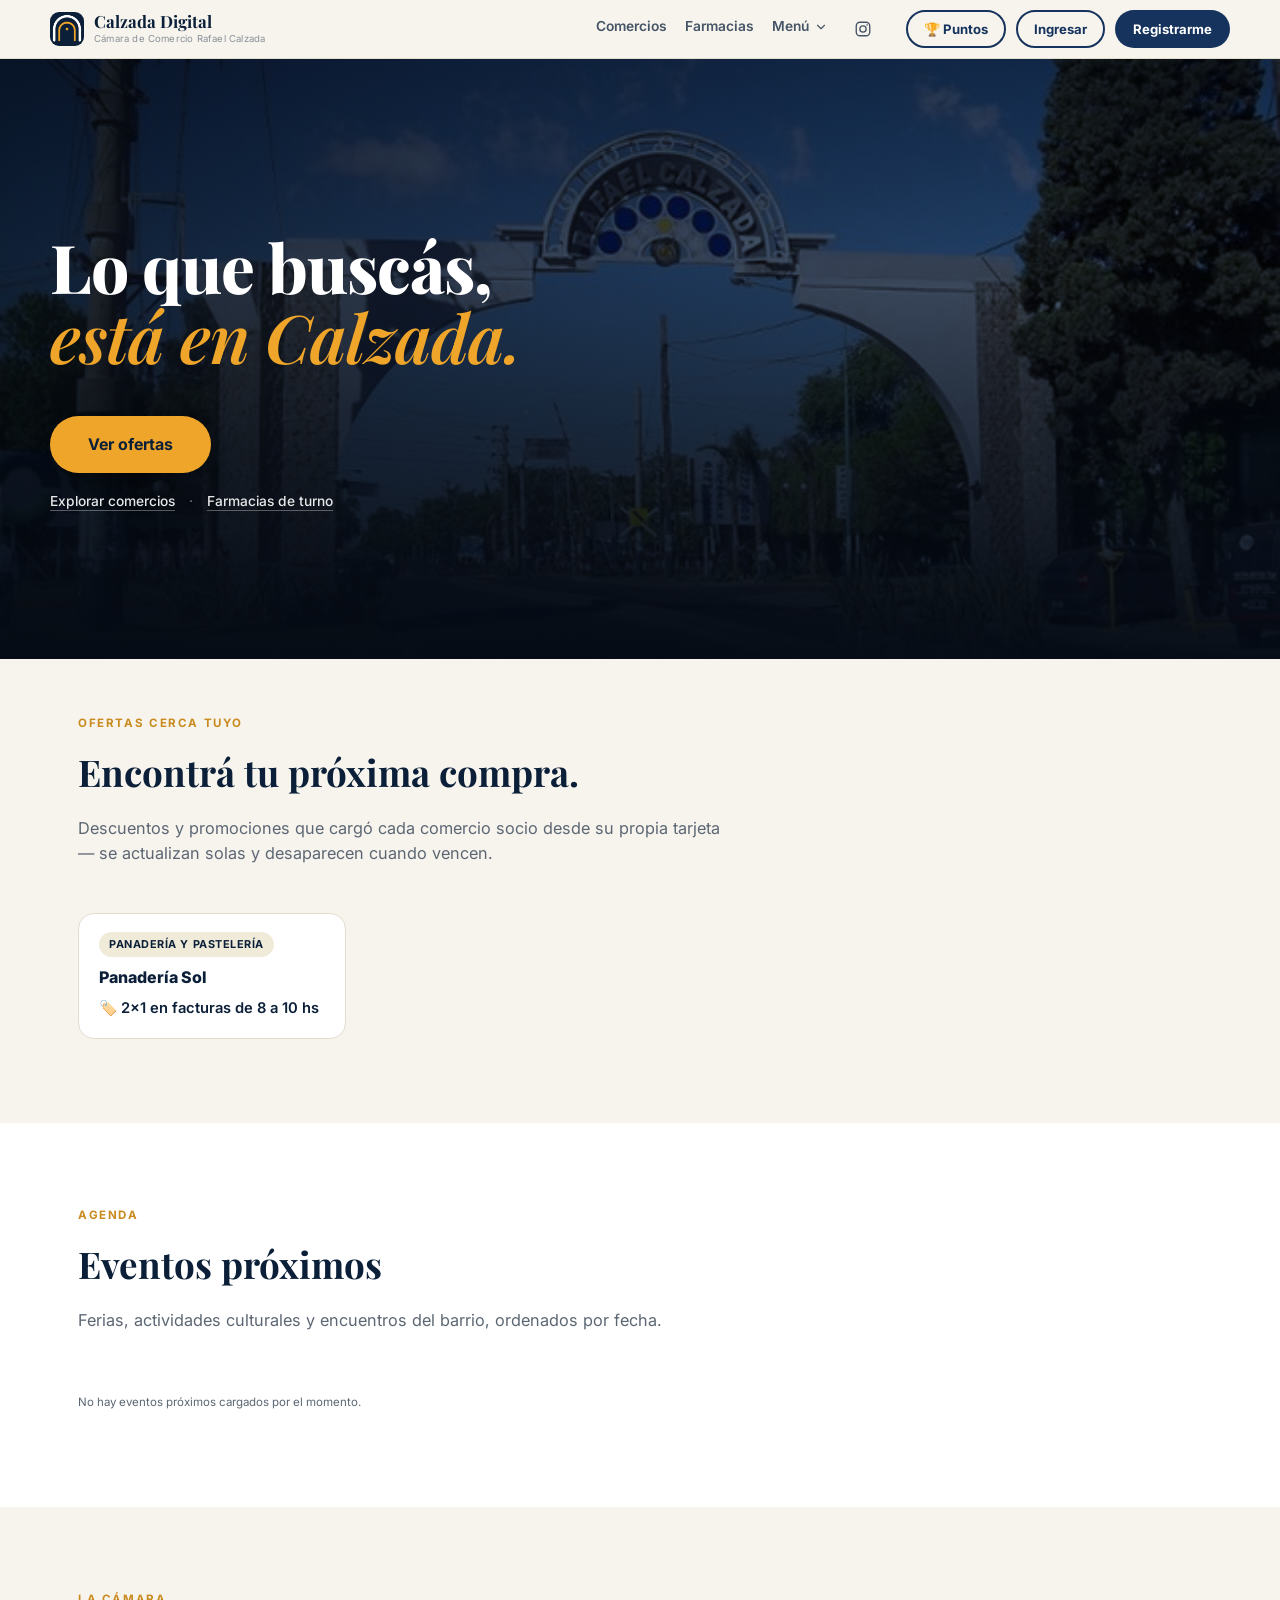
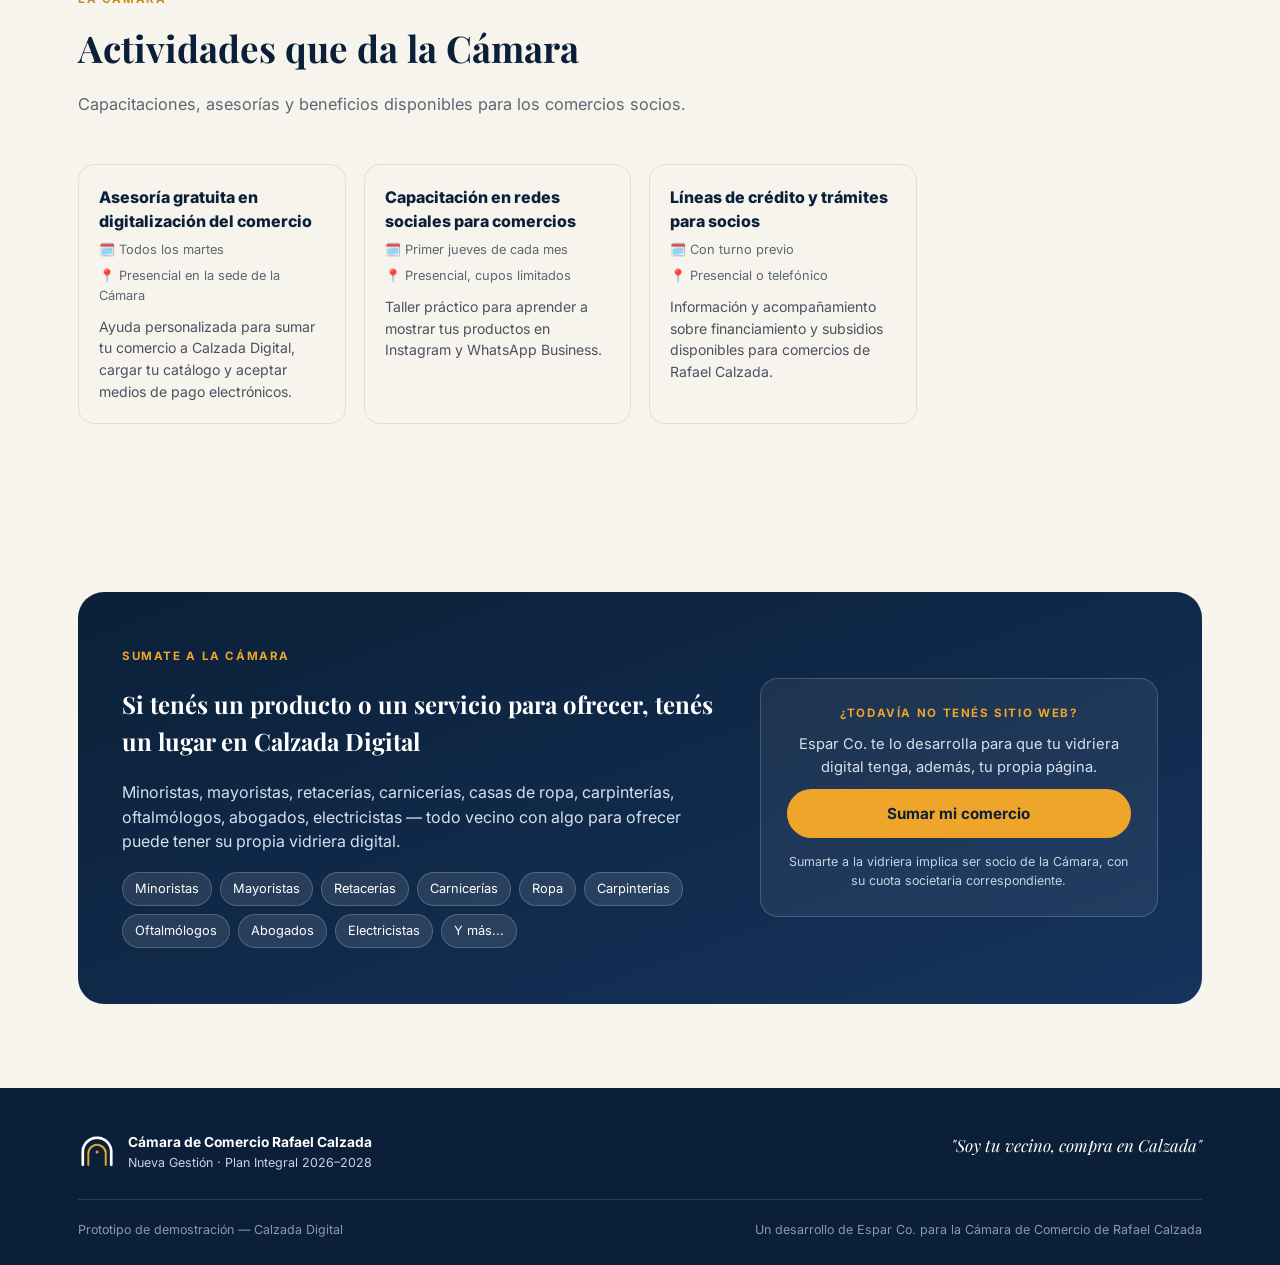
<file: index.html>
<!DOCTYPE html>
<html lang="es">
<head>
<meta charset="UTF-8">
<title>Calzada Digital — Cámara de Comercio Rafael Calzada</title>
<meta name="viewport" content="width=device-width, initial-scale=1.0">
<meta name="description" content="Calzada Digital — la vidriera digital de la Cámara de Comercio de Rafael Calzada. Prototipo de demostración.">
<link rel="icon" type="image/x-icon" href="favicon.ico">
<link rel="manifest" href="manifest.json">
<meta name="theme-color" content="#0b2038">
<link rel="apple-touch-icon" href="assets/img/icons/apple-touch-icon.png">
<meta name="apple-mobile-web-app-capable" content="yes">
<meta name="apple-mobile-web-app-status-bar-style" content="black-translucent">
<meta name="apple-mobile-web-app-title" content="Calzada Digital">
<link rel="stylesheet" href="assets/style.css">
<link rel="stylesheet" href="assets/calzada-digital.css">
</head>
<body data-page="home">


<header>
  <div class="wrap nav">
    <a href="index.html" class="brand">
      <img src="assets/img/logo.png" alt="Calzada Digital">
      <div class="brand-text">
        <div class="b1">Calzada Digital</div>
        <div class="b2">Cámara de Comercio Rafael Calzada</div>
      </div>
    </a>
    <div class="nav-collapse" id="navCollapse">
      <nav class="links">
        <a href="vidriera.html">Comercios</a>
        <a href="farmacias.html">Farmacias</a>
        <div class="nav-dropdown" id="navDropdown">
          <button class="nav-dropdown-toggle" id="navDropdownToggle" type="button" aria-haspopup="true" aria-expanded="false" aria-controls="navDropdownMenu">
            Menú
            <svg viewBox="0 0 24 24" width="14" height="14" fill="none" stroke="currentColor" stroke-width="2" stroke-linecap="round" stroke-linejoin="round"><polyline points="6 9 12 15 18 9"/></svg>
          </button>
          <div class="nav-dropdown-menu" id="navDropdownMenu">
            <a href="conoce-el-barrio.html">Conocé el barrio</a>
            <a href="vidriera.html#fase2">Comparar Productos</a>
            <a href="index.html#sumate">Sumá tu comercio</a>
          </div>
        </div>
        <!-- Instagram de la Cámara: FALTA EL LINK REAL. Reemplazá el href de abajo apenas la Cámara tenga su cuenta de Instagram. -->
        <a class="nav-instagram" href="https://instagram.com/COMPLETAR-INSTAGRAM-CAMARA" target="_blank" rel="noopener" aria-label="Instagram de la Cámara de Comercio (completar link)" title="Completar: falta el link de Instagram de la Cámara">
          <svg viewBox="0 0 24 24" width="18" height="18" fill="none" stroke="currentColor" stroke-width="1.8"><rect x="3" y="3" width="18" height="18" rx="5"/><circle cx="12" cy="12" r="4.2"/><circle cx="17.4" cy="6.6" r="1.1" fill="currentColor" stroke="none"/></svg>
        </a>
      </nav>
      <div class="nav-actions" id="navActions"></div>
    </div>
    <button class="burger" id="burgerBtn" type="button" aria-label="Abrir menú" aria-expanded="false" aria-controls="navCollapse">
      <svg class="burger-icon burger-icon-open" viewBox="0 0 24 24" width="22" height="22" fill="none" stroke="currentColor" stroke-width="2" stroke-linecap="round"><line x1="3" y1="6" x2="21" y2="6"/><line x1="3" y1="12" x2="21" y2="12"/><line x1="3" y1="18" x2="21" y2="18"/></svg>
      <svg class="burger-icon burger-icon-close" viewBox="0 0 24 24" width="22" height="22" fill="none" stroke="currentColor" stroke-width="2" stroke-linecap="round"><line x1="6" y1="6" x2="18" y2="18"/><line x1="6" y1="18" x2="18" y2="6"/></svg>
    </button>
  </div>
</header>

<section class="hero" id="inicio">
  <div class="wrap hero-inner">
    <div class="hero-copy">
      <h1 class="hero-h1"><span class="hero-h1-main">Lo que buscás,</span><span class="hero-h1-accent">está en Calzada.</span></h1>
      <div class="hero-actions">
        <a href="#ofertas" class="btn-hero-primary">Ver ofertas</a>
        <p class="hero-links">
          <a href="vidriera.html">Explorar comercios</a>
          <span aria-hidden="true">·</span>
          <a href="farmacias.html">Farmacias de turno</a>
        </p>
      </div>
    </div>
  </div>
</section>

<section id="ofertas" style="padding-top:56px;">
  <div class="wrap">
    <div class="section-head">
      <div class="eyebrow">Ofertas cerca tuyo</div>
      <h2 class="serif">Encontrá tu próxima compra.</h2>
      <p>Descuentos y promociones que cargó cada comercio socio desde su propia tarjeta — se actualizan solas y desaparecen cuando vencen.</p>
    </div>
    <div id="ofertasLista" class="ofertas-grid"></div>
    <p class="example-tag hidden" id="ofertasVacio">Todavía no hay ofertas cargadas para esta semana — a medida que los comercios socios carguen la suya desde "Mi comercio", van a aparecer acá.</p>
  </div>
</section>

<section class="section-alt" id="eventos">
  <div class="wrap">
    <div class="section-head">
      <div class="eyebrow">Agenda</div>
      <h2 class="serif">Eventos próximos</h2>
      <p>Ferias, actividades culturales y encuentros del barrio, ordenados por fecha.</p>
    </div>
    <div id="eventosLista" class="eventos-list"></div>
    <p class="example-tag hidden" id="eventosVacio">No hay eventos próximos cargados por el momento.</p>
  </div>
</section>

<section id="actividades-camara">
  <div class="wrap">
    <div class="section-head">
      <div class="eyebrow">La Cámara</div>
      <h2 class="serif">Actividades que da la Cámara</h2>
      <p>Capacitaciones, asesorías y beneficios disponibles para los comercios socios.</p>
    </div>
    <div id="actividadesLista" class="actividades-grid"></div>
    <p class="example-tag hidden" id="actividadesVacio">Todavía no hay actividades cargadas.</p>
  </div>
</section>

<section id="sumate">
  <div class="wrap">
    <div class="sumate">
      <div>
        <div class="eyebrow" style="color:var(--gold);">Sumate a la Cámara</div>
        <h2 class="serif">Si tenés un producto o un servicio para ofrecer, tenés un lugar en Calzada Digital</h2>
        <p>Minoristas, mayoristas, retacerías, carnicerías, casas de ropa, carpinterías, oftalmólogos, abogados, electricistas — todo vecino con algo para ofrecer puede tener su propia vidriera digital.</p>
        <div class="rubros-tags">
          <span>Minoristas</span><span>Mayoristas</span><span>Retacerías</span><span>Carnicerías</span>
          <span>Ropa</span><span>Carpinterías</span><span>Oftalmólogos</span><span>Abogados</span><span>Electricistas</span><span>Y más...</span>
        </div>
      </div>
      <div class="sumate-card" id="sumateFormBtn">
        <div class="eyebrow" style="color:var(--gold);">¿Todavía no tenés sitio web?</div>
        <p style="margin:10px 0 0;font-size:.92rem;">Espar Co. te lo desarrolla para que tu vidriera digital tenga, además, tu propia página.</p>
        <button class="btn btn-gold" onclick="toggleSumateForm()">Sumar mi comercio</button>
        <p style="margin:14px 0 0;font-size:.78rem;color:#c7d2e3;">Sumarte a la vidriera implica ser socio de la Cámara, con su cuota societaria correspondiente.</p>
      </div>
    </div>

    <div class="sumate-form-card hidden" id="sumateFormWrap">
      <h3>Sumá tu comercio a la Cámara</h3>
      <p class="sub">Completá estos datos para crear tu cuenta. Una vez aprobado, vas a poder cargar la descripción, las etiquetas de búsqueda y el resto de tu tarjeta desde el botón "🏪 Mi comercio" del menú.</p>
      <div class="sumate-pending-note">⏳ <b>Tu cuenta queda pendiente de aprobación de la Cámara</b> — puede demorar hasta 10 días hábiles. Mientras tanto podés iniciar sesión, pero todavía no vas a poder sumar puntos a tus clientes ni tu comercio va a aparecer en la vidriera pública. Volvé a entrar más adelante para ver si ya te habilitaron.</div>

      <form class="form-panel" id="formComerciante" onsubmit="return submitForm(event,'comerciante')">
        <div class="form-group"><label>Nombre del comercio</label><input type="text" id="comercianteNombre" required maxlength="100"></div>
        <div class="form-group"><label>Rubro</label>
          <select required id="rubroFormSelect"></select>
        </div>
        <div class="form-group"><label>Correo electrónico</label><input type="email" id="comercianteEmail" required maxlength="120" pattern="[a-zA-Z0-9._%+-]+@[a-zA-Z0-9.-]+\.[a-zA-Z]{2,}" title="Ingresá un correo válido, con @ y un dominio (ej: nombre@ejemplo.com)"></div>
        <div class="form-group"><label>Teléfono</label>
          <div class="phone-input"><span class="phone-input-prefix">11</span><input type="tel" id="comercianteTelefono" required inputmode="numeric" maxlength="8" pattern="[0-9]{8}" placeholder="1234 5678" title="Los 8 números que siguen del 11, sin espacios"></div>
        </div>
        <div class="form-group">
          <label>Contraseña</label>
          <div class="pw-field">
            <input type="password" id="comerciantePassword" required minlength="8" maxlength="72">
            <button type="button" class="pw-toggle" data-target="comerciantePassword" aria-label="Mostrar contraseña">👁️</button>
          </div>
          <div class="pw-strength"><div class="pw-strength-fill" id="comerciantePwStrengthFill"></div></div>
          <span class="pw-strength-label" id="comerciantePwStrengthLabel"></span>
          <ul class="pw-checklist" id="comerciantePwChecklist">
            <li data-rule="len">Mínimo 8 caracteres</li>
            <li data-rule="upper">Una letra mayúscula</li>
            <li data-rule="num">Un número</li>
          </ul>
        </div>
        <div class="form-group"><label>Confirmar contraseña</label>
          <div class="pw-field">
            <input type="password" id="comerciantePassword2" required maxlength="72">
            <button type="button" class="pw-toggle" data-target="comerciantePassword2" aria-label="Mostrar contraseña">👁️</button>
          </div>
        </div>
        <div class="form-group"><label>Dirección</label><input type="text" id="comercianteDireccion" required maxlength="150" placeholder="Calle y altura, Rafael Calzada"></div>
        <div class="form-group"><label>¿Ya tenés sitio web?</label>
          <select id="tieneSitio"><option value="no">No, me gustaría tener uno</option><option value="si">Sí, ya tengo</option></select>
        </div>
        <div class="form-group">
          <label>Logo de tu comercio</label>
          <input type="file" id="comercianteLogo" accept="image/png,image/jpeg,image/webp" required>
          <img id="comercianteLogoPreview" class="logo-preview hidden" alt="Vista previa del logo">
          <span class="form-note" style="display:block;margin-top:4px;">Va a aparecer en tu tarjeta de la vidriera. Se guarda automáticamente al crear la cuenta.</span>
        </div>
        <p class="field-error" id="comercianteFormError"></p>
        <button class="btn btn-navy" type="submit" style="width:100%;justify-content:center;">Crear mi cuenta</button>
        <p class="form-note">¿Ya tenés cuenta? <a href="#" class="modal-link" onclick="openModal('login');return false;">Iniciar sesión</a>. Ser socio de la Cámara implica el pago de una cuota societaria.</p>
      </form>
      <div class="confirm-panel form-panel hidden" id="confirmComerciante">
        <div class="check">⏳</div>
        <h3>¡Cuenta creada!</h3>
        <p>Tu comercio quedó <b>pendiente de aprobación de la Cámara</b> (hasta 10 días hábiles). Mientras tanto podés iniciar sesión, pero no vas a poder sumar puntos a tus clientes ni tu comercio va a aparecer todavía en la vidriera. Una vez aprobado, iniciá sesión y vas a ver el botón "🏪 Mi comercio" para cargar el resto de tu tarjeta.</p>
      </div>
    </div>
  </div>
</section>

<footer>
  <div class="wrap">
    <div class="foot-top">
      <div class="foot-brand">
        <img src="assets/img/logo.png" alt="Calzada Digital">
        <div>
          <div style="color:#fff;font-weight:700;">Cámara de Comercio Rafael Calzada</div>
          <div style="font-size:.78rem;">Nueva Gestión · Plan Integral 2026–2028</div>
        </div>
      </div>
      <div class="foot-tagline">"Soy tu vecino, compra en Calzada"</div>
    </div>
    <div class="foot-bottom">
      <span>Prototipo de demostración — Calzada Digital</span>
      <span>Un desarrollo de Espar Co. para la Cámara de Comercio de Rafael Calzada</span>
    </div>
  </div>
</footer>

<!-- MODAL -->
<div class="modal-overlay" id="modalOverlay">
  <div class="modal">
    <button class="close-btn" onclick="closeModal()">✕</button>
    <h3 id="modalTitle">Sumate a Calzada Digital</h3>
    <p class="sub" id="modalSub">Elegí cómo querés participar.</p>
    <div class="tabs" id="modalTabs">
      <button id="tabLogin" onclick="switchTab('login')">Iniciar sesión</button>
      <button id="tabVecino" onclick="switchTab('vecino')">Soy vecino</button>
    </div>

    <div class="pane" id="paneLogin">
      <form class="form-panel" id="formLogin" onsubmit="return submitLogin(event)">
        <div class="form-group"><label>Correo electrónico</label><input type="email" id="loginEmail" required maxlength="120" pattern="[a-zA-Z0-9._%+-]+@[a-zA-Z0-9.-]+\.[a-zA-Z]{2,}" title="Ingresá un correo válido, con @ y un dominio (ej: nombre@ejemplo.com)"></div>
        <div class="form-group"><label>Contraseña</label>
          <div class="pw-field">
            <input type="password" id="loginPassword" required>
            <button type="button" class="pw-toggle" data-target="loginPassword" aria-label="Mostrar contraseña">👁️</button>
          </div>
        </div>
        <p class="field-error" id="loginError"></p>
        <button class="btn btn-navy" type="submit" style="width:100%;justify-content:center;">Ingresar</button>
        <p class="form-note">¿Todavía no tenés cuenta? <a href="#" class="modal-link" onclick="switchTab('vecino');return false;">Registrate como vecino</a> o <a class="modal-link" href="index.html#sumate">sumá tu comercio</a>.</p>
      </form>
      <div class="confirm-panel form-panel hidden" id="confirmLogin">
        <div class="check">✓</div>
        <h3>¡Bienvenido/a de nuevo!</h3>
        <p id="loginWelcomeMsg"></p>
      </div>
    </div>

    <div class="pane" id="paneVecino">
      <form class="form-panel" id="formVecino" onsubmit="return submitForm(event,'vecino')">
        <div class="form-group"><label>Nombre y apellido</label><input type="text" id="vecinoNombre" required maxlength="100"></div>
        <div class="form-group"><label>Correo electrónico</label><input type="email" id="vecinoEmail" required maxlength="120" pattern="[a-zA-Z0-9._%+-]+@[a-zA-Z0-9.-]+\.[a-zA-Z]{2,}" title="Ingresá un correo válido, con @ y un dominio (ej: nombre@ejemplo.com)"></div>
        <div class="form-group"><label>Teléfono</label>
          <div class="phone-input"><span class="phone-input-prefix">11</span><input type="tel" id="vecinoTelefono" required inputmode="numeric" maxlength="8" pattern="[0-9]{8}" placeholder="1234 5678" title="Los 8 números que siguen del 11, sin espacios"></div>
        </div>
        <div class="form-group">
          <label>Contraseña</label>
          <div class="pw-field">
            <input type="password" id="vecinoPassword" required minlength="8" maxlength="72">
            <button type="button" class="pw-toggle" data-target="vecinoPassword" aria-label="Mostrar contraseña">👁️</button>
          </div>
          <div class="pw-strength"><div class="pw-strength-fill" id="vecinoPwStrengthFill"></div></div>
          <span class="pw-strength-label" id="vecinoPwStrengthLabel"></span>
          <ul class="pw-checklist" id="vecinoPwChecklist">
            <li data-rule="len">Mínimo 8 caracteres</li>
            <li data-rule="upper">Una letra mayúscula</li>
            <li data-rule="num">Un número</li>
          </ul>
        </div>
        <div class="form-group"><label>Confirmar contraseña</label>
          <div class="pw-field">
            <input type="password" id="vecinoPassword2" required maxlength="72">
            <button type="button" class="pw-toggle" data-target="vecinoPassword2" aria-label="Mostrar contraseña">👁️</button>
          </div>
        </div>
        <div class="form-group"><label>Domicilio</label><input type="text" id="vecinoDomicilio" required maxlength="150" placeholder="Calle y altura, Rafael Calzada"></div>
        <div class="form-group">
          <label>Año de nacimiento (opcional)</label>
          <input type="number" id="vecinoAnioNacimiento" min="1920" max="2013" placeholder="Ej: 1990">
          <label class="checkbox-inline"><input type="checkbox" id="vecinoAnioNoDecir" onchange="toggleAnioNacimiento()"> Prefiero no decirlo</label>
        </div>
        <div class="form-group">
          <label>Género (opcional)</label>
          <select id="vecinoGenero">
            <option value="">Prefiero no decirlo</option>
            <option value="femenino">Femenino</option>
            <option value="masculino">Masculino</option>
            <option value="otro">Otro</option>
          </select>
        </div>
        <p class="field-error" id="vecinoFormError"></p>
        <button class="btn btn-navy" type="submit" style="width:100%;justify-content:center;">Crear mi cuenta</button>
        <p class="form-note">¿Ya tenés cuenta? <a href="#" class="modal-link" onclick="switchTab('login');return false;">Iniciar sesión</a>.<br>Maqueta de demostración: tu cuenta se guarda solo en este navegador (todavía no hay una base de datos compartida real).</p>
      </form>
      <div class="confirm-panel form-panel hidden" id="confirmVecino">
        <div class="check">✓</div>
        <h3>¡Listo!</h3>
        <p>Ya quedaste registrado como vecino de Calzada Digital en este navegador. En la versión real con base de datos compartida, tu cuenta y tu domicilio van a servir para recomendarte los comercios más cercanos.</p>
      </div>
    </div>

  </div>
</div>


<!-- MODAL: consultar saldo de puntos (para cualquier vecino, con o sin cuenta) -->
<div class="modal-overlay" id="saldoModalOverlay">
  <div class="modal">
    <button class="close-btn" onclick="closeSaldoModal()">✕</button>
    <h3>🏆 Puntos de fidelidad</h3>
    <p class="sub">Consultá cuántos puntos tenés acumulados con tu número de teléfono.</p>

    <form class="form-panel" id="saldoForm" onsubmit="return consultarYMostrarSaldo(event)">
      <div class="form-group"><label>Teléfono</label>
      <div class="phone-input"><span class="phone-input-prefix">11</span><input type="tel" id="saldoTelefono" required inputmode="numeric" maxlength="8" pattern="[0-9]{8}" placeholder="1234 5678" title="Los 8 números que siguen del 11, sin espacios"></div>
    </div>
      <p class="field-error" id="saldoError"></p>
      <button class="btn btn-navy" type="submit" style="width:100%;justify-content:center;">Consultar</button>
    </form>
    <div class="confirm-panel form-panel hidden" id="saldoResultado">
      <div class="check">🏆</div>
      <h3><span id="saldoNumero">0</span> puntos</h3>
      <p>Se acumula 1 punto cada $1.000 de compra en los comercios socios de la Cámara. Canjealos por cafés o vouchers en los comercios participantes.</p>
      <button class="btn btn-outline btn-sm" type="button" onclick="volverAConsultarSaldo()">Consultar otro teléfono</button>
    </div>
  </div>
</div>

<!-- MODAL: el comercio suma o canjea puntos a un vecino -->
<div class="modal-overlay" id="puntosModalOverlay">
  <div class="modal">
    <button class="close-btn" onclick="closePuntosModal()">✕</button>
    <h3>Puntos de fidelidad</h3>
    <p class="sub">Sumá o canjeá puntos para un vecino usando su número de teléfono.</p>
    <div class="tabs">
      <button id="tabSumar" onclick="switchPuntosTab('sumar')">Sumar puntos</button>
      <button id="tabCanjear" onclick="switchPuntosTab('canjear')">Canjear puntos</button>
    </div>

    <div class="pane" id="paneSumar">
      <form class="form-panel" id="formSumarPuntos" onsubmit="return submitSumarPuntos(event)">
        <div class="form-group"><label>Teléfono del vecino</label>
          <div class="phone-input"><span class="phone-input-prefix">11</span><input type="tel" id="sumarTelefono" required inputmode="numeric" maxlength="8" pattern="[0-9]{8}" placeholder="1234 5678" title="Los 8 números que siguen del 11, sin espacios"></div>
        </div>
        <div class="form-group"><label>Monto de la compra ($)</label><input type="number" min="1" max="100000" step="1" id="sumarMonto" required placeholder="Ej: 4500" oninput="updatePuntosPreview()"></div>
        <p class="form-note" id="sumarPreview">Se sumarán 0 puntos (1 punto cada $1.000 de compra).</p>
        <p class="field-error" id="sumarPuntosError"></p>
        <button class="btn btn-navy" type="submit" style="width:100%;justify-content:center;">Sumar puntos</button>
      </form>
      <div class="confirm-panel form-panel hidden" id="confirmSumarPuntos">
        <div class="check">✓</div>
        <h3>¡Listo!</h3>
        <p id="sumarPuntosMsg"></p>
      </div>
    </div>

    <div class="pane" id="paneCanjear">
      <form class="form-panel" id="formCanjearPuntos" onsubmit="return submitCanjearPuntos(event)">
        <div class="form-group"><label>Teléfono del vecino</label>
          <div class="phone-input"><span class="phone-input-prefix">11</span><input type="tel" id="canjearTelefono" required inputmode="numeric" maxlength="8" pattern="[0-9]{8}" placeholder="1234 5678" title="Los 8 números que siguen del 11, sin espacios"></div>
        </div>
        <div class="form-group"><label>Puntos a descontar</label><input type="number" min="1" step="1" id="canjearPuntos" required placeholder="Ej: 100"></div>
        <div class="form-group"><label>¿Por qué lo canjea?</label><input type="text" id="canjearDescripcion" required maxlength="200" placeholder="Ej: 1 café"></div>
        <p class="field-error" id="canjearPuntosError"></p>
        <button class="btn btn-navy" type="submit" style="width:100%;justify-content:center;">Canjear puntos</button>
      </form>
      <div class="confirm-panel form-panel hidden" id="confirmCanjearPuntos">
        <div class="check">✓</div>
        <h3>¡Listo!</h3>
        <p id="canjearPuntosMsg"></p>
      </div>
    </div>
  </div>
</div>

<!-- MODAL: "Mi comercio" — el propio comercio carga/actualiza los datos de
     su tarjeta (solo aparece en el menú una vez que la Cámara lo aprueba) -->
<div class="modal-overlay" id="miComercioModalOverlay">
  <div class="modal">
    <button class="close-btn" onclick="closeMiComercioModal()">✕</button>
    <h3>🏪 Mi comercio</h3>
    <p class="sub">Estos son los datos que se muestran en tu tarjeta de la vidriera — actualizalos cuando quieras.</p>

    <form class="form-panel" id="formMiComercio" onsubmit="return submitMiComercio(event)">
      <div class="form-group"><label>Rubro</label><select id="miComercioRubro"></select></div>
      <div class="form-group"><label>Descripción</label><textarea id="miComercioDescripcion" rows="3" maxlength="500" placeholder="Contá brevemente qué ofrecés"></textarea><span class="char-counter" id="miComercioDescripcionCount"></span></div>
      <div class="form-group"><label>Dirección</label><input type="text" id="miComercioDireccion" maxlength="150" placeholder="Calle y altura, Rafael Calzada"><span class="char-counter" id="miComercioDireccionCount"></span></div>
      <div class="form-group"><label>Teléfono</label>
      <div class="phone-input"><span class="phone-input-prefix">11</span><input type="tel" id="miComercioTelefono" inputmode="numeric" maxlength="8" pattern="[0-9]{8}" placeholder="1234 5678" title="Los 8 números que siguen del 11, sin espacios"></div>
    </div>
      <div class="form-group"><label>¿Tenés sitio web?</label>
        <select id="miComercioTieneSitio" onchange="toggleMiComercioSitioWeb()">
          <option value="no">No</option>
          <option value="si">Sí</option>
        </select>
      </div>
      <div class="form-group hidden" id="miComercioSitioWebGroup">
        <label>URL de tu sitio web</label>
        <input type="text" id="miComercioSitioWeb" maxlength="200" placeholder="www.tucomercio.com"><span class="char-counter" id="miComercioSitioWebCount"></span>
      </div>
      <div class="form-group"><label>Etiquetas de búsqueda</label><input type="text" id="miComercioTags" maxlength="300" placeholder="Separadas por ; — ej: kiosco;bebidas;golosinas"><span class="char-counter" id="miComercioTagsCount"></span></div>
      <div class="form-group">
        <label>Logo de tu comercio</label>
        <img id="miComercioLogoActual" class="logo-preview hidden" alt="Tu logo actual">
        <input type="file" id="miComercioLogo" accept="image/png,image/jpeg,image/webp">
        <img id="miComercioLogoPreview" class="logo-preview hidden" alt="Vista previa del nuevo logo">
        <span class="form-note" style="display:block;margin-top:4px;">Dejalo vacío para mantener el logo que ya tenés — si elegís un archivo nuevo, reemplaza al anterior.</span>
        <div class="logo-historial hidden" id="miComercioLogoHistorial">
          <span class="form-note" style="display:block;margin-bottom:6px;">O volvé a uno de tus logos anteriores:</span>
          <div class="logo-historial-lista" id="miComercioLogoHistorialLista"></div>
        </div>
      </div>
      <div class="form-group">
        <label>Oferta de esta semana (opcional)</label>
        <input type="text" id="miComercioOferta" maxlength="200" placeholder="Ej: 20% off en fiambres de pierna"><span class="char-counter" id="miComercioOfertaCount"></span>
        <span class="form-note" style="display:block;margin-top:4px;">Si la cargás, va a aparecer en "Ofertas de la semana" de la portada mientras esté vigente.</span>
      </div>
      <div class="form-group" id="miComercioOfertaVenceGroup">
        <label>¿Hasta cuándo vale? (opcional)</label>
        <input type="date" id="miComercioOfertaVence">
      </div>
      <p class="field-error" id="miComercioError"></p>
      <button class="btn btn-navy" type="submit" style="width:100%;justify-content:center;">Guardar cambios</button>
      <p class="form-note hidden" id="miComercioGuardadoMsg">✓ Guardado — ya se actualizó tu tarjeta en la vidriera.</p>
    </form>
  </div>
</div>

<div id="cdBottomNav"></div>

<script src="assets/site.js"></script>
<script src="assets/categorias.js"></script>
<script src="assets/calzada-digital.js"></script>
</body>
</html>
</file>
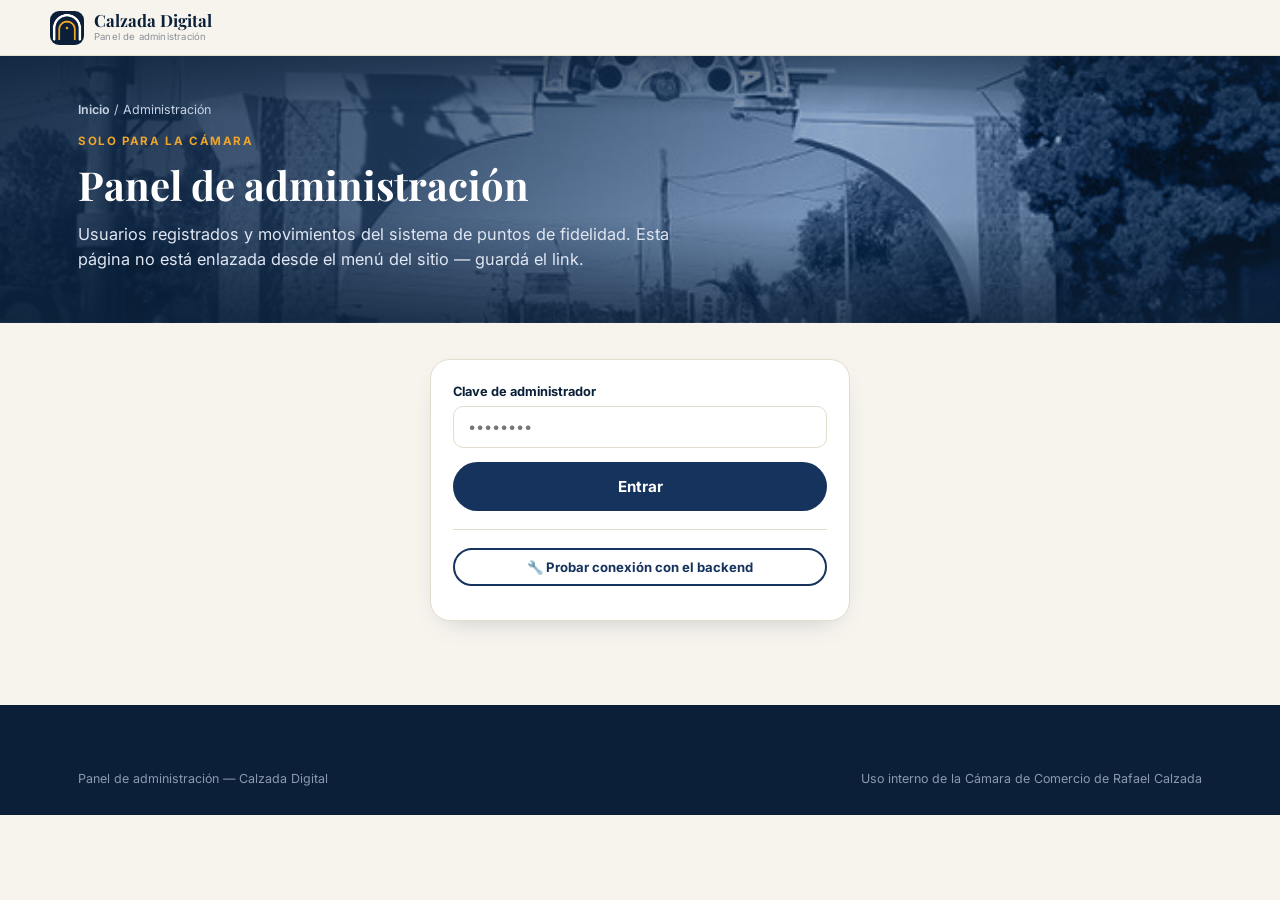
<file: admin.html>
<!DOCTYPE html>
<html lang="es">
<head>
<meta charset="UTF-8">
<title>Panel de administración — Calzada Digital</title>
<meta name="viewport" content="width=device-width, initial-scale=1.0">
<meta name="robots" content="noindex, nofollow">
<link rel="icon" type="image/x-icon" href="favicon.ico">
<link rel="stylesheet" href="assets/style.css">
<link rel="stylesheet" href="assets/calzada-digital.css">
</head>
<body>

<header>
  <div class="wrap nav">
    <a href="index.html" class="brand">
      <img src="assets/img/logo.png" alt="Calzada Digital">
      <div class="brand-text">
        <div class="b1">Calzada Digital</div>
        <div class="b2">Panel de administración</div>
      </div>
    </a>
  </div>
</header>

<section class="page-hero">
  <div class="wrap">
    <div class="breadcrumb"><a href="index.html">Inicio</a> / Administración</div>
    <div class="eyebrow">Solo para la Cámara</div>
    <h1 class="serif">Panel de administración</h1>
    <p class="lead">Usuarios registrados y movimientos del sistema de puntos de fidelidad. Esta página no está enlazada desde el menú del sitio — guardá el link.</p>
  </div>
</section>

<section style="padding-top:36px;">
  <div class="wrap">

    <div id="adminGate" class="search-box" style="max-width:420px;margin:0 auto;">
      <div class="form-group">
        <label>Clave de administrador</label>
        <input type="password" id="adminPasswordInput" placeholder="••••••••">
      </div>
      <p class="field-error" id="adminError"></p>
      <button class="btn btn-navy" style="width:100%;justify-content:center;" onclick="adminLogin()">Entrar</button>
      <p class="form-note" id="adminBackendNote"></p>
      <hr style="border:none;border-top:1px solid var(--line);margin:18px 0;">
      <button class="btn btn-outline btn-sm" type="button" style="width:100%;justify-content:center;" onclick="probarConexionBackend()">🔧 Probar conexión con el backend</button>
      <p class="form-note" id="testConexionResultado"></p>
    </div>

    <div id="adminPanel" class="hidden">
      <div class="section-head">
        <div class="eyebrow">Analítica</div>
        <h2 class="serif">Visitantes</h2>
        <p>Acá se muestra la cantidad de visitantes únicos de las últimas semanas. El análisis completo (navegación, comportamiento, búsquedas, segmentación por franja etaria y género, cruces entre variables) se procesa aparte, directamente sobre los registros del backend — para pedir el informe detallado, contactar a la Cámara.</p>
      </div>
      <div class="admin-stats" id="adminAnalyticsTotales"></div>
      <div style="margin-bottom:56px;">
        <button class="btn btn-outline btn-sm" type="button" onclick="exportarAnaliticaAdmin()">📄 Exportar analítica a Drive (CSV)</button>
        <p class="form-note" id="adminExportarAnaliticaResultado"></p>
      </div>

      <div class="section-head">
        <div class="eyebrow">Comercios registrados</div>
        <h2 class="serif">Aprobación y cuota societaria</h2>
        <p id="adminComerciosCount"></p>
      </div>
      <div class="compare-table-wrap" style="margin-bottom:56px;">
        <table class="compare" id="adminComerciosTable">
          <thead><tr><th>Logo</th><th>Nombre</th><th>Correo</th><th>Teléfono</th><th>Dirección</th><th>Rubro</th><th>Alta</th><th>Aprobación</th><th>Cuota</th><th>Acciones</th></tr></thead>
          <tbody id="adminComerciosBody"></tbody>
        </table>
      </div>

      <div class="section-head">
        <div class="eyebrow">Vecinos registrados</div>
        <h2 class="serif">Ordenados por puntos</h2>
        <p id="adminVecinosCount"></p>
      </div>
      <div class="compare-table-wrap" style="margin-bottom:56px;">
        <table class="compare" id="adminVecinosTable">
          <thead><tr><th>Nombre</th><th>Correo</th><th>Teléfono</th><th>Dirección</th><th>Año nac.</th><th>Género</th><th>Alta</th><th>Puntos</th></tr></thead>
          <tbody id="adminVecinosBody"></tbody>
        </table>
      </div>

      <div class="section-head">
        <div class="eyebrow">Puntos de fidelidad</div>
        <h2 class="serif">Movimientos y canjes</h2>
        <p>Todo queda registrado acá para auditar (nunca se borra). Para anular un movimiento sospechoso, abrí la planilla de Google Sheets y escribí "anulado" en la columna "estado" de esa fila — deja de contar para el saldo del vecino sin perder el historial.</p>
      </div>
      <div class="compare-table-wrap" style="margin-bottom:56px;">
        <table class="compare" id="adminMovimientosTable">
          <thead><tr><th>Fecha</th><th>Tipo</th><th>Comercio</th><th>Teléfono vecino</th><th>Detalle</th><th>Puntos</th><th>Estado</th></tr></thead>
          <tbody id="adminMovimientosBody"></tbody>
        </table>
      </div>

      <div class="section-head">
        <div class="eyebrow">Calzada Digital</div>
        <h2 class="serif">Historias y banners pendientes</h2>
        <p>Revisá la imagen y el comprobante de cada envío y aprobalo o rechazalo — una vez aprobada, la historia o el banner aparece de inmediato en la vidriera.</p>
      </div>
      <div class="compare-table-wrap">
        <table class="compare" id="cdAdminHistoriasTable">
          <thead><tr><th>Comercio</th><th>Tipo</th><th>Imagen</th><th>Comprobante</th><th>Fecha</th><th>Estado</th><th>Acciones</th></tr></thead>
          <tbody id="cdAdminHistoriasBody"></tbody>
        </table>
      </div>
    </div>

  </div>
</section>

<footer>
  <div class="wrap">
    <div class="foot-bottom">
      <span>Panel de administración — Calzada Digital</span>
      <span>Uso interno de la Cámara de Comercio de Rafael Calzada</span>
    </div>
  </div>
</footer>

<script src="assets/site.js"></script>
<script src="assets/categorias.js"></script>
<script src="assets/calzada-digital.js"></script>
<script>
  document.getElementById('adminBackendNote').textContent = hasBackend()
    ? ''
    : 'Todavía no configuraste el backend real (ver backend/Code.gs) — esto muestra solo lo guardado en localStorage de este navegador, a modo de demo. Clave de prueba: "' + ADMIN_LOCAL_DEMO_PASSWORD + '".';
  document.getElementById('adminPasswordInput').addEventListener('keydown', function (e) {
    if (e.key === 'Enter') { e.preventDefault(); adminLogin(); }
  });
</script>
</body>
</html>
</file>
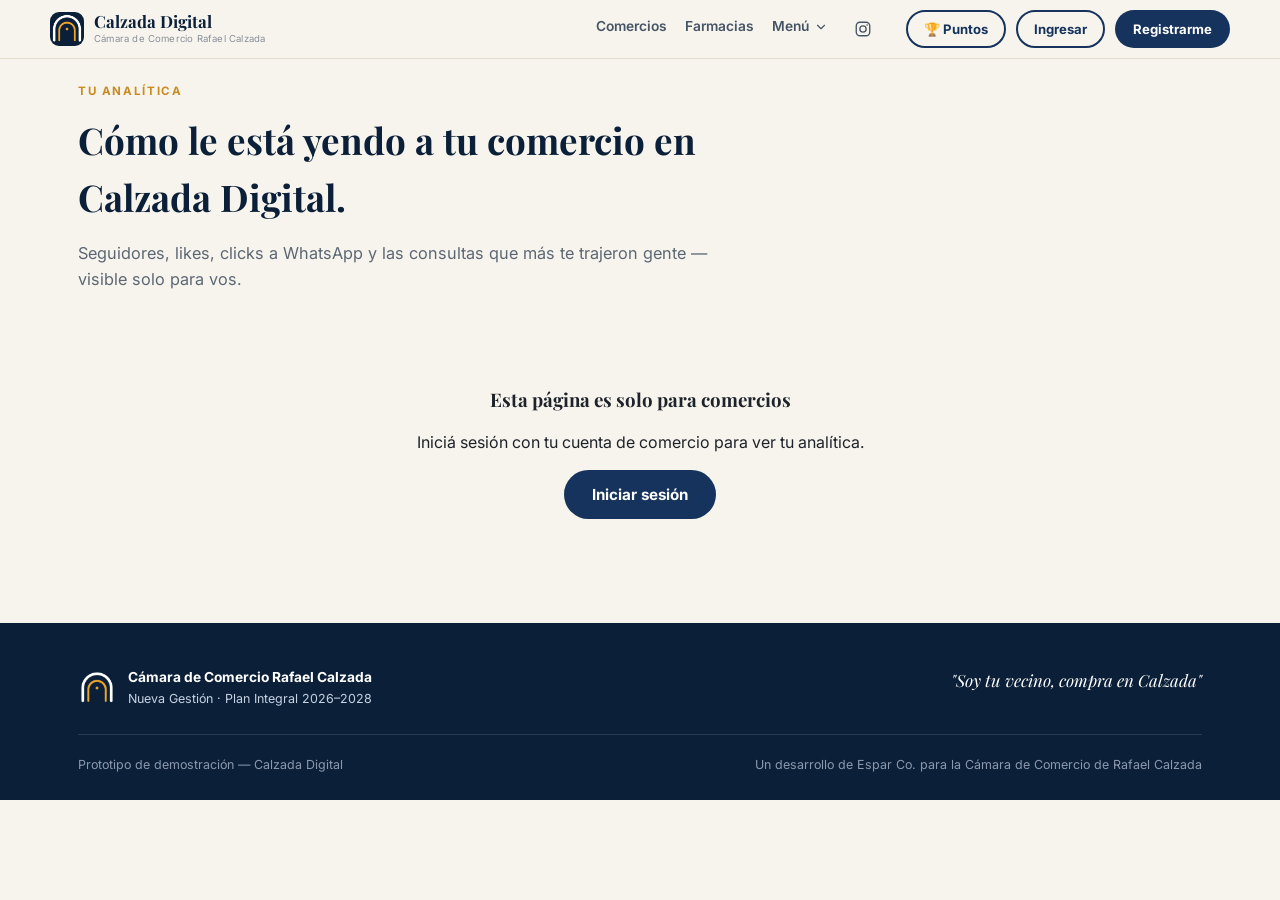
<file: analitica.html>
<!DOCTYPE html>
<html lang="es">
<head>
<meta charset="UTF-8">
<title>Tu analítica — Calzada Digital</title>
<meta name="viewport" content="width=device-width, initial-scale=1.0">
<meta name="description" content="Seguidores, likes, clicks a WhatsApp y consultas más populares de tu comercio en Calzada Digital.">
<link rel="icon" type="image/x-icon" href="favicon.ico">
<link rel="manifest" href="manifest.json">
<meta name="theme-color" content="#0b2038">
<link rel="apple-touch-icon" href="assets/img/icons/apple-touch-icon.png">
<meta name="apple-mobile-web-app-capable" content="yes">
<meta name="apple-mobile-web-app-status-bar-style" content="black-translucent">
<meta name="apple-mobile-web-app-title" content="Calzada Digital">
<link rel="stylesheet" href="assets/style.css">
<link rel="stylesheet" href="assets/calzada-digital.css">
</head>
<body data-page="analitica">

<header>
  <div class="wrap nav">
    <a href="index.html" class="brand">
      <img src="assets/img/logo.png" alt="Calzada Digital">
      <div class="brand-text">
        <div class="b1">Calzada Digital</div>
        <div class="b2">Cámara de Comercio Rafael Calzada</div>
      </div>
    </a>
    <div class="nav-collapse" id="navCollapse">
      <nav class="links">
        <a href="vidriera.html">Comercios</a>
        <a href="farmacias.html">Farmacias</a>
        <div class="nav-dropdown" id="navDropdown">
          <button class="nav-dropdown-toggle" id="navDropdownToggle" type="button" aria-haspopup="true" aria-expanded="false" aria-controls="navDropdownMenu">
            Menú
            <svg viewBox="0 0 24 24" width="14" height="14" fill="none" stroke="currentColor" stroke-width="2" stroke-linecap="round" stroke-linejoin="round"><polyline points="6 9 12 15 18 9"/></svg>
          </button>
          <div class="nav-dropdown-menu" id="navDropdownMenu">
            <a href="conoce-el-barrio.html">Conocé el barrio</a>
            <a href="vidriera.html#fase2">Comparar Productos</a>
            <a href="index.html#sumate">Sumá tu comercio</a>
          </div>
        </div>
        <!-- Instagram de la Cámara: FALTA EL LINK REAL. Reemplazá el href de abajo apenas la Cámara tenga su cuenta de Instagram. -->
        <a class="nav-instagram" href="https://instagram.com/COMPLETAR-INSTAGRAM-CAMARA" target="_blank" rel="noopener" aria-label="Instagram de la Cámara de Comercio (completar link)" title="Completar: falta el link de Instagram de la Cámara">
          <svg viewBox="0 0 24 24" width="18" height="18" fill="none" stroke="currentColor" stroke-width="1.8"><rect x="3" y="3" width="18" height="18" rx="5"/><circle cx="12" cy="12" r="4.2"/><circle cx="17.4" cy="6.6" r="1.1" fill="currentColor" stroke="none"/></svg>
        </a>
      </nav>
      <div class="nav-actions" id="navActions"></div>
    </div>
    <button class="burger" id="burgerBtn" type="button" aria-label="Abrir menú" aria-expanded="false" aria-controls="navCollapse">
      <svg class="burger-icon burger-icon-open" viewBox="0 0 24 24" width="22" height="22" fill="none" stroke="currentColor" stroke-width="2" stroke-linecap="round"><line x1="3" y1="6" x2="21" y2="6"/><line x1="3" y1="12" x2="21" y2="12"/><line x1="3" y1="18" x2="21" y2="18"/></svg>
      <svg class="burger-icon burger-icon-close" viewBox="0 0 24 24" width="22" height="22" fill="none" stroke="currentColor" stroke-width="2" stroke-linecap="round"><line x1="6" y1="6" x2="18" y2="18"/><line x1="6" y1="18" x2="18" y2="6"/></svg>
    </button>
  </div>
</header>

<!-- Sin hero de foto acá: mismo criterio que Vidriera, Farmacias y Cuenta. -->
<section style="padding-top:24px;padding-bottom:56px;">
  <div class="wrap">
    <div class="section-head" style="margin-bottom:26px;">
      <div class="eyebrow">Tu analítica</div>
      <h2 class="serif">Cómo le está yendo a tu comercio en Calzada Digital.</h2>
      <p>Seguidores, likes, clicks a WhatsApp y las consultas que más te trajeron gente — visible solo para vos.</p>
    </div>
    <div id="cdAnalitica"></div>
  </div>
</section>

<footer>
  <div class="wrap">
    <div class="foot-top">
      <div class="foot-brand">
        <img src="assets/img/logo.png" alt="Calzada Digital">
        <div>
          <div style="color:#fff;font-weight:700;">Cámara de Comercio Rafael Calzada</div>
          <div style="font-size:.78rem;">Nueva Gestión · Plan Integral 2026–2028</div>
        </div>
      </div>
      <div class="foot-tagline">"Soy tu vecino, compra en Calzada"</div>
    </div>
    <div class="foot-bottom">
      <span>Prototipo de demostración — Calzada Digital</span>
      <span>Un desarrollo de Espar Co. para la Cámara de Comercio de Rafael Calzada</span>
    </div>
  </div>
</footer>

<!-- MODAL -->
<div class="modal-overlay" id="modalOverlay">
  <div class="modal">
    <button class="close-btn" onclick="closeModal()">✕</button>
    <h3 id="modalTitle">Sumate a Calzada Digital</h3>
    <p class="sub" id="modalSub">Elegí cómo querés participar.</p>
    <div class="tabs" id="modalTabs">
      <button id="tabLogin" onclick="switchTab('login')">Iniciar sesión</button>
      <button id="tabVecino" onclick="switchTab('vecino')">Soy vecino</button>
    </div>

    <div class="pane" id="paneLogin">
      <form class="form-panel" id="formLogin" onsubmit="return submitLogin(event)">
        <div class="form-group"><label>Correo electrónico</label><input type="email" id="loginEmail" required maxlength="120" pattern="[a-zA-Z0-9._%+-]+@[a-zA-Z0-9.-]+\.[a-zA-Z]{2,}" title="Ingresá un correo válido, con @ y un dominio (ej: nombre@ejemplo.com)"></div>
        <div class="form-group"><label>Contraseña</label>
          <div class="pw-field">
            <input type="password" id="loginPassword" required>
            <button type="button" class="pw-toggle" data-target="loginPassword" aria-label="Mostrar contraseña">👁️</button>
          </div>
        </div>
        <p class="field-error" id="loginError"></p>
        <button class="btn btn-navy" type="submit" style="width:100%;justify-content:center;">Ingresar</button>
        <p class="form-note">¿Todavía no tenés cuenta? <a href="#" class="modal-link" onclick="switchTab('vecino');return false;">Registrate como vecino</a> o <a class="modal-link" href="index.html#sumate">sumá tu comercio</a>.</p>
      </form>
      <div class="confirm-panel form-panel hidden" id="confirmLogin">
        <div class="check">✓</div>
        <h3>¡Bienvenido/a de nuevo!</h3>
        <p id="loginWelcomeMsg"></p>
      </div>
    </div>

    <div class="pane" id="paneVecino">
      <form class="form-panel" id="formVecino" onsubmit="return submitForm(event,'vecino')">
        <div class="form-group"><label>Nombre y apellido</label><input type="text" id="vecinoNombre" required maxlength="100"></div>
        <div class="form-group"><label>Correo electrónico</label><input type="email" id="vecinoEmail" required maxlength="120" pattern="[a-zA-Z0-9._%+-]+@[a-zA-Z0-9.-]+\.[a-zA-Z]{2,}" title="Ingresá un correo válido, con @ y un dominio (ej: nombre@ejemplo.com)"></div>
        <div class="form-group"><label>Teléfono</label>
          <div class="phone-input"><span class="phone-input-prefix">11</span><input type="tel" id="vecinoTelefono" required inputmode="numeric" maxlength="8" pattern="[0-9]{8}" placeholder="1234 5678" title="Los 8 números que siguen del 11, sin espacios"></div>
        </div>
        <div class="form-group">
          <label>Contraseña</label>
          <div class="pw-field">
            <input type="password" id="vecinoPassword" required minlength="8" maxlength="72">
            <button type="button" class="pw-toggle" data-target="vecinoPassword" aria-label="Mostrar contraseña">👁️</button>
          </div>
          <div class="pw-strength"><div class="pw-strength-fill" id="vecinoPwStrengthFill"></div></div>
          <span class="pw-strength-label" id="vecinoPwStrengthLabel"></span>
          <ul class="pw-checklist" id="vecinoPwChecklist">
            <li data-rule="len">Mínimo 8 caracteres</li>
            <li data-rule="upper">Una letra mayúscula</li>
            <li data-rule="num">Un número</li>
          </ul>
        </div>
        <div class="form-group"><label>Confirmar contraseña</label>
          <div class="pw-field">
            <input type="password" id="vecinoPassword2" required maxlength="72">
            <button type="button" class="pw-toggle" data-target="vecinoPassword2" aria-label="Mostrar contraseña">👁️</button>
          </div>
        </div>
        <div class="form-group"><label>Domicilio</label><input type="text" id="vecinoDomicilio" required maxlength="150" placeholder="Calle y altura, Rafael Calzada"></div>
        <div class="form-group">
          <label>Año de nacimiento (opcional)</label>
          <input type="number" id="vecinoAnioNacimiento" min="1920" max="2013" placeholder="Ej: 1990">
          <label class="checkbox-inline"><input type="checkbox" id="vecinoAnioNoDecir" onchange="toggleAnioNacimiento()"> Prefiero no decirlo</label>
        </div>
        <div class="form-group">
          <label>Género (opcional)</label>
          <select id="vecinoGenero">
            <option value="">Prefiero no decirlo</option>
            <option value="femenino">Femenino</option>
            <option value="masculino">Masculino</option>
            <option value="otro">Otro</option>
          </select>
        </div>
        <p class="field-error" id="vecinoFormError"></p>
        <button class="btn btn-navy" type="submit" style="width:100%;justify-content:center;">Crear mi cuenta</button>
        <p class="form-note">¿Ya tenés cuenta? <a href="#" class="modal-link" onclick="switchTab('login');return false;">Iniciar sesión</a>.<br>Maqueta de demostración: tu cuenta se guarda solo en este navegador (todavía no hay una base de datos compartida real).</p>
      </form>
      <div class="confirm-panel form-panel hidden" id="confirmVecino">
        <div class="check">✓</div>
        <h3>¡Listo!</h3>
        <p>Ya quedaste registrado como vecino de Calzada Digital en este navegador. En la versión real con base de datos compartida, tu cuenta y tu domicilio van a servir para recomendarte los comercios más cercanos.</p>
      </div>
    </div>

  </div>
</div>

<!-- MODAL: consultar saldo de puntos (para cualquier vecino, con o sin cuenta) -->
<div class="modal-overlay" id="saldoModalOverlay">
  <div class="modal">
    <button class="close-btn" onclick="closeSaldoModal()">✕</button>
    <h3>🏆 Puntos de fidelidad</h3>
    <p class="sub">Consultá cuántos puntos tenés acumulados con tu número de teléfono.</p>

    <form class="form-panel" id="saldoForm" onsubmit="return consultarYMostrarSaldo(event)">
      <div class="form-group"><label>Teléfono</label>
      <div class="phone-input"><span class="phone-input-prefix">11</span><input type="tel" id="saldoTelefono" required inputmode="numeric" maxlength="8" pattern="[0-9]{8}" placeholder="1234 5678" title="Los 8 números que siguen del 11, sin espacios"></div>
    </div>
      <p class="field-error" id="saldoError"></p>
      <button class="btn btn-navy" type="submit" style="width:100%;justify-content:center;">Consultar</button>
    </form>
    <div class="confirm-panel form-panel hidden" id="saldoResultado">
      <div class="check">🏆</div>
      <h3><span id="saldoNumero">0</span> puntos</h3>
      <p>Se acumula 1 punto cada $1.000 de compra en los comercios socios de la Cámara. Canjealos por cafés o vouchers en los comercios participantes.</p>
      <button class="btn btn-outline btn-sm" type="button" onclick="volverAConsultarSaldo()">Consultar otro teléfono</button>
    </div>
  </div>
</div>

<!-- MODAL: el comercio suma o canjea puntos a un vecino -->
<div class="modal-overlay" id="puntosModalOverlay">
  <div class="modal">
    <button class="close-btn" onclick="closePuntosModal()">✕</button>
    <h3>Puntos de fidelidad</h3>
    <p class="sub">Sumá o canjeá puntos para un vecino usando su número de teléfono.</p>
    <div class="tabs">
      <button id="tabSumar" onclick="switchPuntosTab('sumar')">Sumar puntos</button>
      <button id="tabCanjear" onclick="switchPuntosTab('canjear')">Canjear puntos</button>
    </div>

    <div class="pane" id="paneSumar">
      <form class="form-panel" id="formSumarPuntos" onsubmit="return submitSumarPuntos(event)">
        <div class="form-group"><label>Teléfono del vecino</label>
          <div class="phone-input"><span class="phone-input-prefix">11</span><input type="tel" id="sumarTelefono" required inputmode="numeric" maxlength="8" pattern="[0-9]{8}" placeholder="1234 5678" title="Los 8 números que siguen del 11, sin espacios"></div>
        </div>
        <div class="form-group"><label>Monto de la compra ($)</label><input type="number" min="1" max="100000" step="1" id="sumarMonto" required placeholder="Ej: 4500" oninput="updatePuntosPreview()"></div>
        <p class="form-note" id="sumarPreview">Se sumarán 0 puntos (1 punto cada $1.000 de compra).</p>
        <p class="field-error" id="sumarPuntosError"></p>
        <button class="btn btn-navy" type="submit" style="width:100%;justify-content:center;">Sumar puntos</button>
      </form>
      <div class="confirm-panel form-panel hidden" id="confirmSumarPuntos">
        <div class="check">✓</div>
        <h3>¡Listo!</h3>
        <p id="sumarPuntosMsg"></p>
      </div>
    </div>

    <div class="pane" id="paneCanjear">
      <form class="form-panel" id="formCanjearPuntos" onsubmit="return submitCanjearPuntos(event)">
        <div class="form-group"><label>Teléfono del vecino</label>
          <div class="phone-input"><span class="phone-input-prefix">11</span><input type="tel" id="canjearTelefono" required inputmode="numeric" maxlength="8" pattern="[0-9]{8}" placeholder="1234 5678" title="Los 8 números que siguen del 11, sin espacios"></div>
        </div>
        <div class="form-group"><label>Puntos a descontar</label><input type="number" min="1" step="1" id="canjearPuntos" required placeholder="Ej: 100"></div>
        <div class="form-group"><label>¿Por qué lo canjea?</label><input type="text" id="canjearDescripcion" required maxlength="200" placeholder="Ej: 1 café"></div>
        <p class="field-error" id="canjearPuntosError"></p>
        <button class="btn btn-navy" type="submit" style="width:100%;justify-content:center;">Canjear puntos</button>
      </form>
      <div class="confirm-panel form-panel hidden" id="confirmCanjearPuntos">
        <div class="check">✓</div>
        <h3>¡Listo!</h3>
        <p id="canjearPuntosMsg"></p>
      </div>
    </div>
  </div>
</div>

<!-- MODAL: "Mi comercio" — el propio comercio carga/actualiza los datos de
     su tarjeta (solo aparece en el menú una vez que la Cámara lo aprueba) -->
<div class="modal-overlay" id="miComercioModalOverlay">
  <div class="modal">
    <button class="close-btn" onclick="closeMiComercioModal()">✕</button>
    <h3>🏪 Mi comercio</h3>
    <p class="sub">Estos son los datos que se muestran en tu tarjeta de la vidriera — actualizalos cuando quieras.</p>

    <form class="form-panel" id="formMiComercio" onsubmit="return submitMiComercio(event)">
      <div class="form-group"><label>Rubro</label><select id="miComercioRubro"></select></div>
      <div class="form-group"><label>Descripción</label><textarea id="miComercioDescripcion" rows="3" maxlength="500" placeholder="Contá brevemente qué ofrecés"></textarea><span class="char-counter" id="miComercioDescripcionCount"></span></div>
      <div class="form-group"><label>Dirección</label><input type="text" id="miComercioDireccion" maxlength="150" placeholder="Calle y altura, Rafael Calzada"><span class="char-counter" id="miComercioDireccionCount"></span></div>
      <div class="form-group"><label>Teléfono</label>
      <div class="phone-input"><span class="phone-input-prefix">11</span><input type="tel" id="miComercioTelefono" inputmode="numeric" maxlength="8" pattern="[0-9]{8}" placeholder="1234 5678" title="Los 8 números que siguen del 11, sin espacios"></div>
    </div>
      <div class="form-group"><label>¿Tenés sitio web?</label>
        <select id="miComercioTieneSitio" onchange="toggleMiComercioSitioWeb()">
          <option value="no">No</option>
          <option value="si">Sí</option>
        </select>
      </div>
      <div class="form-group hidden" id="miComercioSitioWebGroup">
        <label>URL de tu sitio web</label>
        <input type="text" id="miComercioSitioWeb" maxlength="200" placeholder="www.tucomercio.com"><span class="char-counter" id="miComercioSitioWebCount"></span>
      </div>
      <div class="form-group"><label>Etiquetas de búsqueda</label><input type="text" id="miComercioTags" maxlength="300" placeholder="Separadas por ; — ej: kiosco;bebidas;golosinas"><span class="char-counter" id="miComercioTagsCount"></span></div>
      <div class="form-group">
        <label>Logo de tu comercio</label>
        <img id="miComercioLogoActual" class="logo-preview hidden" alt="Tu logo actual">
        <input type="file" id="miComercioLogo" accept="image/png,image/jpeg,image/webp">
        <img id="miComercioLogoPreview" class="logo-preview hidden" alt="Vista previa del nuevo logo">
        <span class="form-note" style="display:block;margin-top:4px;">Dejalo vacío para mantener el logo que ya tenés — si elegís un archivo nuevo, reemplaza al anterior.</span>
        <div class="logo-historial hidden" id="miComercioLogoHistorial">
          <span class="form-note" style="display:block;margin-bottom:6px;">O volvé a uno de tus logos anteriores:</span>
          <div class="logo-historial-lista" id="miComercioLogoHistorialLista"></div>
        </div>
      </div>
      <div class="form-group">
        <label>Oferta de esta semana (opcional)</label>
        <input type="text" id="miComercioOferta" maxlength="200" placeholder="Ej: 20% off en fiambres de pierna"><span class="char-counter" id="miComercioOfertaCount"></span>
        <span class="form-note" style="display:block;margin-top:4px;">Si la cargás, va a aparecer en "Ofertas de la semana" de la portada mientras esté vigente.</span>
      </div>
      <div class="form-group" id="miComercioOfertaVenceGroup">
        <label>¿Hasta cuándo vale? (opcional)</label>
        <input type="date" id="miComercioOfertaVence">
      </div>
      <p class="field-error" id="miComercioError"></p>
      <button class="btn btn-navy" type="submit" style="width:100%;justify-content:center;">Guardar cambios</button>
      <p class="form-note hidden" id="miComercioGuardadoMsg">✓ Guardado — ya se actualizó tu tarjeta en la vidriera.</p>
    </form>
  </div>
</div>

<div id="cdBottomNav"></div>

<script src="assets/site.js"></script>
<script src="assets/categorias.js"></script>
<script src="assets/calzada-digital.js"></script>
</body>
</html>
</file>
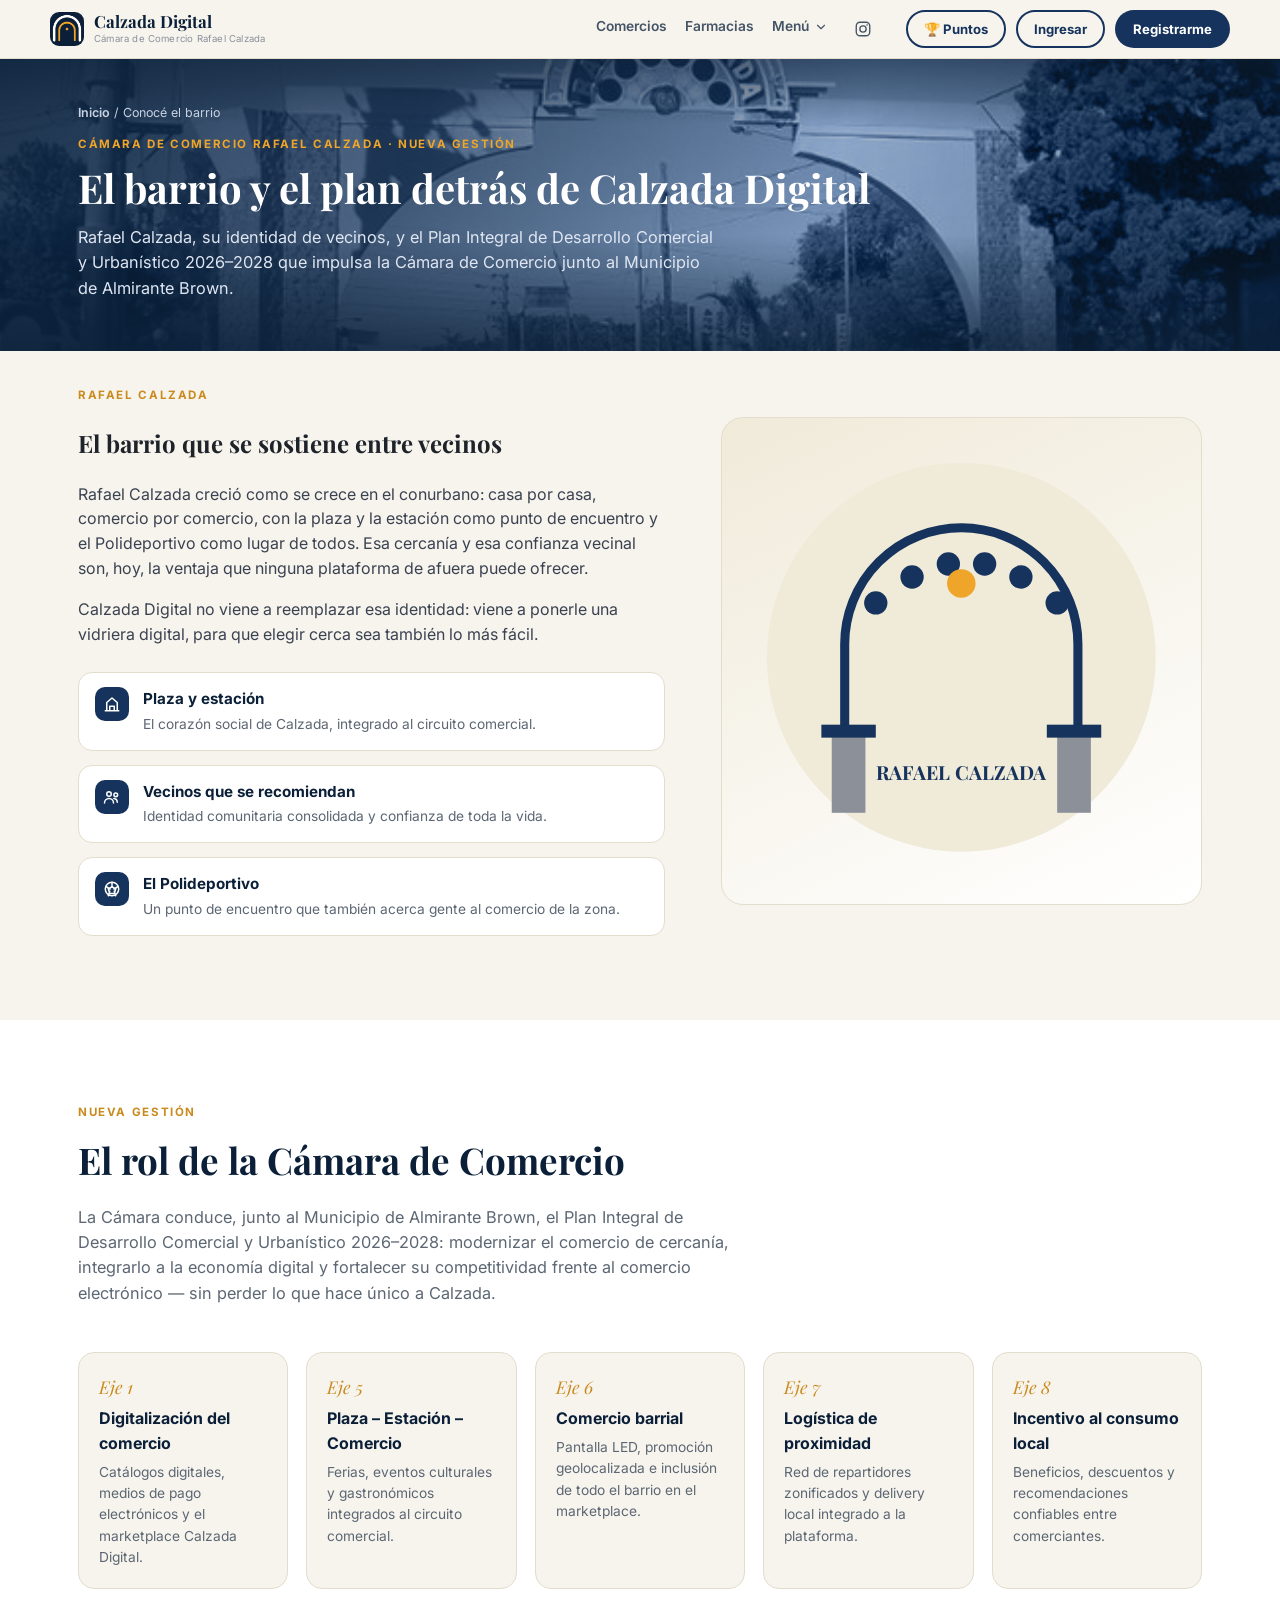
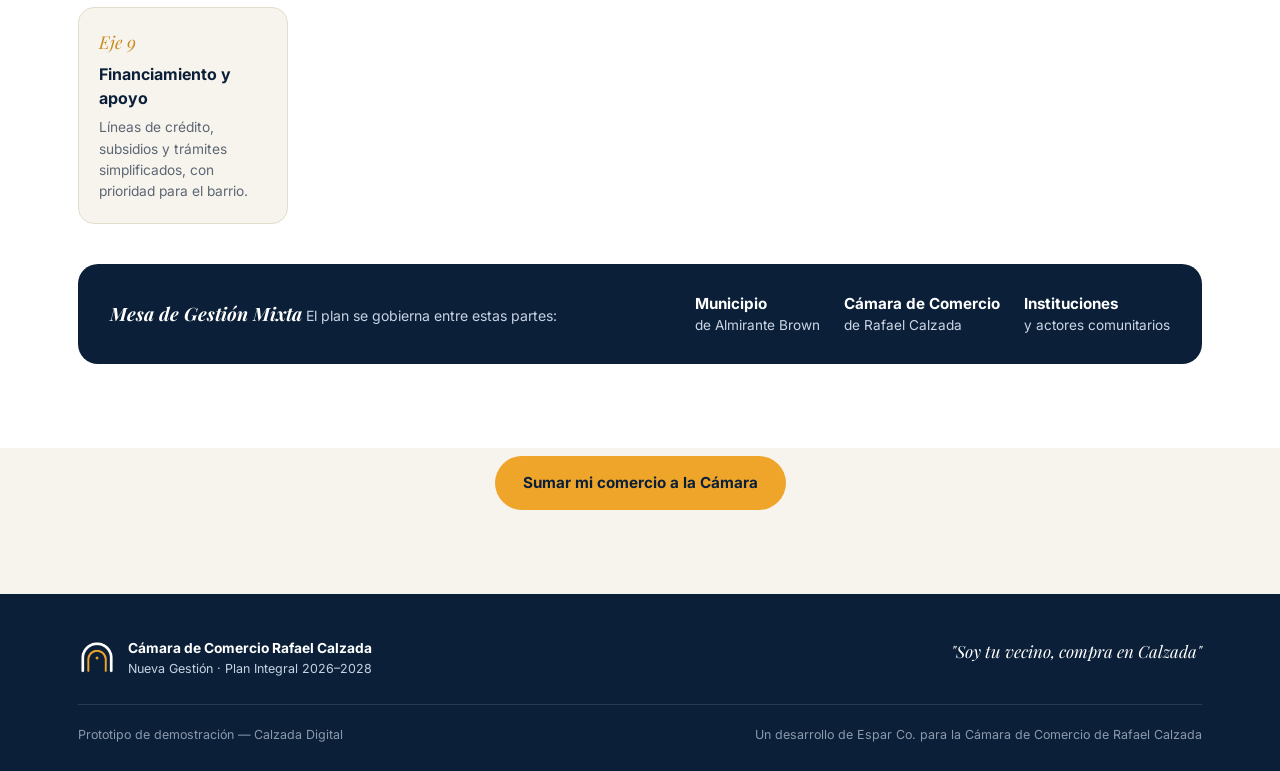
<file: conoce-el-barrio.html>
<!DOCTYPE html>
<html lang="es">
<head>
<meta charset="UTF-8">
<title>Conocé el barrio — Calzada Digital</title>
<meta name="viewport" content="width=device-width, initial-scale=1.0">
<meta name="description" content="Rafael Calzada y el Plan Integral de Desarrollo Comercial y Urbanístico de la Cámara de Comercio — Calzada Digital.">
<link rel="icon" type="image/x-icon" href="favicon.ico">
<link rel="manifest" href="manifest.json">
<meta name="theme-color" content="#0b2038">
<link rel="apple-touch-icon" href="assets/img/icons/apple-touch-icon.png">
<meta name="apple-mobile-web-app-capable" content="yes">
<meta name="apple-mobile-web-app-status-bar-style" content="black-translucent">
<meta name="apple-mobile-web-app-title" content="Calzada Digital">
<link rel="stylesheet" href="assets/style.css">
</head>
<body>

<header>
  <div class="wrap nav">
    <a href="index.html" class="brand">
      <img src="assets/img/logo.png" alt="Calzada Digital">
      <div class="brand-text">
        <div class="b1">Calzada Digital</div>
        <div class="b2">Cámara de Comercio Rafael Calzada</div>
      </div>
    </a>
    <div class="nav-collapse" id="navCollapse">
      <nav class="links">
        <a href="vidriera.html">Comercios</a>
        <a href="farmacias.html">Farmacias</a>
        <div class="nav-dropdown" id="navDropdown">
          <button class="nav-dropdown-toggle" id="navDropdownToggle" type="button" aria-haspopup="true" aria-expanded="false" aria-controls="navDropdownMenu">
            Menú
            <svg viewBox="0 0 24 24" width="14" height="14" fill="none" stroke="currentColor" stroke-width="2" stroke-linecap="round" stroke-linejoin="round"><polyline points="6 9 12 15 18 9"/></svg>
          </button>
          <div class="nav-dropdown-menu" id="navDropdownMenu">
            <a href="conoce-el-barrio.html">Conocé el barrio</a>
            <a href="vidriera.html#fase2">Comparar Productos</a>
            <a href="index.html#sumate">Sumá tu comercio</a>
          </div>
        </div>
        <!-- Instagram de la Cámara: FALTA EL LINK REAL. Reemplazá el href de abajo apenas la Cámara tenga su cuenta de Instagram. -->
        <a class="nav-instagram" href="https://instagram.com/COMPLETAR-INSTAGRAM-CAMARA" target="_blank" rel="noopener" aria-label="Instagram de la Cámara de Comercio (completar link)" title="Completar: falta el link de Instagram de la Cámara">
          <svg viewBox="0 0 24 24" width="18" height="18" fill="none" stroke="currentColor" stroke-width="1.8"><rect x="3" y="3" width="18" height="18" rx="5"/><circle cx="12" cy="12" r="4.2"/><circle cx="17.4" cy="6.6" r="1.1" fill="currentColor" stroke="none"/></svg>
        </a>
      </nav>
      <div class="nav-actions" id="navActions"></div>
    </div>
    <button class="burger" id="burgerBtn" type="button" aria-label="Abrir menú" aria-expanded="false" aria-controls="navCollapse">
      <svg class="burger-icon burger-icon-open" viewBox="0 0 24 24" width="22" height="22" fill="none" stroke="currentColor" stroke-width="2" stroke-linecap="round"><line x1="3" y1="6" x2="21" y2="6"/><line x1="3" y1="12" x2="21" y2="12"/><line x1="3" y1="18" x2="21" y2="18"/></svg>
      <svg class="burger-icon burger-icon-close" viewBox="0 0 24 24" width="22" height="22" fill="none" stroke="currentColor" stroke-width="2" stroke-linecap="round"><line x1="6" y1="6" x2="18" y2="18"/><line x1="6" y1="18" x2="18" y2="6"/></svg>
    </button>
  </div>
</header>

<section class="page-hero">
  <div class="wrap">
    <div class="breadcrumb"><a href="index.html">Inicio</a> / Conocé el barrio</div>
    <div class="eyebrow">Cámara de Comercio Rafael Calzada · Nueva Gestión</div>
    <h1 class="serif">El barrio y el plan detrás de Calzada Digital</h1>
    <p class="lead">Rafael Calzada, su identidad de vecinos, y el Plan Integral de Desarrollo Comercial y Urbanístico 2026–2028 que impulsa la Cámara de Comercio junto al Municipio de Almirante Brown.</p>
  </div>
</section>

<section id="identidad" style="padding-top:36px;">
  <div class="wrap identidad-grid">
    <div>
      <div class="eyebrow">Rafael Calzada</div>
      <h2 class="serif">El barrio que se sostiene entre vecinos</h2>
      <p>Rafael Calzada creció como se crece en el conurbano: casa por casa, comercio por comercio, con la plaza y la estación como punto de encuentro y el Polideportivo como lugar de todos. Esa cercanía y esa confianza vecinal son, hoy, la ventaja que ninguna plataforma de afuera puede ofrecer.</p>
      <p>Calzada Digital no viene a reemplazar esa identidad: viene a ponerle una vidriera digital, para que elegir cerca sea también lo más fácil.</p>
      <div class="chip-list">
        <div class="chip">
          <div class="ico"><svg viewBox="0 0 24 24" width="18" height="18" fill="none" stroke="currentColor" stroke-width="2" stroke-linecap="round" stroke-linejoin="round"><path d="M3 21h18M5 21V10l7-6 7 6v11M9 21v-6h6v6"/></svg></div>
          <div><b>Plaza y estación</b><span>El corazón social de Calzada, integrado al circuito comercial.</span></div>
        </div>
        <div class="chip">
          <div class="ico"><svg viewBox="0 0 24 24" width="18" height="18" fill="none" stroke="currentColor" stroke-width="2" stroke-linecap="round" stroke-linejoin="round"><circle cx="8" cy="8" r="3"/><circle cx="17" cy="9" r="2.5"/><path d="M2 20c0-3.3 2.7-6 6-6s6 2.7 6 6M14.5 14c2.5.3 4.5 2.3 4.5 5"/></svg></div>
          <div><b>Vecinos que se recomiendan</b><span>Identidad comunitaria consolidada y confianza de toda la vida.</span></div>
        </div>
        <div class="chip">
          <div class="ico"><svg viewBox="0 0 24 24" width="18" height="18" fill="none" stroke="currentColor" stroke-width="2" stroke-linecap="round" stroke-linejoin="round"><circle cx="12" cy="12" r="9"/><path d="M12 3v6l5 3-2 6H9l-2-6 5-3V3M4.5 9l5 3M19.5 9l-5 3M7 21l2-6M17 21l-2-6"/></svg></div>
          <div><b>El Polideportivo</b><span>Un punto de encuentro que también acerca gente al comercio de la zona.</span></div>
        </div>
      </div>
    </div>
    <div class="identidad-visual">
      <svg viewBox="0 0 320 320" width="100%" role="img" aria-label="Ilustración del arco de Rafael Calzada">
        <circle cx="160" cy="160" r="150" fill="#f0ead9"/>
        <g stroke="#15335c" stroke-width="7" fill="none" stroke-linecap="round">
          <path d="M70 220 V150 A90 90 0 0 1 250 150 V220"/>
        </g>
        <g fill="#15335c">
          <circle cx="94" cy="118" r="9"/>
          <circle cx="122" cy="98" r="9"/>
          <circle cx="150" cy="88" r="9"/>
          <circle cx="178" cy="88" r="9"/>
          <circle cx="206" cy="98" r="9"/>
          <circle cx="234" cy="118" r="9"/>
        </g>
        <circle cx="160" cy="103" r="11" fill="#eea52a"/>
        <rect x="60" y="220" width="26" height="60" fill="#8b9099"/>
        <rect x="234" y="220" width="26" height="60" fill="#8b9099"/>
        <rect x="52" y="212" width="42" height="10" fill="#15335c"/>
        <rect x="226" y="212" width="42" height="10" fill="#15335c"/>
        <text x="160" y="255" text-anchor="middle" font-family="Playfair Display, serif" font-weight="700" font-size="15" fill="#15335c">RAFAEL CALZADA</text>
      </svg>
    </div>
  </div>
</section>

<section class="section-alt" id="camara">
  <div class="wrap">
    <div class="section-head">
      <div class="eyebrow">Nueva Gestión</div>
      <h2 class="serif">El rol de la Cámara de Comercio</h2>
      <p>La Cámara conduce, junto al Municipio de Almirante Brown, el Plan Integral de Desarrollo Comercial y Urbanístico 2026–2028: modernizar el comercio de cercanía, integrarlo a la economía digital y fortalecer su competitividad frente al comercio electrónico — sin perder lo que hace único a Calzada.</p>
    </div>
    <div class="ejes-grid">
      <div class="eje-card"><div class="num">Eje 1</div><h4>Digitalización del comercio</h4><p>Catálogos digitales, medios de pago electrónicos y el marketplace Calzada Digital.</p></div>
      <div class="eje-card"><div class="num">Eje 5</div><h4>Plaza – Estación – Comercio</h4><p>Ferias, eventos culturales y gastronómicos integrados al circuito comercial.</p></div>
      <div class="eje-card"><div class="num">Eje 6</div><h4>Comercio barrial</h4><p>Pantalla LED, promoción geolocalizada e inclusión de todo el barrio en el marketplace.</p></div>
      <div class="eje-card"><div class="num">Eje 7</div><h4>Logística de proximidad</h4><p>Red de repartidores zonificados y delivery local integrado a la plataforma.</p></div>
      <div class="eje-card"><div class="num">Eje 8</div><h4>Incentivo al consumo local</h4><p>Beneficios, descuentos y recomendaciones confiables entre comerciantes.</p></div>
      <div class="eje-card"><div class="num">Eje 9</div><h4>Financiamiento y apoyo</h4><p>Líneas de crédito, subsidios y trámites simplificados, con prioridad para el barrio.</p></div>
    </div>
    <div class="gestion-box">
      <div>
        <b style="font-family:'Playfair Display',serif;font-style:italic;font-size:1.15rem;">Mesa de Gestión Mixta</b>
        <span style="color:#c7d2e3;font-size:.88rem;">El plan se gobierna entre estas partes:</span>
      </div>
      <div class="who">
        <div><b>Municipio</b>de Almirante Brown</div>
        <div><b>Cámara de Comercio</b>de Rafael Calzada</div>
        <div><b>Instituciones</b>y actores comunitarios</div>
      </div>
    </div>
  </div>
</section>

<section style="padding-top:8px;">
  <div class="wrap" style="text-align:center;">
    <a href="index.html#sumate" class="btn btn-gold">Sumar mi comercio a la Cámara</a>
  </div>
</section>

<footer>
  <div class="wrap">
    <div class="foot-top">
      <div class="foot-brand">
        <img src="assets/img/logo.png" alt="Calzada Digital">
        <div>
          <div style="color:#fff;font-weight:700;">Cámara de Comercio Rafael Calzada</div>
          <div style="font-size:.78rem;">Nueva Gestión · Plan Integral 2026–2028</div>
        </div>
      </div>
      <div class="foot-tagline">"Soy tu vecino, compra en Calzada"</div>
    </div>
    <div class="foot-bottom">
      <span>Prototipo de demostración — Calzada Digital</span>
      <span>Un desarrollo de Espar Co. para la Cámara de Comercio de Rafael Calzada</span>
    </div>
  </div>
</footer>

<!-- MODAL -->
<div class="modal-overlay" id="modalOverlay">
  <div class="modal">
    <button class="close-btn" onclick="closeModal()">✕</button>
    <h3 id="modalTitle">Sumate a Calzada Digital</h3>
    <p class="sub" id="modalSub">Elegí cómo querés participar.</p>
    <div class="tabs" id="modalTabs">
      <button id="tabLogin" onclick="switchTab('login')">Iniciar sesión</button>
      <button id="tabVecino" onclick="switchTab('vecino')">Soy vecino</button>
    </div>

    <div class="pane" id="paneLogin">
      <form class="form-panel" id="formLogin" onsubmit="return submitLogin(event)">
        <div class="form-group"><label>Correo electrónico</label><input type="email" id="loginEmail" required maxlength="120" pattern="[a-zA-Z0-9._%+-]+@[a-zA-Z0-9.-]+\.[a-zA-Z]{2,}" title="Ingresá un correo válido, con @ y un dominio (ej: nombre@ejemplo.com)"></div>
        <div class="form-group"><label>Contraseña</label>
          <div class="pw-field">
            <input type="password" id="loginPassword" required>
            <button type="button" class="pw-toggle" data-target="loginPassword" aria-label="Mostrar contraseña">👁️</button>
          </div>
        </div>
        <p class="field-error" id="loginError"></p>
        <button class="btn btn-navy" type="submit" style="width:100%;justify-content:center;">Ingresar</button>
        <p class="form-note">¿Todavía no tenés cuenta? <a href="#" class="modal-link" onclick="switchTab('vecino');return false;">Registrate como vecino</a> o <a class="modal-link" href="index.html#sumate">sumá tu comercio</a>.</p>
      </form>
      <div class="confirm-panel form-panel hidden" id="confirmLogin">
        <div class="check">✓</div>
        <h3>¡Bienvenido/a de nuevo!</h3>
        <p id="loginWelcomeMsg"></p>
      </div>
    </div>

    <div class="pane" id="paneVecino">
      <form class="form-panel" id="formVecino" onsubmit="return submitForm(event,'vecino')">
        <div class="form-group"><label>Nombre y apellido</label><input type="text" id="vecinoNombre" required maxlength="100"></div>
        <div class="form-group"><label>Correo electrónico</label><input type="email" id="vecinoEmail" required maxlength="120" pattern="[a-zA-Z0-9._%+-]+@[a-zA-Z0-9.-]+\.[a-zA-Z]{2,}" title="Ingresá un correo válido, con @ y un dominio (ej: nombre@ejemplo.com)"></div>
        <div class="form-group"><label>Teléfono</label>
          <div class="phone-input"><span class="phone-input-prefix">11</span><input type="tel" id="vecinoTelefono" required inputmode="numeric" maxlength="8" pattern="[0-9]{8}" placeholder="1234 5678" title="Los 8 números que siguen del 11, sin espacios"></div>
        </div>
        <div class="form-group">
          <label>Contraseña</label>
          <div class="pw-field">
            <input type="password" id="vecinoPassword" required minlength="8" maxlength="72">
            <button type="button" class="pw-toggle" data-target="vecinoPassword" aria-label="Mostrar contraseña">👁️</button>
          </div>
          <div class="pw-strength"><div class="pw-strength-fill" id="vecinoPwStrengthFill"></div></div>
          <span class="pw-strength-label" id="vecinoPwStrengthLabel"></span>
          <ul class="pw-checklist" id="vecinoPwChecklist">
            <li data-rule="len">Mínimo 8 caracteres</li>
            <li data-rule="upper">Una letra mayúscula</li>
            <li data-rule="num">Un número</li>
          </ul>
        </div>
        <div class="form-group"><label>Confirmar contraseña</label>
          <div class="pw-field">
            <input type="password" id="vecinoPassword2" required maxlength="72">
            <button type="button" class="pw-toggle" data-target="vecinoPassword2" aria-label="Mostrar contraseña">👁️</button>
          </div>
        </div>
        <div class="form-group"><label>Domicilio</label><input type="text" id="vecinoDomicilio" required maxlength="150" placeholder="Calle y altura, Rafael Calzada"></div>
        <div class="form-group">
          <label>Año de nacimiento (opcional)</label>
          <input type="number" id="vecinoAnioNacimiento" min="1920" max="2013" placeholder="Ej: 1990">
          <label class="checkbox-inline"><input type="checkbox" id="vecinoAnioNoDecir" onchange="toggleAnioNacimiento()"> Prefiero no decirlo</label>
        </div>
        <div class="form-group">
          <label>Género (opcional)</label>
          <select id="vecinoGenero">
            <option value="">Prefiero no decirlo</option>
            <option value="femenino">Femenino</option>
            <option value="masculino">Masculino</option>
            <option value="otro">Otro</option>
          </select>
        </div>
        <p class="field-error" id="vecinoFormError"></p>
        <button class="btn btn-navy" type="submit" style="width:100%;justify-content:center;">Crear mi cuenta</button>
        <p class="form-note">¿Ya tenés cuenta? <a href="#" class="modal-link" onclick="switchTab('login');return false;">Iniciar sesión</a>.<br>Maqueta de demostración: tu cuenta se guarda solo en este navegador (todavía no hay una base de datos compartida real).</p>
      </form>
      <div class="confirm-panel form-panel hidden" id="confirmVecino">
        <div class="check">✓</div>
        <h3>¡Listo!</h3>
        <p>Ya quedaste registrado como vecino de Calzada Digital en este navegador. En la versión real con base de datos compartida, tu cuenta y tu domicilio van a servir para recomendarte los comercios más cercanos.</p>
      </div>
    </div>

  </div>
</div>

<!-- MODAL: consultar saldo de puntos (para cualquier vecino, con o sin cuenta) -->
<div class="modal-overlay" id="saldoModalOverlay">
  <div class="modal">
    <button class="close-btn" onclick="closeSaldoModal()">✕</button>
    <h3>🏆 Puntos de fidelidad</h3>
    <p class="sub">Consultá cuántos puntos tenés acumulados con tu número de teléfono.</p>

    <form class="form-panel" id="saldoForm" onsubmit="return consultarYMostrarSaldo(event)">
      <div class="form-group"><label>Teléfono</label>
      <div class="phone-input"><span class="phone-input-prefix">11</span><input type="tel" id="saldoTelefono" required inputmode="numeric" maxlength="8" pattern="[0-9]{8}" placeholder="1234 5678" title="Los 8 números que siguen del 11, sin espacios"></div>
    </div>
      <p class="field-error" id="saldoError"></p>
      <button class="btn btn-navy" type="submit" style="width:100%;justify-content:center;">Consultar</button>
    </form>
    <div class="confirm-panel form-panel hidden" id="saldoResultado">
      <div class="check">🏆</div>
      <h3><span id="saldoNumero">0</span> puntos</h3>
      <p>Se acumula 1 punto cada $1.000 de compra en los comercios socios de la Cámara. Canjealos por cafés o vouchers en los comercios participantes.</p>
      <button class="btn btn-outline btn-sm" type="button" onclick="volverAConsultarSaldo()">Consultar otro teléfono</button>
    </div>
  </div>
</div>

<!-- MODAL: el comercio suma o canjea puntos a un vecino -->
<div class="modal-overlay" id="puntosModalOverlay">
  <div class="modal">
    <button class="close-btn" onclick="closePuntosModal()">✕</button>
    <h3>Puntos de fidelidad</h3>
    <p class="sub">Sumá o canjeá puntos para un vecino usando su número de teléfono.</p>
    <div class="tabs">
      <button id="tabSumar" onclick="switchPuntosTab('sumar')">Sumar puntos</button>
      <button id="tabCanjear" onclick="switchPuntosTab('canjear')">Canjear puntos</button>
    </div>

    <div class="pane" id="paneSumar">
      <form class="form-panel" id="formSumarPuntos" onsubmit="return submitSumarPuntos(event)">
        <div class="form-group"><label>Teléfono del vecino</label>
          <div class="phone-input"><span class="phone-input-prefix">11</span><input type="tel" id="sumarTelefono" required inputmode="numeric" maxlength="8" pattern="[0-9]{8}" placeholder="1234 5678" title="Los 8 números que siguen del 11, sin espacios"></div>
        </div>
        <div class="form-group"><label>Monto de la compra ($)</label><input type="number" min="1" max="100000" step="1" id="sumarMonto" required placeholder="Ej: 4500" oninput="updatePuntosPreview()"></div>
        <p class="form-note" id="sumarPreview">Se sumarán 0 puntos (1 punto cada $1.000 de compra).</p>
        <p class="field-error" id="sumarPuntosError"></p>
        <button class="btn btn-navy" type="submit" style="width:100%;justify-content:center;">Sumar puntos</button>
      </form>
      <div class="confirm-panel form-panel hidden" id="confirmSumarPuntos">
        <div class="check">✓</div>
        <h3>¡Listo!</h3>
        <p id="sumarPuntosMsg"></p>
      </div>
    </div>

    <div class="pane" id="paneCanjear">
      <form class="form-panel" id="formCanjearPuntos" onsubmit="return submitCanjearPuntos(event)">
        <div class="form-group"><label>Teléfono del vecino</label>
          <div class="phone-input"><span class="phone-input-prefix">11</span><input type="tel" id="canjearTelefono" required inputmode="numeric" maxlength="8" pattern="[0-9]{8}" placeholder="1234 5678" title="Los 8 números que siguen del 11, sin espacios"></div>
        </div>
        <div class="form-group"><label>Puntos a descontar</label><input type="number" min="1" step="1" id="canjearPuntos" required placeholder="Ej: 100"></div>
        <div class="form-group"><label>¿Por qué lo canjea?</label><input type="text" id="canjearDescripcion" required maxlength="200" placeholder="Ej: 1 café"></div>
        <p class="field-error" id="canjearPuntosError"></p>
        <button class="btn btn-navy" type="submit" style="width:100%;justify-content:center;">Canjear puntos</button>
      </form>
      <div class="confirm-panel form-panel hidden" id="confirmCanjearPuntos">
        <div class="check">✓</div>
        <h3>¡Listo!</h3>
        <p id="canjearPuntosMsg"></p>
      </div>
    </div>
  </div>
</div>

<!-- MODAL: "Mi comercio" — el propio comercio carga/actualiza los datos de
     su tarjeta (solo aparece en el menú una vez que la Cámara lo aprueba) -->
<div class="modal-overlay" id="miComercioModalOverlay">
  <div class="modal">
    <button class="close-btn" onclick="closeMiComercioModal()">✕</button>
    <h3>🏪 Mi comercio</h3>
    <p class="sub">Estos son los datos que se muestran en tu tarjeta de la vidriera — actualizalos cuando quieras.</p>

    <form class="form-panel" id="formMiComercio" onsubmit="return submitMiComercio(event)">
      <div class="form-group"><label>Rubro</label><select id="miComercioRubro"></select></div>
      <div class="form-group"><label>Descripción</label><textarea id="miComercioDescripcion" rows="3" maxlength="500" placeholder="Contá brevemente qué ofrecés"></textarea><span class="char-counter" id="miComercioDescripcionCount"></span></div>
      <div class="form-group"><label>Dirección</label><input type="text" id="miComercioDireccion" maxlength="150" placeholder="Calle y altura, Rafael Calzada"><span class="char-counter" id="miComercioDireccionCount"></span></div>
      <div class="form-group"><label>Teléfono</label>
      <div class="phone-input"><span class="phone-input-prefix">11</span><input type="tel" id="miComercioTelefono" inputmode="numeric" maxlength="8" pattern="[0-9]{8}" placeholder="1234 5678" title="Los 8 números que siguen del 11, sin espacios"></div>
    </div>
      <div class="form-group"><label>¿Tenés sitio web?</label>
        <select id="miComercioTieneSitio" onchange="toggleMiComercioSitioWeb()">
          <option value="no">No</option>
          <option value="si">Sí</option>
        </select>
      </div>
      <div class="form-group hidden" id="miComercioSitioWebGroup">
        <label>URL de tu sitio web</label>
        <input type="text" id="miComercioSitioWeb" maxlength="200" placeholder="www.tucomercio.com"><span class="char-counter" id="miComercioSitioWebCount"></span>
      </div>
      <div class="form-group"><label>Etiquetas de búsqueda</label><input type="text" id="miComercioTags" maxlength="300" placeholder="Separadas por ; — ej: kiosco;bebidas;golosinas"><span class="char-counter" id="miComercioTagsCount"></span></div>
      <div class="form-group">
        <label>Logo de tu comercio</label>
        <img id="miComercioLogoActual" class="logo-preview hidden" alt="Tu logo actual">
        <input type="file" id="miComercioLogo" accept="image/png,image/jpeg,image/webp">
        <img id="miComercioLogoPreview" class="logo-preview hidden" alt="Vista previa del nuevo logo">
        <span class="form-note" style="display:block;margin-top:4px;">Dejalo vacío para mantener el logo que ya tenés — si elegís un archivo nuevo, reemplaza al anterior.</span>
        <div class="logo-historial hidden" id="miComercioLogoHistorial">
          <span class="form-note" style="display:block;margin-bottom:6px;">O volvé a uno de tus logos anteriores:</span>
          <div class="logo-historial-lista" id="miComercioLogoHistorialLista"></div>
        </div>
      </div>
      <div class="form-group">
        <label>Oferta de esta semana (opcional)</label>
        <input type="text" id="miComercioOferta" maxlength="200" placeholder="Ej: 20% off en fiambres de pierna"><span class="char-counter" id="miComercioOfertaCount"></span>
        <span class="form-note" style="display:block;margin-top:4px;">Si la cargás, va a aparecer en "Ofertas de la semana" de la portada mientras esté vigente.</span>
      </div>
      <div class="form-group" id="miComercioOfertaVenceGroup">
        <label>¿Hasta cuándo vale? (opcional)</label>
        <input type="date" id="miComercioOfertaVence">
      </div>
      <p class="field-error" id="miComercioError"></p>
      <button class="btn btn-navy" type="submit" style="width:100%;justify-content:center;">Guardar cambios</button>
      <p class="form-note hidden" id="miComercioGuardadoMsg">✓ Guardado — ya se actualizó tu tarjeta en la vidriera.</p>
    </form>
  </div>
</div>

<script src="assets/site.js"></script>
</body>
</html>
</file>
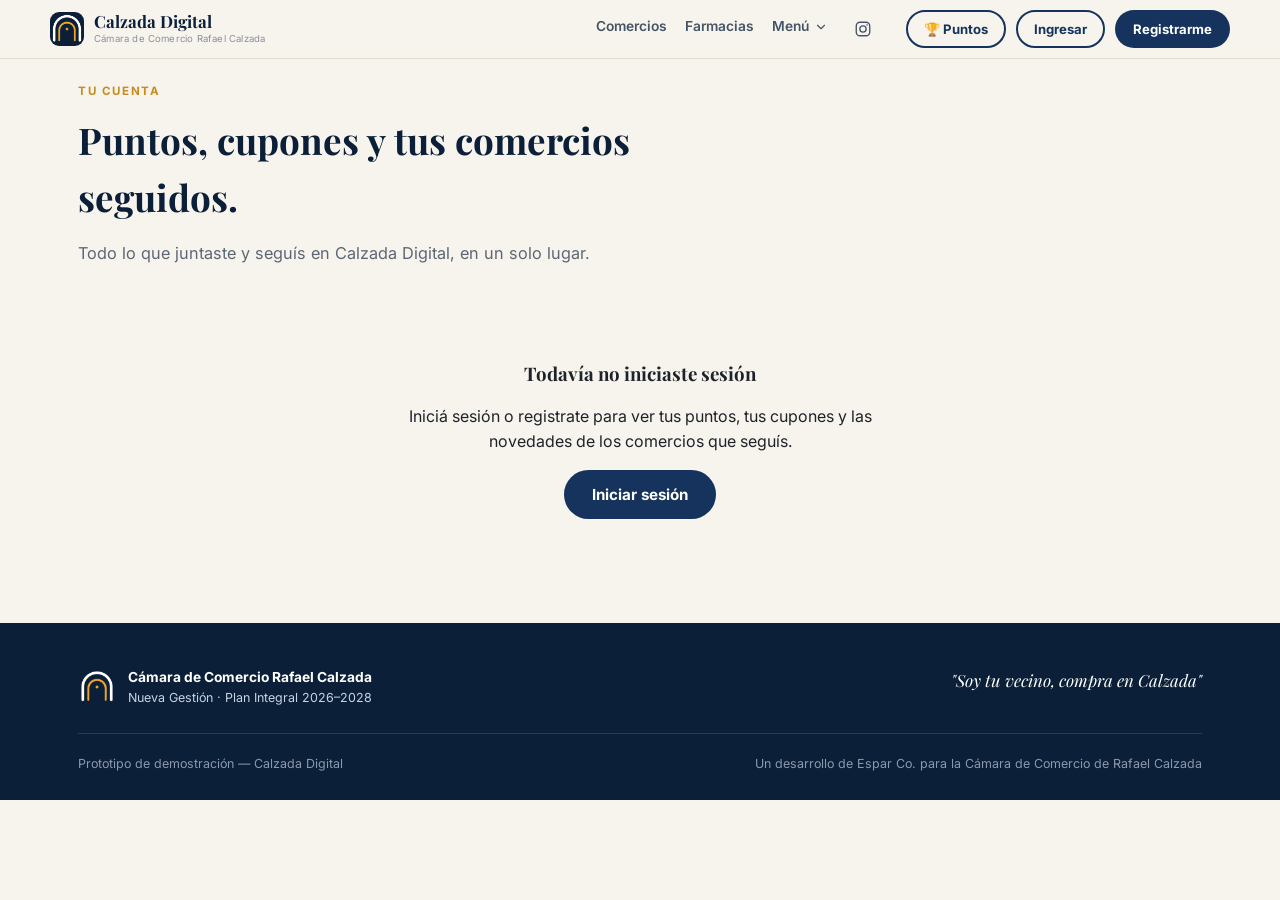
<file: cuenta.html>
<!DOCTYPE html>
<html lang="es">
<head>
<meta charset="UTF-8">
<title>Tu cuenta — Calzada Digital</title>
<meta name="viewport" content="width=device-width, initial-scale=1.0">
<meta name="description" content="Tus puntos, tus cupones y las novedades de los comercios que seguís en Calzada Digital.">
<link rel="icon" type="image/x-icon" href="favicon.ico">
<link rel="manifest" href="manifest.json">
<meta name="theme-color" content="#0b2038">
<link rel="apple-touch-icon" href="assets/img/icons/apple-touch-icon.png">
<meta name="apple-mobile-web-app-capable" content="yes">
<meta name="apple-mobile-web-app-status-bar-style" content="black-translucent">
<meta name="apple-mobile-web-app-title" content="Calzada Digital">
<link rel="stylesheet" href="assets/style.css">
<link rel="stylesheet" href="assets/calzada-digital.css">
</head>
<body data-page="cuenta">

<header>
  <div class="wrap nav">
    <a href="index.html" class="brand">
      <img src="assets/img/logo.png" alt="Calzada Digital">
      <div class="brand-text">
        <div class="b1">Calzada Digital</div>
        <div class="b2">Cámara de Comercio Rafael Calzada</div>
      </div>
    </a>
    <div class="nav-collapse" id="navCollapse">
      <nav class="links">
        <a href="vidriera.html">Comercios</a>
        <a href="farmacias.html">Farmacias</a>
        <div class="nav-dropdown" id="navDropdown">
          <button class="nav-dropdown-toggle" id="navDropdownToggle" type="button" aria-haspopup="true" aria-expanded="false" aria-controls="navDropdownMenu">
            Menú
            <svg viewBox="0 0 24 24" width="14" height="14" fill="none" stroke="currentColor" stroke-width="2" stroke-linecap="round" stroke-linejoin="round"><polyline points="6 9 12 15 18 9"/></svg>
          </button>
          <div class="nav-dropdown-menu" id="navDropdownMenu">
            <a href="conoce-el-barrio.html">Conocé el barrio</a>
            <a href="vidriera.html#fase2">Comparar Productos</a>
            <a href="index.html#sumate">Sumá tu comercio</a>
          </div>
        </div>
        <!-- Instagram de la Cámara: FALTA EL LINK REAL. Reemplazá el href de abajo apenas la Cámara tenga su cuenta de Instagram. -->
        <a class="nav-instagram" href="https://instagram.com/COMPLETAR-INSTAGRAM-CAMARA" target="_blank" rel="noopener" aria-label="Instagram de la Cámara de Comercio (completar link)" title="Completar: falta el link de Instagram de la Cámara">
          <svg viewBox="0 0 24 24" width="18" height="18" fill="none" stroke="currentColor" stroke-width="1.8"><rect x="3" y="3" width="18" height="18" rx="5"/><circle cx="12" cy="12" r="4.2"/><circle cx="17.4" cy="6.6" r="1.1" fill="currentColor" stroke="none"/></svg>
        </a>
      </nav>
      <div class="nav-actions" id="navActions"></div>
    </div>
    <button class="burger" id="burgerBtn" type="button" aria-label="Abrir menú" aria-expanded="false" aria-controls="navCollapse">
      <svg class="burger-icon burger-icon-open" viewBox="0 0 24 24" width="22" height="22" fill="none" stroke="currentColor" stroke-width="2" stroke-linecap="round"><line x1="3" y1="6" x2="21" y2="6"/><line x1="3" y1="12" x2="21" y2="12"/><line x1="3" y1="18" x2="21" y2="18"/></svg>
      <svg class="burger-icon burger-icon-close" viewBox="0 0 24 24" width="22" height="22" fill="none" stroke="currentColor" stroke-width="2" stroke-linecap="round"><line x1="6" y1="6" x2="18" y2="18"/><line x1="6" y1="18" x2="18" y2="6"/></svg>
    </button>
  </div>
</header>

<!-- Sin hero de foto acá: mismo criterio que Vidriera y Farmacias. -->
<section style="padding-top:24px;padding-bottom:56px;">
  <div class="wrap">
    <div class="section-head" style="margin-bottom:26px;">
      <div class="eyebrow">Tu cuenta</div>
      <h2 class="serif">Puntos, cupones y tus comercios seguidos.</h2>
      <p>Todo lo que juntaste y seguís en Calzada Digital, en un solo lugar.</p>
    </div>
    <div id="cdCuenta"></div>
  </div>
</section>

<footer>
  <div class="wrap">
    <div class="foot-top">
      <div class="foot-brand">
        <img src="assets/img/logo.png" alt="Calzada Digital">
        <div>
          <div style="color:#fff;font-weight:700;">Cámara de Comercio Rafael Calzada</div>
          <div style="font-size:.78rem;">Nueva Gestión · Plan Integral 2026–2028</div>
        </div>
      </div>
      <div class="foot-tagline">"Soy tu vecino, compra en Calzada"</div>
    </div>
    <div class="foot-bottom">
      <span>Prototipo de demostración — Calzada Digital</span>
      <span>Un desarrollo de Espar Co. para la Cámara de Comercio de Rafael Calzada</span>
    </div>
  </div>
</footer>

<!-- MODAL -->
<div class="modal-overlay" id="modalOverlay">
  <div class="modal">
    <button class="close-btn" onclick="closeModal()">✕</button>
    <h3 id="modalTitle">Sumate a Calzada Digital</h3>
    <p class="sub" id="modalSub">Elegí cómo querés participar.</p>
    <div class="tabs" id="modalTabs">
      <button id="tabLogin" onclick="switchTab('login')">Iniciar sesión</button>
      <button id="tabVecino" onclick="switchTab('vecino')">Soy vecino</button>
    </div>

    <div class="pane" id="paneLogin">
      <form class="form-panel" id="formLogin" onsubmit="return submitLogin(event)">
        <div class="form-group"><label>Correo electrónico</label><input type="email" id="loginEmail" required maxlength="120" pattern="[a-zA-Z0-9._%+-]+@[a-zA-Z0-9.-]+\.[a-zA-Z]{2,}" title="Ingresá un correo válido, con @ y un dominio (ej: nombre@ejemplo.com)"></div>
        <div class="form-group"><label>Contraseña</label>
          <div class="pw-field">
            <input type="password" id="loginPassword" required>
            <button type="button" class="pw-toggle" data-target="loginPassword" aria-label="Mostrar contraseña">👁️</button>
          </div>
        </div>
        <p class="field-error" id="loginError"></p>
        <button class="btn btn-navy" type="submit" style="width:100%;justify-content:center;">Ingresar</button>
        <p class="form-note">¿Todavía no tenés cuenta? <a href="#" class="modal-link" onclick="switchTab('vecino');return false;">Registrate como vecino</a> o <a class="modal-link" href="index.html#sumate">sumá tu comercio</a>.</p>
      </form>
      <div class="confirm-panel form-panel hidden" id="confirmLogin">
        <div class="check">✓</div>
        <h3>¡Bienvenido/a de nuevo!</h3>
        <p id="loginWelcomeMsg"></p>
      </div>
    </div>

    <div class="pane" id="paneVecino">
      <form class="form-panel" id="formVecino" onsubmit="return submitForm(event,'vecino')">
        <div class="form-group"><label>Nombre y apellido</label><input type="text" id="vecinoNombre" required maxlength="100"></div>
        <div class="form-group"><label>Correo electrónico</label><input type="email" id="vecinoEmail" required maxlength="120" pattern="[a-zA-Z0-9._%+-]+@[a-zA-Z0-9.-]+\.[a-zA-Z]{2,}" title="Ingresá un correo válido, con @ y un dominio (ej: nombre@ejemplo.com)"></div>
        <div class="form-group"><label>Teléfono</label>
          <div class="phone-input"><span class="phone-input-prefix">11</span><input type="tel" id="vecinoTelefono" required inputmode="numeric" maxlength="8" pattern="[0-9]{8}" placeholder="1234 5678" title="Los 8 números que siguen del 11, sin espacios"></div>
        </div>
        <div class="form-group">
          <label>Contraseña</label>
          <div class="pw-field">
            <input type="password" id="vecinoPassword" required minlength="8" maxlength="72">
            <button type="button" class="pw-toggle" data-target="vecinoPassword" aria-label="Mostrar contraseña">👁️</button>
          </div>
          <div class="pw-strength"><div class="pw-strength-fill" id="vecinoPwStrengthFill"></div></div>
          <span class="pw-strength-label" id="vecinoPwStrengthLabel"></span>
          <ul class="pw-checklist" id="vecinoPwChecklist">
            <li data-rule="len">Mínimo 8 caracteres</li>
            <li data-rule="upper">Una letra mayúscula</li>
            <li data-rule="num">Un número</li>
          </ul>
        </div>
        <div class="form-group"><label>Confirmar contraseña</label>
          <div class="pw-field">
            <input type="password" id="vecinoPassword2" required maxlength="72">
            <button type="button" class="pw-toggle" data-target="vecinoPassword2" aria-label="Mostrar contraseña">👁️</button>
          </div>
        </div>
        <div class="form-group"><label>Domicilio</label><input type="text" id="vecinoDomicilio" required maxlength="150" placeholder="Calle y altura, Rafael Calzada"></div>
        <div class="form-group">
          <label>Año de nacimiento (opcional)</label>
          <input type="number" id="vecinoAnioNacimiento" min="1920" max="2013" placeholder="Ej: 1990">
          <label class="checkbox-inline"><input type="checkbox" id="vecinoAnioNoDecir" onchange="toggleAnioNacimiento()"> Prefiero no decirlo</label>
        </div>
        <div class="form-group">
          <label>Género (opcional)</label>
          <select id="vecinoGenero">
            <option value="">Prefiero no decirlo</option>
            <option value="femenino">Femenino</option>
            <option value="masculino">Masculino</option>
            <option value="otro">Otro</option>
          </select>
        </div>
        <p class="field-error" id="vecinoFormError"></p>
        <button class="btn btn-navy" type="submit" style="width:100%;justify-content:center;">Crear mi cuenta</button>
        <p class="form-note">¿Ya tenés cuenta? <a href="#" class="modal-link" onclick="switchTab('login');return false;">Iniciar sesión</a>.<br>Maqueta de demostración: tu cuenta se guarda solo en este navegador (todavía no hay una base de datos compartida real).</p>
      </form>
      <div class="confirm-panel form-panel hidden" id="confirmVecino">
        <div class="check">✓</div>
        <h3>¡Listo!</h3>
        <p>Ya quedaste registrado como vecino de Calzada Digital en este navegador. En la versión real con base de datos compartida, tu cuenta y tu domicilio van a servir para recomendarte los comercios más cercanos.</p>
      </div>
    </div>

  </div>
</div>

<!-- MODAL: consultar saldo de puntos (para cualquier vecino, con o sin cuenta) -->
<div class="modal-overlay" id="saldoModalOverlay">
  <div class="modal">
    <button class="close-btn" onclick="closeSaldoModal()">✕</button>
    <h3>🏆 Puntos de fidelidad</h3>
    <p class="sub">Consultá cuántos puntos tenés acumulados con tu número de teléfono.</p>

    <form class="form-panel" id="saldoForm" onsubmit="return consultarYMostrarSaldo(event)">
      <div class="form-group"><label>Teléfono</label>
      <div class="phone-input"><span class="phone-input-prefix">11</span><input type="tel" id="saldoTelefono" required inputmode="numeric" maxlength="8" pattern="[0-9]{8}" placeholder="1234 5678" title="Los 8 números que siguen del 11, sin espacios"></div>
    </div>
      <p class="field-error" id="saldoError"></p>
      <button class="btn btn-navy" type="submit" style="width:100%;justify-content:center;">Consultar</button>
    </form>
    <div class="confirm-panel form-panel hidden" id="saldoResultado">
      <div class="check">🏆</div>
      <h3><span id="saldoNumero">0</span> puntos</h3>
      <p>Se acumula 1 punto cada $1.000 de compra en los comercios socios de la Cámara. Canjealos por cafés o vouchers en los comercios participantes.</p>
      <button class="btn btn-outline btn-sm" type="button" onclick="volverAConsultarSaldo()">Consultar otro teléfono</button>
    </div>
  </div>
</div>

<!-- MODAL: el comercio suma o canjea puntos a un vecino -->
<div class="modal-overlay" id="puntosModalOverlay">
  <div class="modal">
    <button class="close-btn" onclick="closePuntosModal()">✕</button>
    <h3>Puntos de fidelidad</h3>
    <p class="sub">Sumá o canjeá puntos para un vecino usando su número de teléfono.</p>
    <div class="tabs">
      <button id="tabSumar" onclick="switchPuntosTab('sumar')">Sumar puntos</button>
      <button id="tabCanjear" onclick="switchPuntosTab('canjear')">Canjear puntos</button>
    </div>

    <div class="pane" id="paneSumar">
      <form class="form-panel" id="formSumarPuntos" onsubmit="return submitSumarPuntos(event)">
        <div class="form-group"><label>Teléfono del vecino</label>
          <div class="phone-input"><span class="phone-input-prefix">11</span><input type="tel" id="sumarTelefono" required inputmode="numeric" maxlength="8" pattern="[0-9]{8}" placeholder="1234 5678" title="Los 8 números que siguen del 11, sin espacios"></div>
        </div>
        <div class="form-group"><label>Monto de la compra ($)</label><input type="number" min="1" max="100000" step="1" id="sumarMonto" required placeholder="Ej: 4500" oninput="updatePuntosPreview()"></div>
        <p class="form-note" id="sumarPreview">Se sumarán 0 puntos (1 punto cada $1.000 de compra).</p>
        <p class="field-error" id="sumarPuntosError"></p>
        <button class="btn btn-navy" type="submit" style="width:100%;justify-content:center;">Sumar puntos</button>
      </form>
      <div class="confirm-panel form-panel hidden" id="confirmSumarPuntos">
        <div class="check">✓</div>
        <h3>¡Listo!</h3>
        <p id="sumarPuntosMsg"></p>
      </div>
    </div>

    <div class="pane" id="paneCanjear">
      <form class="form-panel" id="formCanjearPuntos" onsubmit="return submitCanjearPuntos(event)">
        <div class="form-group"><label>Teléfono del vecino</label>
          <div class="phone-input"><span class="phone-input-prefix">11</span><input type="tel" id="canjearTelefono" required inputmode="numeric" maxlength="8" pattern="[0-9]{8}" placeholder="1234 5678" title="Los 8 números que siguen del 11, sin espacios"></div>
        </div>
        <div class="form-group"><label>Puntos a descontar</label><input type="number" min="1" step="1" id="canjearPuntos" required placeholder="Ej: 100"></div>
        <div class="form-group"><label>¿Por qué lo canjea?</label><input type="text" id="canjearDescripcion" required maxlength="200" placeholder="Ej: 1 café"></div>
        <p class="field-error" id="canjearPuntosError"></p>
        <button class="btn btn-navy" type="submit" style="width:100%;justify-content:center;">Canjear puntos</button>
      </form>
      <div class="confirm-panel form-panel hidden" id="confirmCanjearPuntos">
        <div class="check">✓</div>
        <h3>¡Listo!</h3>
        <p id="canjearPuntosMsg"></p>
      </div>
    </div>
  </div>
</div>

<!-- MODAL: "Mi comercio" — el propio comercio carga/actualiza los datos de
     su tarjeta (solo aparece en el menú una vez que la Cámara lo aprueba) -->
<div class="modal-overlay" id="miComercioModalOverlay">
  <div class="modal">
    <button class="close-btn" onclick="closeMiComercioModal()">✕</button>
    <h3>🏪 Mi comercio</h3>
    <p class="sub">Estos son los datos que se muestran en tu tarjeta de la vidriera — actualizalos cuando quieras.</p>

    <form class="form-panel" id="formMiComercio" onsubmit="return submitMiComercio(event)">
      <div class="form-group"><label>Rubro</label><select id="miComercioRubro"></select></div>
      <div class="form-group"><label>Descripción</label><textarea id="miComercioDescripcion" rows="3" maxlength="500" placeholder="Contá brevemente qué ofrecés"></textarea><span class="char-counter" id="miComercioDescripcionCount"></span></div>
      <div class="form-group"><label>Dirección</label><input type="text" id="miComercioDireccion" maxlength="150" placeholder="Calle y altura, Rafael Calzada"><span class="char-counter" id="miComercioDireccionCount"></span></div>
      <div class="form-group"><label>Teléfono</label>
      <div class="phone-input"><span class="phone-input-prefix">11</span><input type="tel" id="miComercioTelefono" inputmode="numeric" maxlength="8" pattern="[0-9]{8}" placeholder="1234 5678" title="Los 8 números que siguen del 11, sin espacios"></div>
    </div>
      <div class="form-group"><label>¿Tenés sitio web?</label>
        <select id="miComercioTieneSitio" onchange="toggleMiComercioSitioWeb()">
          <option value="no">No</option>
          <option value="si">Sí</option>
        </select>
      </div>
      <div class="form-group hidden" id="miComercioSitioWebGroup">
        <label>URL de tu sitio web</label>
        <input type="text" id="miComercioSitioWeb" maxlength="200" placeholder="www.tucomercio.com"><span class="char-counter" id="miComercioSitioWebCount"></span>
      </div>
      <div class="form-group"><label>Etiquetas de búsqueda</label><input type="text" id="miComercioTags" maxlength="300" placeholder="Separadas por ; — ej: kiosco;bebidas;golosinas"><span class="char-counter" id="miComercioTagsCount"></span></div>
      <div class="form-group">
        <label>Logo de tu comercio</label>
        <img id="miComercioLogoActual" class="logo-preview hidden" alt="Tu logo actual">
        <input type="file" id="miComercioLogo" accept="image/png,image/jpeg,image/webp">
        <img id="miComercioLogoPreview" class="logo-preview hidden" alt="Vista previa del nuevo logo">
        <span class="form-note" style="display:block;margin-top:4px;">Dejalo vacío para mantener el logo que ya tenés — si elegís un archivo nuevo, reemplaza al anterior.</span>
        <div class="logo-historial hidden" id="miComercioLogoHistorial">
          <span class="form-note" style="display:block;margin-bottom:6px;">O volvé a uno de tus logos anteriores:</span>
          <div class="logo-historial-lista" id="miComercioLogoHistorialLista"></div>
        </div>
      </div>
      <div class="form-group">
        <label>Oferta de esta semana (opcional)</label>
        <input type="text" id="miComercioOferta" maxlength="200" placeholder="Ej: 20% off en fiambres de pierna"><span class="char-counter" id="miComercioOfertaCount"></span>
        <span class="form-note" style="display:block;margin-top:4px;">Si la cargás, va a aparecer en "Ofertas de la semana" de la portada mientras esté vigente.</span>
      </div>
      <div class="form-group" id="miComercioOfertaVenceGroup">
        <label>¿Hasta cuándo vale? (opcional)</label>
        <input type="date" id="miComercioOfertaVence">
      </div>
      <p class="field-error" id="miComercioError"></p>
      <button class="btn btn-navy" type="submit" style="width:100%;justify-content:center;">Guardar cambios</button>
      <p class="form-note hidden" id="miComercioGuardadoMsg">✓ Guardado — ya se actualizó tu tarjeta en la vidriera.</p>
    </form>
  </div>
</div>

<div id="cdBottomNav"></div>

<script src="assets/site.js"></script>
<script src="assets/categorias.js"></script>
<script src="assets/calzada-digital.js"></script>
</body>
</html>
</file>
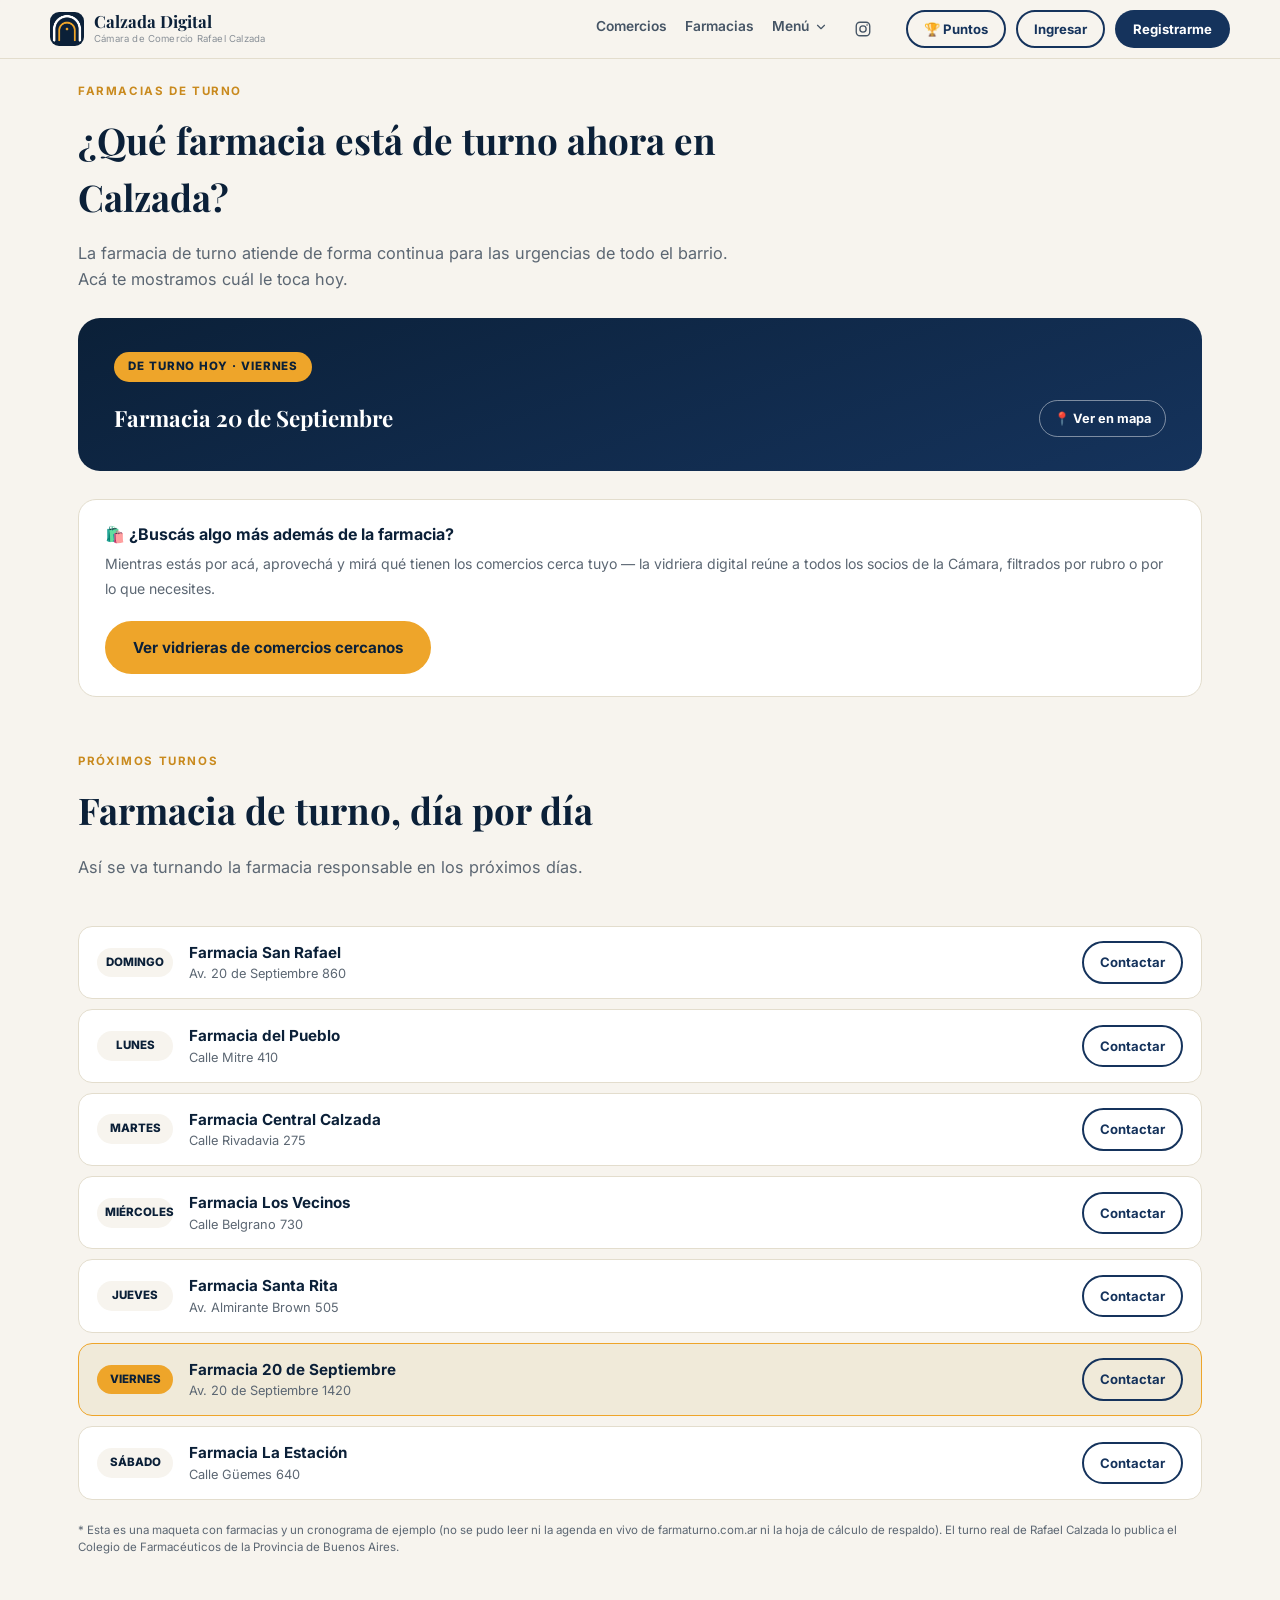
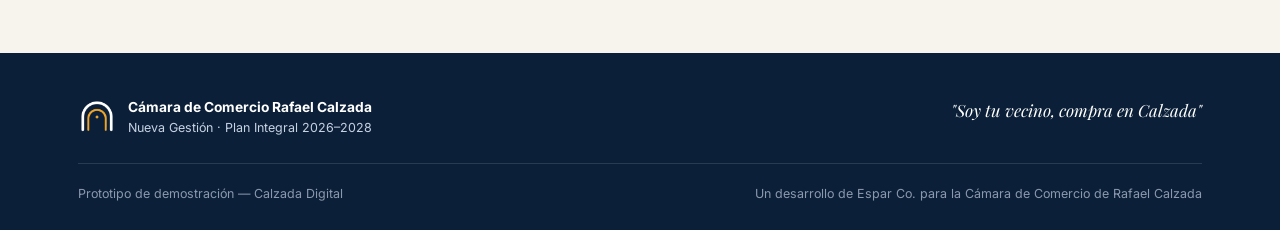
<file: farmacias.html>
<!DOCTYPE html>
<html lang="es">
<head>
<meta charset="UTF-8">
<title>Farmacias de turno — Calzada Digital</title>
<meta name="viewport" content="width=device-width, initial-scale=1.0">
<meta name="description" content="Farmacia de turno hoy en Rafael Calzada — Calzada Digital, Cámara de Comercio de Rafael Calzada.">
<link rel="icon" type="image/x-icon" href="favicon.ico">
<link rel="manifest" href="manifest.json">
<meta name="theme-color" content="#0b2038">
<link rel="apple-touch-icon" href="assets/img/icons/apple-touch-icon.png">
<meta name="apple-mobile-web-app-capable" content="yes">
<meta name="apple-mobile-web-app-status-bar-style" content="black-translucent">
<meta name="apple-mobile-web-app-title" content="Calzada Digital">
<link rel="stylesheet" href="assets/style.css">
<link rel="stylesheet" href="assets/calzada-digital.css">
</head>
<body data-page="farmacias">

<header>
  <div class="wrap nav">
    <a href="index.html" class="brand">
      <img src="assets/img/logo.png" alt="Calzada Digital">
      <div class="brand-text">
        <div class="b1">Calzada Digital</div>
        <div class="b2">Cámara de Comercio Rafael Calzada</div>
      </div>
    </a>
    <div class="nav-collapse" id="navCollapse">
      <nav class="links">
        <a href="vidriera.html">Comercios</a>
        <a href="farmacias.html">Farmacias</a>
        <div class="nav-dropdown" id="navDropdown">
          <button class="nav-dropdown-toggle" id="navDropdownToggle" type="button" aria-haspopup="true" aria-expanded="false" aria-controls="navDropdownMenu">
            Menú
            <svg viewBox="0 0 24 24" width="14" height="14" fill="none" stroke="currentColor" stroke-width="2" stroke-linecap="round" stroke-linejoin="round"><polyline points="6 9 12 15 18 9"/></svg>
          </button>
          <div class="nav-dropdown-menu" id="navDropdownMenu">
            <a href="conoce-el-barrio.html">Conocé el barrio</a>
            <a href="vidriera.html#fase2">Comparar Productos</a>
            <a href="index.html#sumate">Sumá tu comercio</a>
          </div>
        </div>
        <!-- Instagram de la Cámara: FALTA EL LINK REAL. Reemplazá el href de abajo apenas la Cámara tenga su cuenta de Instagram. -->
        <a class="nav-instagram" href="https://instagram.com/COMPLETAR-INSTAGRAM-CAMARA" target="_blank" rel="noopener" aria-label="Instagram de la Cámara de Comercio (completar link)" title="Completar: falta el link de Instagram de la Cámara">
          <svg viewBox="0 0 24 24" width="18" height="18" fill="none" stroke="currentColor" stroke-width="1.8"><rect x="3" y="3" width="18" height="18" rx="5"/><circle cx="12" cy="12" r="4.2"/><circle cx="17.4" cy="6.6" r="1.1" fill="currentColor" stroke="none"/></svg>
        </a>
      </nav>
      <div class="nav-actions" id="navActions"></div>
    </div>
    <button class="burger" id="burgerBtn" type="button" aria-label="Abrir menú" aria-expanded="false" aria-controls="navCollapse">
      <svg class="burger-icon burger-icon-open" viewBox="0 0 24 24" width="22" height="22" fill="none" stroke="currentColor" stroke-width="2" stroke-linecap="round"><line x1="3" y1="6" x2="21" y2="6"/><line x1="3" y1="12" x2="21" y2="12"/><line x1="3" y1="18" x2="21" y2="18"/></svg>
      <svg class="burger-icon burger-icon-close" viewBox="0 0 24 24" width="22" height="22" fill="none" stroke="currentColor" stroke-width="2" stroke-linecap="round"><line x1="6" y1="6" x2="18" y2="18"/><line x1="6" y1="18" x2="18" y2="6"/></svg>
    </button>
  </div>
</header>

<!-- Sin hero de foto acá: en el mockup esta pantalla arranca directo debajo
     del header, con un título chico en vez de banner — igual que Vidriera. -->
<section style="padding-top:24px;">
  <div class="wrap">
    <div class="section-head" style="margin-bottom:26px;">
      <div class="eyebrow">Farmacias de turno</div>
      <h2 class="serif">¿Qué farmacia está de turno ahora en Calzada?</h2>
      <p>La farmacia de turno atiende de forma continua para las urgencias de todo el barrio. Acá te mostramos cuál le toca hoy.</p>
    </div>
    <div id="farmaciaTurnoHoy" class="turno-loading">Buscando la farmacia de turno de hoy…</div>

    <div class="farmacias-cta">
      <div>
        <b>🛍️ ¿Buscás algo más además de la farmacia?</b>
        <span>Mientras estás por acá, aprovechá y mirá qué tienen los comercios cerca tuyo — la vidriera digital reúne a todos los socios de la Cámara, filtrados por rubro o por lo que necesites.</span>
      </div>
      <a href="vidriera.html" class="btn btn-gold">Ver vidrieras de comercios cercanos</a>
    </div>

    <div class="section-head" style="margin-top:56px;">
      <div class="eyebrow">Próximos turnos</div>
      <h2 class="serif">Farmacia de turno, día por día</h2>
      <p>Así se va turnando la farmacia responsable en los próximos días.</p>
    </div>
    <div id="farmaciaSemana" class="farmacia-list"></div>

    <p class="example-tag" id="farmaciasDisclaimer" style="margin-top:22px;">* Cargando la fuente de los turnos…</p>
  </div>
</section>

<footer>
  <div class="wrap">
    <div class="foot-top">
      <div class="foot-brand">
        <img src="assets/img/logo.png" alt="Calzada Digital">
        <div>
          <div style="color:#fff;font-weight:700;">Cámara de Comercio Rafael Calzada</div>
          <div style="font-size:.78rem;">Nueva Gestión · Plan Integral 2026–2028</div>
        </div>
      </div>
      <div class="foot-tagline">"Soy tu vecino, compra en Calzada"</div>
    </div>
    <div class="foot-bottom">
      <span>Prototipo de demostración — Calzada Digital</span>
      <span>Un desarrollo de Espar Co. para la Cámara de Comercio de Rafael Calzada</span>
    </div>
  </div>
</footer>

<!-- MODAL -->
<div class="modal-overlay" id="modalOverlay">
  <div class="modal">
    <button class="close-btn" onclick="closeModal()">✕</button>
    <h3 id="modalTitle">Sumate a Calzada Digital</h3>
    <p class="sub" id="modalSub">Elegí cómo querés participar.</p>
    <div class="tabs" id="modalTabs">
      <button id="tabLogin" onclick="switchTab('login')">Iniciar sesión</button>
      <button id="tabVecino" onclick="switchTab('vecino')">Soy vecino</button>
    </div>

    <div class="pane" id="paneLogin">
      <form class="form-panel" id="formLogin" onsubmit="return submitLogin(event)">
        <div class="form-group"><label>Correo electrónico</label><input type="email" id="loginEmail" required maxlength="120" pattern="[a-zA-Z0-9._%+-]+@[a-zA-Z0-9.-]+\.[a-zA-Z]{2,}" title="Ingresá un correo válido, con @ y un dominio (ej: nombre@ejemplo.com)"></div>
        <div class="form-group"><label>Contraseña</label>
          <div class="pw-field">
            <input type="password" id="loginPassword" required>
            <button type="button" class="pw-toggle" data-target="loginPassword" aria-label="Mostrar contraseña">👁️</button>
          </div>
        </div>
        <p class="field-error" id="loginError"></p>
        <button class="btn btn-navy" type="submit" style="width:100%;justify-content:center;">Ingresar</button>
        <p class="form-note">¿Todavía no tenés cuenta? <a href="#" class="modal-link" onclick="switchTab('vecino');return false;">Registrate como vecino</a> o <a class="modal-link" href="index.html#sumate">sumá tu comercio</a>.</p>
      </form>
      <div class="confirm-panel form-panel hidden" id="confirmLogin">
        <div class="check">✓</div>
        <h3>¡Bienvenido/a de nuevo!</h3>
        <p id="loginWelcomeMsg"></p>
      </div>
    </div>

    <div class="pane" id="paneVecino">
      <form class="form-panel" id="formVecino" onsubmit="return submitForm(event,'vecino')">
        <div class="form-group"><label>Nombre y apellido</label><input type="text" id="vecinoNombre" required maxlength="100"></div>
        <div class="form-group"><label>Correo electrónico</label><input type="email" id="vecinoEmail" required maxlength="120" pattern="[a-zA-Z0-9._%+-]+@[a-zA-Z0-9.-]+\.[a-zA-Z]{2,}" title="Ingresá un correo válido, con @ y un dominio (ej: nombre@ejemplo.com)"></div>
        <div class="form-group"><label>Teléfono</label>
          <div class="phone-input"><span class="phone-input-prefix">11</span><input type="tel" id="vecinoTelefono" required inputmode="numeric" maxlength="8" pattern="[0-9]{8}" placeholder="1234 5678" title="Los 8 números que siguen del 11, sin espacios"></div>
        </div>
        <div class="form-group">
          <label>Contraseña</label>
          <div class="pw-field">
            <input type="password" id="vecinoPassword" required minlength="8" maxlength="72">
            <button type="button" class="pw-toggle" data-target="vecinoPassword" aria-label="Mostrar contraseña">👁️</button>
          </div>
          <div class="pw-strength"><div class="pw-strength-fill" id="vecinoPwStrengthFill"></div></div>
          <span class="pw-strength-label" id="vecinoPwStrengthLabel"></span>
          <ul class="pw-checklist" id="vecinoPwChecklist">
            <li data-rule="len">Mínimo 8 caracteres</li>
            <li data-rule="upper">Una letra mayúscula</li>
            <li data-rule="num">Un número</li>
          </ul>
        </div>
        <div class="form-group"><label>Confirmar contraseña</label>
          <div class="pw-field">
            <input type="password" id="vecinoPassword2" required maxlength="72">
            <button type="button" class="pw-toggle" data-target="vecinoPassword2" aria-label="Mostrar contraseña">👁️</button>
          </div>
        </div>
        <div class="form-group"><label>Domicilio</label><input type="text" id="vecinoDomicilio" required maxlength="150" placeholder="Calle y altura, Rafael Calzada"></div>
        <div class="form-group">
          <label>Año de nacimiento (opcional)</label>
          <input type="number" id="vecinoAnioNacimiento" min="1920" max="2013" placeholder="Ej: 1990">
          <label class="checkbox-inline"><input type="checkbox" id="vecinoAnioNoDecir" onchange="toggleAnioNacimiento()"> Prefiero no decirlo</label>
        </div>
        <div class="form-group">
          <label>Género (opcional)</label>
          <select id="vecinoGenero">
            <option value="">Prefiero no decirlo</option>
            <option value="femenino">Femenino</option>
            <option value="masculino">Masculino</option>
            <option value="otro">Otro</option>
          </select>
        </div>
        <p class="field-error" id="vecinoFormError"></p>
        <button class="btn btn-navy" type="submit" style="width:100%;justify-content:center;">Crear mi cuenta</button>
        <p class="form-note">¿Ya tenés cuenta? <a href="#" class="modal-link" onclick="switchTab('login');return false;">Iniciar sesión</a>.<br>Maqueta de demostración: tu cuenta se guarda solo en este navegador (todavía no hay una base de datos compartida real).</p>
      </form>
      <div class="confirm-panel form-panel hidden" id="confirmVecino">
        <div class="check">✓</div>
        <h3>¡Listo!</h3>
        <p>Ya quedaste registrado como vecino de Calzada Digital en este navegador. En la versión real con base de datos compartida, tu cuenta y tu domicilio van a servir para recomendarte los comercios más cercanos.</p>
      </div>
    </div>

  </div>
</div>

<!-- MODAL: consultar saldo de puntos (para cualquier vecino, con o sin cuenta) -->
<div class="modal-overlay" id="saldoModalOverlay">
  <div class="modal">
    <button class="close-btn" onclick="closeSaldoModal()">✕</button>
    <h3>🏆 Puntos de fidelidad</h3>
    <p class="sub">Consultá cuántos puntos tenés acumulados con tu número de teléfono.</p>

    <form class="form-panel" id="saldoForm" onsubmit="return consultarYMostrarSaldo(event)">
      <div class="form-group"><label>Teléfono</label>
      <div class="phone-input"><span class="phone-input-prefix">11</span><input type="tel" id="saldoTelefono" required inputmode="numeric" maxlength="8" pattern="[0-9]{8}" placeholder="1234 5678" title="Los 8 números que siguen del 11, sin espacios"></div>
    </div>
      <p class="field-error" id="saldoError"></p>
      <button class="btn btn-navy" type="submit" style="width:100%;justify-content:center;">Consultar</button>
    </form>
    <div class="confirm-panel form-panel hidden" id="saldoResultado">
      <div class="check">🏆</div>
      <h3><span id="saldoNumero">0</span> puntos</h3>
      <p>Se acumula 1 punto cada $1.000 de compra en los comercios socios de la Cámara. Canjealos por cafés o vouchers en los comercios participantes.</p>
      <button class="btn btn-outline btn-sm" type="button" onclick="volverAConsultarSaldo()">Consultar otro teléfono</button>
    </div>
  </div>
</div>

<!-- MODAL: el comercio suma o canjea puntos a un vecino -->
<div class="modal-overlay" id="puntosModalOverlay">
  <div class="modal">
    <button class="close-btn" onclick="closePuntosModal()">✕</button>
    <h3>Puntos de fidelidad</h3>
    <p class="sub">Sumá o canjeá puntos para un vecino usando su número de teléfono.</p>
    <div class="tabs">
      <button id="tabSumar" onclick="switchPuntosTab('sumar')">Sumar puntos</button>
      <button id="tabCanjear" onclick="switchPuntosTab('canjear')">Canjear puntos</button>
    </div>

    <div class="pane" id="paneSumar">
      <form class="form-panel" id="formSumarPuntos" onsubmit="return submitSumarPuntos(event)">
        <div class="form-group"><label>Teléfono del vecino</label>
          <div class="phone-input"><span class="phone-input-prefix">11</span><input type="tel" id="sumarTelefono" required inputmode="numeric" maxlength="8" pattern="[0-9]{8}" placeholder="1234 5678" title="Los 8 números que siguen del 11, sin espacios"></div>
        </div>
        <div class="form-group"><label>Monto de la compra ($)</label><input type="number" min="1" max="100000" step="1" id="sumarMonto" required placeholder="Ej: 4500" oninput="updatePuntosPreview()"></div>
        <p class="form-note" id="sumarPreview">Se sumarán 0 puntos (1 punto cada $1.000 de compra).</p>
        <p class="field-error" id="sumarPuntosError"></p>
        <button class="btn btn-navy" type="submit" style="width:100%;justify-content:center;">Sumar puntos</button>
      </form>
      <div class="confirm-panel form-panel hidden" id="confirmSumarPuntos">
        <div class="check">✓</div>
        <h3>¡Listo!</h3>
        <p id="sumarPuntosMsg"></p>
      </div>
    </div>

    <div class="pane" id="paneCanjear">
      <form class="form-panel" id="formCanjearPuntos" onsubmit="return submitCanjearPuntos(event)">
        <div class="form-group"><label>Teléfono del vecino</label>
          <div class="phone-input"><span class="phone-input-prefix">11</span><input type="tel" id="canjearTelefono" required inputmode="numeric" maxlength="8" pattern="[0-9]{8}" placeholder="1234 5678" title="Los 8 números que siguen del 11, sin espacios"></div>
        </div>
        <div class="form-group"><label>Puntos a descontar</label><input type="number" min="1" step="1" id="canjearPuntos" required placeholder="Ej: 100"></div>
        <div class="form-group"><label>¿Por qué lo canjea?</label><input type="text" id="canjearDescripcion" required maxlength="200" placeholder="Ej: 1 café"></div>
        <p class="field-error" id="canjearPuntosError"></p>
        <button class="btn btn-navy" type="submit" style="width:100%;justify-content:center;">Canjear puntos</button>
      </form>
      <div class="confirm-panel form-panel hidden" id="confirmCanjearPuntos">
        <div class="check">✓</div>
        <h3>¡Listo!</h3>
        <p id="canjearPuntosMsg"></p>
      </div>
    </div>
  </div>
</div>

<!-- MODAL: "Mi comercio" — el propio comercio carga/actualiza los datos de
     su tarjeta (solo aparece en el menú una vez que la Cámara lo aprueba) -->
<div class="modal-overlay" id="miComercioModalOverlay">
  <div class="modal">
    <button class="close-btn" onclick="closeMiComercioModal()">✕</button>
    <h3>🏪 Mi comercio</h3>
    <p class="sub">Estos son los datos que se muestran en tu tarjeta de la vidriera — actualizalos cuando quieras.</p>

    <form class="form-panel" id="formMiComercio" onsubmit="return submitMiComercio(event)">
      <div class="form-group"><label>Rubro</label><select id="miComercioRubro"></select></div>
      <div class="form-group"><label>Descripción</label><textarea id="miComercioDescripcion" rows="3" maxlength="500" placeholder="Contá brevemente qué ofrecés"></textarea><span class="char-counter" id="miComercioDescripcionCount"></span></div>
      <div class="form-group"><label>Dirección</label><input type="text" id="miComercioDireccion" maxlength="150" placeholder="Calle y altura, Rafael Calzada"><span class="char-counter" id="miComercioDireccionCount"></span></div>
      <div class="form-group"><label>Teléfono</label>
      <div class="phone-input"><span class="phone-input-prefix">11</span><input type="tel" id="miComercioTelefono" inputmode="numeric" maxlength="8" pattern="[0-9]{8}" placeholder="1234 5678" title="Los 8 números que siguen del 11, sin espacios"></div>
    </div>
      <div class="form-group"><label>¿Tenés sitio web?</label>
        <select id="miComercioTieneSitio" onchange="toggleMiComercioSitioWeb()">
          <option value="no">No</option>
          <option value="si">Sí</option>
        </select>
      </div>
      <div class="form-group hidden" id="miComercioSitioWebGroup">
        <label>URL de tu sitio web</label>
        <input type="text" id="miComercioSitioWeb" maxlength="200" placeholder="www.tucomercio.com"><span class="char-counter" id="miComercioSitioWebCount"></span>
      </div>
      <div class="form-group"><label>Etiquetas de búsqueda</label><input type="text" id="miComercioTags" maxlength="300" placeholder="Separadas por ; — ej: kiosco;bebidas;golosinas"><span class="char-counter" id="miComercioTagsCount"></span></div>
      <div class="form-group">
        <label>Logo de tu comercio</label>
        <img id="miComercioLogoActual" class="logo-preview hidden" alt="Tu logo actual">
        <input type="file" id="miComercioLogo" accept="image/png,image/jpeg,image/webp">
        <img id="miComercioLogoPreview" class="logo-preview hidden" alt="Vista previa del nuevo logo">
        <span class="form-note" style="display:block;margin-top:4px;">Dejalo vacío para mantener el logo que ya tenés — si elegís un archivo nuevo, reemplaza al anterior.</span>
        <div class="logo-historial hidden" id="miComercioLogoHistorial">
          <span class="form-note" style="display:block;margin-bottom:6px;">O volvé a uno de tus logos anteriores:</span>
          <div class="logo-historial-lista" id="miComercioLogoHistorialLista"></div>
        </div>
      </div>
      <div class="form-group">
        <label>Oferta de esta semana (opcional)</label>
        <input type="text" id="miComercioOferta" maxlength="200" placeholder="Ej: 20% off en fiambres de pierna"><span class="char-counter" id="miComercioOfertaCount"></span>
        <span class="form-note" style="display:block;margin-top:4px;">Si la cargás, va a aparecer en "Ofertas de la semana" de la portada mientras esté vigente.</span>
      </div>
      <div class="form-group" id="miComercioOfertaVenceGroup">
        <label>¿Hasta cuándo vale? (opcional)</label>
        <input type="date" id="miComercioOfertaVence">
      </div>
      <p class="field-error" id="miComercioError"></p>
      <button class="btn btn-navy" type="submit" style="width:100%;justify-content:center;">Guardar cambios</button>
      <p class="form-note hidden" id="miComercioGuardadoMsg">✓ Guardado — ya se actualizó tu tarjeta en la vidriera.</p>
    </form>
  </div>
</div>

<div id="cdBottomNav"></div>

<script src="assets/site.js"></script>
<script src="assets/categorias.js"></script>
<script src="assets/calzada-digital.js"></script>
</body>
</html>
</file>
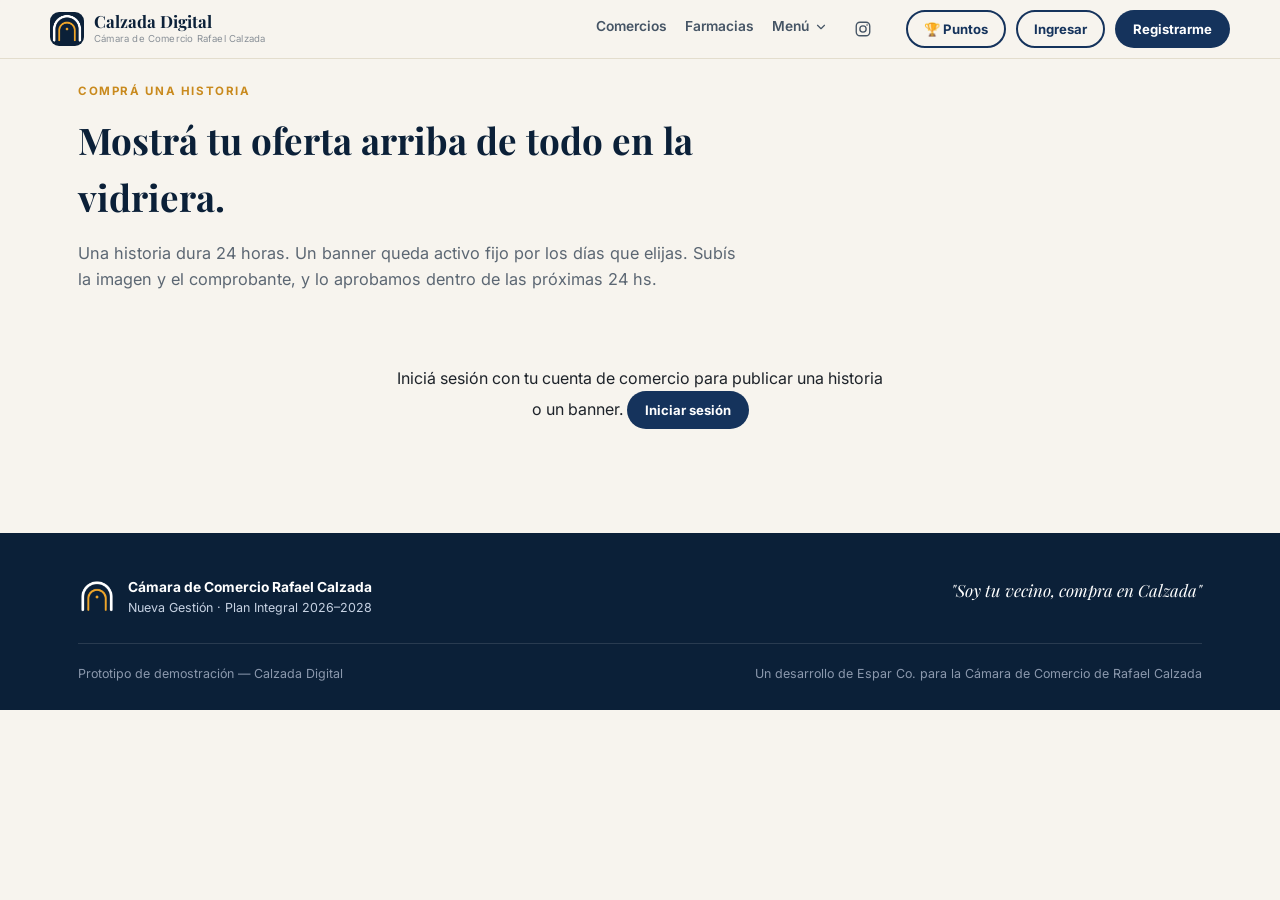
<file: publicar.html>
<!DOCTYPE html>
<html lang="es">
<head>
<meta charset="UTF-8">
<title>Publicar historia o banner — Calzada Digital</title>
<meta name="viewport" content="width=device-width, initial-scale=1.0">
<meta name="description" content="Comprá una historia de 24 horas o un banner activo por varios días para tu comercio en Calzada Digital.">
<link rel="icon" type="image/x-icon" href="favicon.ico">
<link rel="manifest" href="manifest.json">
<meta name="theme-color" content="#0b2038">
<link rel="apple-touch-icon" href="assets/img/icons/apple-touch-icon.png">
<meta name="apple-mobile-web-app-capable" content="yes">
<meta name="apple-mobile-web-app-status-bar-style" content="black-translucent">
<meta name="apple-mobile-web-app-title" content="Calzada Digital">
<link rel="stylesheet" href="assets/style.css">
<link rel="stylesheet" href="assets/calzada-digital.css">
</head>
<body data-page="publicar">

<header>
  <div class="wrap nav">
    <a href="index.html" class="brand">
      <img src="assets/img/logo.png" alt="Calzada Digital">
      <div class="brand-text">
        <div class="b1">Calzada Digital</div>
        <div class="b2">Cámara de Comercio Rafael Calzada</div>
      </div>
    </a>
    <div class="nav-collapse" id="navCollapse">
      <nav class="links">
        <a href="vidriera.html">Comercios</a>
        <a href="farmacias.html">Farmacias</a>
        <div class="nav-dropdown" id="navDropdown">
          <button class="nav-dropdown-toggle" id="navDropdownToggle" type="button" aria-haspopup="true" aria-expanded="false" aria-controls="navDropdownMenu">
            Menú
            <svg viewBox="0 0 24 24" width="14" height="14" fill="none" stroke="currentColor" stroke-width="2" stroke-linecap="round" stroke-linejoin="round"><polyline points="6 9 12 15 18 9"/></svg>
          </button>
          <div class="nav-dropdown-menu" id="navDropdownMenu">
            <a href="conoce-el-barrio.html">Conocé el barrio</a>
            <a href="vidriera.html#fase2">Comparar Productos</a>
            <a href="index.html#sumate">Sumá tu comercio</a>
          </div>
        </div>
        <!-- Instagram de la Cámara: FALTA EL LINK REAL. Reemplazá el href de abajo apenas la Cámara tenga su cuenta de Instagram. -->
        <a class="nav-instagram" href="https://instagram.com/COMPLETAR-INSTAGRAM-CAMARA" target="_blank" rel="noopener" aria-label="Instagram de la Cámara de Comercio (completar link)" title="Completar: falta el link de Instagram de la Cámara">
          <svg viewBox="0 0 24 24" width="18" height="18" fill="none" stroke="currentColor" stroke-width="1.8"><rect x="3" y="3" width="18" height="18" rx="5"/><circle cx="12" cy="12" r="4.2"/><circle cx="17.4" cy="6.6" r="1.1" fill="currentColor" stroke="none"/></svg>
        </a>
      </nav>
      <div class="nav-actions" id="navActions"></div>
    </div>
    <button class="burger" id="burgerBtn" type="button" aria-label="Abrir menú" aria-expanded="false" aria-controls="navCollapse">
      <svg class="burger-icon burger-icon-open" viewBox="0 0 24 24" width="22" height="22" fill="none" stroke="currentColor" stroke-width="2" stroke-linecap="round"><line x1="3" y1="6" x2="21" y2="6"/><line x1="3" y1="12" x2="21" y2="12"/><line x1="3" y1="18" x2="21" y2="18"/></svg>
      <svg class="burger-icon burger-icon-close" viewBox="0 0 24 24" width="22" height="22" fill="none" stroke="currentColor" stroke-width="2" stroke-linecap="round"><line x1="6" y1="6" x2="18" y2="18"/><line x1="6" y1="18" x2="18" y2="6"/></svg>
    </button>
  </div>
</header>

<!-- Sin hero de foto acá: mismo criterio que el resto de las pantallas del menú Cuenta. -->
<section style="padding-top:24px;padding-bottom:56px;">
  <div class="wrap">
    <div class="section-head" style="margin-bottom:26px;">
      <div class="eyebrow">Comprá una historia</div>
      <h2 class="serif">Mostrá tu oferta arriba de todo en la vidriera.</h2>
      <p>Una historia dura 24 horas. Un banner queda activo fijo por los días que elijas. Subís la imagen y el comprobante, y lo aprobamos dentro de las próximas 24 hs.</p>
    </div>
    <div id="cdPublicarAviso" class="cd-empty hidden"></div>

    <form class="form-panel" id="cdPublicarForm">

      <div class="form-group">
        <label>¿Qué querés publicar?</label>
        <div class="cd-toggle" id="cdTipoPublicacion">
          <button type="button" class="is-active" data-tipo="historia">📸 Historia (24 hs)</button>
          <button type="button" data-tipo="banner">📌 Banner (días fijos)</button>
        </div>
      </div>

      <div class="form-group hidden" id="cdDiasBanner">
        <label>¿Por cuántos días?</label>
        <div class="chip-row">
          <button type="button" class="chip is-active" data-dias="3">3 días</button>
          <button type="button" class="chip" data-dias="7">7 días</button>
          <button type="button" class="chip" data-dias="15">15 días</button>
          <button type="button" class="chip" data-dias="30">30 días</button>
        </div>
        <p class="cd-price-note">Cuanto más días elijas, mejor precio por día — te confirmamos el monto exacto por WhatsApp antes de aprobarlo.</p>
      </div>

      <div class="form-group">
        <label>Texto (opcional)</label>
        <textarea id="cdTextoHistoria" rows="3" maxlength="200" placeholder="Ej: 2x1 en pastas caseras hasta agotar stock"></textarea>
      </div>

      <div class="form-group">
        <label>Imagen o video de tu oferta</label>
        <input type="file" id="cdImagenInput" accept="image/png,image/jpeg,image/webp">
        <span class="form-note" style="display:block;margin-top:4px;">Recomendado: formato vertical (como una historia de Instagram), buena luz y sin texto muy pequeño.</span>
      </div>

      <div class="form-group">
        <label>Comprobante de la transferencia</label>
        <input type="file" id="cdComprobanteInput" accept="image/png,image/jpeg,image/webp">
        <span class="form-note" style="display:block;margin-top:4px;">Foto o captura del comprobante de pago a la Cámara.</span>
      </div>

      <p class="field-error" id="cdPublicarStatus"></p>
      <button class="btn btn-navy" type="submit" style="width:100%;justify-content:center;">Enviar para aprobación</button>
    </form>

  </div>
</section>

<footer>
  <div class="wrap">
    <div class="foot-top">
      <div class="foot-brand">
        <img src="assets/img/logo.png" alt="Calzada Digital">
        <div>
          <div style="color:#fff;font-weight:700;">Cámara de Comercio Rafael Calzada</div>
          <div style="font-size:.78rem;">Nueva Gestión · Plan Integral 2026–2028</div>
        </div>
      </div>
      <div class="foot-tagline">"Soy tu vecino, compra en Calzada"</div>
    </div>
    <div class="foot-bottom">
      <span>Prototipo de demostración — Calzada Digital</span>
      <span>Un desarrollo de Espar Co. para la Cámara de Comercio de Rafael Calzada</span>
    </div>
  </div>
</footer>

<!-- MODAL -->
<div class="modal-overlay" id="modalOverlay">
  <div class="modal">
    <button class="close-btn" onclick="closeModal()">✕</button>
    <h3 id="modalTitle">Sumate a Calzada Digital</h3>
    <p class="sub" id="modalSub">Elegí cómo querés participar.</p>
    <div class="tabs" id="modalTabs">
      <button id="tabLogin" onclick="switchTab('login')">Iniciar sesión</button>
      <button id="tabVecino" onclick="switchTab('vecino')">Soy vecino</button>
    </div>

    <div class="pane" id="paneLogin">
      <form class="form-panel" id="formLogin" onsubmit="return submitLogin(event)">
        <div class="form-group"><label>Correo electrónico</label><input type="email" id="loginEmail" required maxlength="120" pattern="[a-zA-Z0-9._%+-]+@[a-zA-Z0-9.-]+\.[a-zA-Z]{2,}" title="Ingresá un correo válido, con @ y un dominio (ej: nombre@ejemplo.com)"></div>
        <div class="form-group"><label>Contraseña</label>
          <div class="pw-field">
            <input type="password" id="loginPassword" required>
            <button type="button" class="pw-toggle" data-target="loginPassword" aria-label="Mostrar contraseña">👁️</button>
          </div>
        </div>
        <p class="field-error" id="loginError"></p>
        <button class="btn btn-navy" type="submit" style="width:100%;justify-content:center;">Ingresar</button>
        <p class="form-note">¿Todavía no tenés cuenta? <a href="#" class="modal-link" onclick="switchTab('vecino');return false;">Registrate como vecino</a> o <a class="modal-link" href="index.html#sumate">sumá tu comercio</a>.</p>
      </form>
      <div class="confirm-panel form-panel hidden" id="confirmLogin">
        <div class="check">✓</div>
        <h3>¡Bienvenido/a de nuevo!</h3>
        <p id="loginWelcomeMsg"></p>
      </div>
    </div>

    <div class="pane" id="paneVecino">
      <form class="form-panel" id="formVecino" onsubmit="return submitForm(event,'vecino')">
        <div class="form-group"><label>Nombre y apellido</label><input type="text" id="vecinoNombre" required maxlength="100"></div>
        <div class="form-group"><label>Correo electrónico</label><input type="email" id="vecinoEmail" required maxlength="120" pattern="[a-zA-Z0-9._%+-]+@[a-zA-Z0-9.-]+\.[a-zA-Z]{2,}" title="Ingresá un correo válido, con @ y un dominio (ej: nombre@ejemplo.com)"></div>
        <div class="form-group"><label>Teléfono</label>
          <div class="phone-input"><span class="phone-input-prefix">11</span><input type="tel" id="vecinoTelefono" required inputmode="numeric" maxlength="8" pattern="[0-9]{8}" placeholder="1234 5678" title="Los 8 números que siguen del 11, sin espacios"></div>
        </div>
        <div class="form-group">
          <label>Contraseña</label>
          <div class="pw-field">
            <input type="password" id="vecinoPassword" required minlength="8" maxlength="72">
            <button type="button" class="pw-toggle" data-target="vecinoPassword" aria-label="Mostrar contraseña">👁️</button>
          </div>
          <div class="pw-strength"><div class="pw-strength-fill" id="vecinoPwStrengthFill"></div></div>
          <span class="pw-strength-label" id="vecinoPwStrengthLabel"></span>
          <ul class="pw-checklist" id="vecinoPwChecklist">
            <li data-rule="len">Mínimo 8 caracteres</li>
            <li data-rule="upper">Una letra mayúscula</li>
            <li data-rule="num">Un número</li>
          </ul>
        </div>
        <div class="form-group"><label>Confirmar contraseña</label>
          <div class="pw-field">
            <input type="password" id="vecinoPassword2" required maxlength="72">
            <button type="button" class="pw-toggle" data-target="vecinoPassword2" aria-label="Mostrar contraseña">👁️</button>
          </div>
        </div>
        <div class="form-group"><label>Domicilio</label><input type="text" id="vecinoDomicilio" required maxlength="150" placeholder="Calle y altura, Rafael Calzada"></div>
        <div class="form-group">
          <label>Año de nacimiento (opcional)</label>
          <input type="number" id="vecinoAnioNacimiento" min="1920" max="2013" placeholder="Ej: 1990">
          <label class="checkbox-inline"><input type="checkbox" id="vecinoAnioNoDecir" onchange="toggleAnioNacimiento()"> Prefiero no decirlo</label>
        </div>
        <div class="form-group">
          <label>Género (opcional)</label>
          <select id="vecinoGenero">
            <option value="">Prefiero no decirlo</option>
            <option value="femenino">Femenino</option>
            <option value="masculino">Masculino</option>
            <option value="otro">Otro</option>
          </select>
        </div>
        <p class="field-error" id="vecinoFormError"></p>
        <button class="btn btn-navy" type="submit" style="width:100%;justify-content:center;">Crear mi cuenta</button>
        <p class="form-note">¿Ya tenés cuenta? <a href="#" class="modal-link" onclick="switchTab('login');return false;">Iniciar sesión</a>.<br>Maqueta de demostración: tu cuenta se guarda solo en este navegador (todavía no hay una base de datos compartida real).</p>
      </form>
      <div class="confirm-panel form-panel hidden" id="confirmVecino">
        <div class="check">✓</div>
        <h3>¡Listo!</h3>
        <p>Ya quedaste registrado como vecino de Calzada Digital en este navegador. En la versión real con base de datos compartida, tu cuenta y tu domicilio van a servir para recomendarte los comercios más cercanos.</p>
      </div>
    </div>

  </div>
</div>

<!-- MODAL: consultar saldo de puntos (para cualquier vecino, con o sin cuenta) -->
<div class="modal-overlay" id="saldoModalOverlay">
  <div class="modal">
    <button class="close-btn" onclick="closeSaldoModal()">✕</button>
    <h3>🏆 Puntos de fidelidad</h3>
    <p class="sub">Consultá cuántos puntos tenés acumulados con tu número de teléfono.</p>

    <form class="form-panel" id="saldoForm" onsubmit="return consultarYMostrarSaldo(event)">
      <div class="form-group"><label>Teléfono</label>
      <div class="phone-input"><span class="phone-input-prefix">11</span><input type="tel" id="saldoTelefono" required inputmode="numeric" maxlength="8" pattern="[0-9]{8}" placeholder="1234 5678" title="Los 8 números que siguen del 11, sin espacios"></div>
    </div>
      <p class="field-error" id="saldoError"></p>
      <button class="btn btn-navy" type="submit" style="width:100%;justify-content:center;">Consultar</button>
    </form>
    <div class="confirm-panel form-panel hidden" id="saldoResultado">
      <div class="check">🏆</div>
      <h3><span id="saldoNumero">0</span> puntos</h3>
      <p>Se acumula 1 punto cada $1.000 de compra en los comercios socios de la Cámara. Canjealos por cafés o vouchers en los comercios participantes.</p>
      <button class="btn btn-outline btn-sm" type="button" onclick="volverAConsultarSaldo()">Consultar otro teléfono</button>
    </div>
  </div>
</div>

<!-- MODAL: el comercio suma o canjea puntos a un vecino -->
<div class="modal-overlay" id="puntosModalOverlay">
  <div class="modal">
    <button class="close-btn" onclick="closePuntosModal()">✕</button>
    <h3>Puntos de fidelidad</h3>
    <p class="sub">Sumá o canjeá puntos para un vecino usando su número de teléfono.</p>
    <div class="tabs">
      <button id="tabSumar" onclick="switchPuntosTab('sumar')">Sumar puntos</button>
      <button id="tabCanjear" onclick="switchPuntosTab('canjear')">Canjear puntos</button>
    </div>

    <div class="pane" id="paneSumar">
      <form class="form-panel" id="formSumarPuntos" onsubmit="return submitSumarPuntos(event)">
        <div class="form-group"><label>Teléfono del vecino</label>
          <div class="phone-input"><span class="phone-input-prefix">11</span><input type="tel" id="sumarTelefono" required inputmode="numeric" maxlength="8" pattern="[0-9]{8}" placeholder="1234 5678" title="Los 8 números que siguen del 11, sin espacios"></div>
        </div>
        <div class="form-group"><label>Monto de la compra ($)</label><input type="number" min="1" max="100000" step="1" id="sumarMonto" required placeholder="Ej: 4500" oninput="updatePuntosPreview()"></div>
        <p class="form-note" id="sumarPreview">Se sumarán 0 puntos (1 punto cada $1.000 de compra).</p>
        <p class="field-error" id="sumarPuntosError"></p>
        <button class="btn btn-navy" type="submit" style="width:100%;justify-content:center;">Sumar puntos</button>
      </form>
      <div class="confirm-panel form-panel hidden" id="confirmSumarPuntos">
        <div class="check">✓</div>
        <h3>¡Listo!</h3>
        <p id="sumarPuntosMsg"></p>
      </div>
    </div>

    <div class="pane" id="paneCanjear">
      <form class="form-panel" id="formCanjearPuntos" onsubmit="return submitCanjearPuntos(event)">
        <div class="form-group"><label>Teléfono del vecino</label>
          <div class="phone-input"><span class="phone-input-prefix">11</span><input type="tel" id="canjearTelefono" required inputmode="numeric" maxlength="8" pattern="[0-9]{8}" placeholder="1234 5678" title="Los 8 números que siguen del 11, sin espacios"></div>
        </div>
        <div class="form-group"><label>Puntos a descontar</label><input type="number" min="1" step="1" id="canjearPuntos" required placeholder="Ej: 100"></div>
        <div class="form-group"><label>¿Por qué lo canjea?</label><input type="text" id="canjearDescripcion" required maxlength="200" placeholder="Ej: 1 café"></div>
        <p class="field-error" id="canjearPuntosError"></p>
        <button class="btn btn-navy" type="submit" style="width:100%;justify-content:center;">Canjear puntos</button>
      </form>
      <div class="confirm-panel form-panel hidden" id="confirmCanjearPuntos">
        <div class="check">✓</div>
        <h3>¡Listo!</h3>
        <p id="canjearPuntosMsg"></p>
      </div>
    </div>
  </div>
</div>

<!-- MODAL: "Mi comercio" — el propio comercio carga/actualiza los datos de
     su tarjeta (solo aparece en el menú una vez que la Cámara lo aprueba) -->
<div class="modal-overlay" id="miComercioModalOverlay">
  <div class="modal">
    <button class="close-btn" onclick="closeMiComercioModal()">✕</button>
    <h3>🏪 Mi comercio</h3>
    <p class="sub">Estos son los datos que se muestran en tu tarjeta de la vidriera — actualizalos cuando quieras.</p>

    <form class="form-panel" id="formMiComercio" onsubmit="return submitMiComercio(event)">
      <div class="form-group"><label>Rubro</label><select id="miComercioRubro"></select></div>
      <div class="form-group"><label>Descripción</label><textarea id="miComercioDescripcion" rows="3" maxlength="500" placeholder="Contá brevemente qué ofrecés"></textarea><span class="char-counter" id="miComercioDescripcionCount"></span></div>
      <div class="form-group"><label>Dirección</label><input type="text" id="miComercioDireccion" maxlength="150" placeholder="Calle y altura, Rafael Calzada"><span class="char-counter" id="miComercioDireccionCount"></span></div>
      <div class="form-group"><label>Teléfono</label>
      <div class="phone-input"><span class="phone-input-prefix">11</span><input type="tel" id="miComercioTelefono" inputmode="numeric" maxlength="8" pattern="[0-9]{8}" placeholder="1234 5678" title="Los 8 números que siguen del 11, sin espacios"></div>
    </div>
      <div class="form-group"><label>¿Tenés sitio web?</label>
        <select id="miComercioTieneSitio" onchange="toggleMiComercioSitioWeb()">
          <option value="no">No</option>
          <option value="si">Sí</option>
        </select>
      </div>
      <div class="form-group hidden" id="miComercioSitioWebGroup">
        <label>URL de tu sitio web</label>
        <input type="text" id="miComercioSitioWeb" maxlength="200" placeholder="www.tucomercio.com"><span class="char-counter" id="miComercioSitioWebCount"></span>
      </div>
      <div class="form-group"><label>Etiquetas de búsqueda</label><input type="text" id="miComercioTags" maxlength="300" placeholder="Separadas por ; — ej: kiosco;bebidas;golosinas"><span class="char-counter" id="miComercioTagsCount"></span></div>
      <div class="form-group">
        <label>Logo de tu comercio</label>
        <img id="miComercioLogoActual" class="logo-preview hidden" alt="Tu logo actual">
        <input type="file" id="miComercioLogo" accept="image/png,image/jpeg,image/webp">
        <img id="miComercioLogoPreview" class="logo-preview hidden" alt="Vista previa del nuevo logo">
        <span class="form-note" style="display:block;margin-top:4px;">Dejalo vacío para mantener el logo que ya tenés — si elegís un archivo nuevo, reemplaza al anterior.</span>
        <div class="logo-historial hidden" id="miComercioLogoHistorial">
          <span class="form-note" style="display:block;margin-bottom:6px;">O volvé a uno de tus logos anteriores:</span>
          <div class="logo-historial-lista" id="miComercioLogoHistorialLista"></div>
        </div>
      </div>
      <div class="form-group">
        <label>Oferta de esta semana (opcional)</label>
        <input type="text" id="miComercioOferta" maxlength="200" placeholder="Ej: 20% off en fiambres de pierna"><span class="char-counter" id="miComercioOfertaCount"></span>
        <span class="form-note" style="display:block;margin-top:4px;">Si la cargás, va a aparecer en "Ofertas de la semana" de la portada mientras esté vigente.</span>
      </div>
      <div class="form-group" id="miComercioOfertaVenceGroup">
        <label>¿Hasta cuándo vale? (opcional)</label>
        <input type="date" id="miComercioOfertaVence">
      </div>
      <p class="field-error" id="miComercioError"></p>
      <button class="btn btn-navy" type="submit" style="width:100%;justify-content:center;">Guardar cambios</button>
      <p class="form-note hidden" id="miComercioGuardadoMsg">✓ Guardado — ya se actualizó tu tarjeta en la vidriera.</p>
    </form>
  </div>
</div>

<div id="cdBottomNav"></div>

<script src="assets/site.js"></script>
<script src="assets/categorias.js"></script>
<script src="assets/calzada-digital.js"></script>
</body>
</html>
</file>
<file: assets/style.css>
@import url('https://fonts.googleapis.com/css2?family=Playfair+Display:ital,wght@0,600;0,700;1,600&family=Inter:wght@400;500;600;700;800&display=swap');

:root{
  --navy:#15335c;
  --navy-deep:#0b2038;
  --navy-light:#2f5488;
  --gold:#eea52a;
  --gold-deep:#c98a1e;
  --gray:#8b9099;
  --gray-dark:#5c6773;
  --cream:#f7f4ee;
  --cream-2:#f0ead9;
  --ink:#1e232a;
  --white:#ffffff;
  --line:#e3ddcd;
}

*{box-sizing:border-box;}
html{scroll-behavior:smooth;}
body{
  margin:0;
  background:var(--cream);
  color:var(--ink);
  font-family:'Inter',-apple-system,BlinkMacSystemFont,sans-serif;
  line-height:1.55;
  -webkit-font-smoothing:antialiased;
}
h1,h2,h3,.serif{font-family:'Playfair Display',Georgia,serif;}
img{max-width:100%;display:block;}
a{color:inherit;}
button{font-family:inherit;cursor:pointer;}
.wrap{max-width:1180px;margin:0 auto;padding:0 28px;}
.eyebrow{
  text-transform:uppercase;letter-spacing:.14em;font-size:.72rem;font-weight:700;
  color:var(--gold-deep);
}
.btn{
  display:inline-flex;align-items:center;gap:8px;
  padding:13px 26px;border-radius:999px;border:2px solid transparent;
  font-weight:700;font-size:.95rem;text-decoration:none;transition:.15s ease;
}
.btn-gold{background:var(--gold);color:var(--navy-deep);}
.btn-gold:hover{background:var(--gold-deep);transform:translateY(-1px);}
.btn-navy{background:var(--navy);color:var(--white);}
.btn-navy:hover{background:var(--navy-deep);transform:translateY(-1px);}
.btn-outline{background:transparent;border-color:var(--navy);color:var(--navy);}
.btn-outline:hover{background:var(--navy);color:var(--white);}
.btn-outline-light{background:transparent;border-color:rgba(255,255,255,.55);color:var(--white);}
.btn-outline-light:hover{background:rgba(255,255,255,.15);}
.btn:disabled,.btn[disabled]{opacity:.55;cursor:not-allowed;}
.btn-sm{padding:9px 16px;font-size:.82rem;border-radius:999px;}

/* Aviso cuando el navegador bloquea localStorage — se inserta como primer
   elemento de <body>, antes incluso del header, para que sea lo primero
   que se vea. */
.storage-warning{
  background:#fdf1d9;color:#7a4a05;border-bottom:1px solid #eec97a;
  padding:10px 44px 10px 16px;font-size:.82rem;text-align:center;
  position:relative;line-height:1.4;
}
.storage-warning-close{
  position:absolute;right:8px;top:50%;transform:translateY(-50%);
  background:none;border:none;cursor:pointer;font-size:.9rem;color:#7a4a05;padding:6px;
}

/* HEADER */
header{
  position:sticky;top:0;z-index:50;
  background:rgba(247,244,238,.92);backdrop-filter:blur(6px);
  border-bottom:1px solid var(--line);
}
.nav{position:relative;display:flex;align-items:center;justify-content:space-between;padding:10px 0;gap:16px;}
.brand{display:flex;align-items:center;gap:10px;text-decoration:none;flex:none;min-width:0;}
.brand img{height:34px;width:34px;object-fit:contain;flex:none;border-radius:9px;}
.brand-text{min-width:0;}
.brand-text .b1{font-family:'Playfair Display',serif;font-weight:700;font-size:1.05rem;color:var(--navy-deep);line-height:1.2;}
.brand-text .b2{font-size:.6rem;color:var(--gray-dark);opacity:.7;letter-spacing:.02em;white-space:nowrap;overflow:hidden;text-overflow:ellipsis;}
@media (max-width:380px){.brand-text .b2{display:none;}}
.nav-collapse{display:flex;align-items:center;gap:26px;flex:1;justify-content:flex-end;min-width:0;}
nav.links{display:flex;gap:18px;font-weight:600;font-size:.86rem;white-space:nowrap;flex:none;}
nav.links a{text-decoration:none;color:var(--navy-deep);opacity:.75;padding:4px 0;border-bottom:2px solid transparent;transition:opacity .15s ease,border-color .15s ease;}
nav.links a:hover{opacity:1;border-bottom-color:var(--gold);}
.nav-actions{display:flex;gap:10px;align-items:center;flex:none;}
.burger{
  display:none;position:relative;flex:none;width:38px;height:38px;
  background:none;border:none;border-radius:9px;color:var(--navy-deep);
  align-items:center;justify-content:center;
}
.burger:hover{background:rgba(21,51,92,.08);}
.burger-icon{position:absolute;transition:opacity .15s ease,transform .18s ease;}
.burger-icon-close{opacity:0;transform:rotate(-80deg);}
.burger[aria-expanded="true"] .burger-icon-open{opacity:0;transform:rotate(80deg);}
.burger[aria-expanded="true"] .burger-icon-close{opacity:1;transform:rotate(0);}

/* Dropdown "Menú" del header (agrupa los links secundarios en desktop) */
.nav-dropdown{position:relative;}
.nav-dropdown-toggle{
  display:inline-flex;align-items:center;gap:5px;background:none;border:none;
  font:inherit;font-weight:600;font-size:.86rem;color:var(--navy-deep);opacity:.75;
  cursor:pointer;padding:4px 0;border-bottom:2px solid transparent;
}
.nav-dropdown-toggle:hover{opacity:1;border-bottom-color:var(--gold);}
.nav-dropdown.open .nav-dropdown-toggle{opacity:1;border-bottom-color:var(--gold);}
.nav-dropdown-toggle svg{transition:transform .18s ease;}
.nav-dropdown.open .nav-dropdown-toggle svg{transform:rotate(180deg);}
.nav-dropdown-menu{
  position:absolute;top:calc(100% + 10px);right:0;min-width:220px;
  background:var(--white);border:1px solid var(--line);border-radius:14px;
  box-shadow:0 16px 28px -16px rgba(11,32,56,.28);
  padding:8px;display:flex;flex-direction:column;gap:2px;
  opacity:0;visibility:hidden;pointer-events:none;transform:translateY(-6px);
  transition:opacity .15s ease,transform .15s ease,visibility .15s ease;
  z-index:60;
}
.nav-dropdown.open .nav-dropdown-menu{opacity:1;visibility:visible;pointer-events:auto;transform:translateY(0);}
nav.links .nav-dropdown-menu a{
  white-space:nowrap;padding:10px 12px;border-radius:8px;font-weight:600;
  font-size:.86rem;color:var(--navy-deep);opacity:.85;text-decoration:none;border-bottom:none;
}
nav.links .nav-dropdown-menu a:hover{background:var(--cream);opacity:1;border-bottom:none;}

/* Ícono de Instagram de la Cámara en el header */
nav.links a.nav-instagram{
  display:inline-flex;align-items:center;justify-content:center;
  width:34px;height:34px;padding:0;border-radius:999px;border-bottom:none;
  color:var(--navy-deep);opacity:.75;flex:none;
  transition:opacity .15s ease,background .15s ease;
}
nav.links a.nav-instagram:hover{opacity:1;background:rgba(21,51,92,.08);border-bottom:none;}

/* PAGE-HERO — banner interior compartido por las páginas secundarias
   (vidriera, farmacias, conocé el barrio). Overlay estándar, sin cambios. */
.page-hero{
  background-image:
    linear-gradient(180deg, rgba(11,32,56,.5) 0%, rgba(11,32,56,0) 22%, rgba(11,32,56,0) 60%, rgba(11,32,56,.75) 100%),
    linear-gradient(115deg, rgba(11,32,56,.82) 0%, rgba(11,32,56,.62) 32%, rgba(11,32,56,.28) 62%, rgba(11,32,56,.5) 100%),
    linear-gradient(#15335c, #15335c),
    url('img/arco-dia.jpg');
  background-blend-mode:normal,normal,color,normal;
  background-size:cover;background-position:center 42%;background-repeat:no-repeat;
}

/* HERO DE PORTADA — pieza editorial: la foto del arco lleva un tratamiento
   de duotono en azul marino (toda la imagen se lee en tonos de marca, no
   como una foto de cámara con overlay encima) y el texto se ancla abajo,
   dejando la mitad superior despejada para que la fotografía respire.
   Un solo slogan, un CTA sólido y dos accesos como simples links de texto. */
.hero{
  position:relative;overflow:hidden;color:var(--white);
  display:flex;align-items:flex-end;
  min-height:clamp(460px,72vh,600px);
  background-image:
    linear-gradient(0deg, rgba(4,10,20,.95) 0%, rgba(4,10,20,.5) 42%, rgba(4,10,20,.12) 66%, rgba(4,10,20,.3) 100%),
    linear-gradient(135deg, rgba(9,22,42,.88) 0%, rgba(23,55,98,.62) 100%),
    url('img/arco-dia.jpg');
  background-blend-mode:normal,multiply,normal;
  background-size:cover;background-position:center 30%;background-repeat:no-repeat;
}
.hero-inner{position:relative;width:100%;padding:56px 0 clamp(40px,7vh,64px);}
.hero-copy{max-width:600px;}
.hero-h1{font-size:clamp(2.5rem,7.5vw,4.2rem);margin:0;line-height:1.05;letter-spacing:-.015em;}
.hero-h1-main{display:block;font-weight:800;font-style:normal;color:#fff;}
.hero-h1-accent{display:block;font-style:italic;font-weight:600;color:var(--gold);}
.hero-actions{margin-top:clamp(28px,5vh,44px);display:flex;flex-direction:column;align-items:flex-start;gap:18px;}
.btn-hero-primary{
  display:inline-block;background:var(--gold);color:var(--navy-deep);
  padding:16px 38px;border-radius:999px;font-weight:700;font-size:1rem;
  text-decoration:none;transition:.15s ease;box-shadow:0 16px 30px -14px rgba(0,0,0,.55);
}
.btn-hero-primary:hover{background:var(--gold-deep);transform:translateY(-1px);}
.hero-links{margin:0;font-size:.86rem;font-weight:500;color:rgba(255,255,255,.68);}
.hero-links a{color:rgba(255,255,255,.9);text-decoration:none;padding-bottom:1px;border-bottom:1px solid rgba(255,255,255,.32);}
.hero-links a:hover{color:#fff;border-color:#fff;}
.hero-links span{margin:0 10px;color:rgba(255,255,255,.4);}
.hero-stats{display:flex;gap:0;margin-top:58px;flex-wrap:wrap;padding-top:28px;border-top:1px solid rgba(255,255,255,.14);}
.hero-stats .stat{padding:0 32px 0 0;margin-right:32px;border-right:1px solid rgba(255,255,255,.14);}
.hero-stats .stat:last-child{border-right:none;margin-right:0;padding-right:0;}
.hero-stats .stat b{display:block;font-family:'Playfair Display',serif;font-size:1.5rem;color:var(--gold);}
.hero-stats .stat span{font-size:.82rem;color:#c7d2e3;}

/* SECTION generic */
section{padding:84px 0;}
.section-head{max-width:660px;margin-bottom:46px;}
.section-head h2{font-size:clamp(1.6rem,3.4vw,2.3rem);margin:10px 0 14px;color:var(--navy-deep);}
.section-head p{color:var(--gray-dark);font-size:1.02rem;}
.section-alt{background:var(--white);}

/* IDENTIDAD */
.identidad-grid{display:grid;grid-template-columns:1.1fr .9fr;gap:56px;align-items:center;}
.identidad-grid p{color:#3a4250;margin-bottom:16px;}
.chip-list{display:flex;flex-direction:column;gap:14px;margin-top:26px;}
.chip-list .chip{
  display:flex;gap:14px;align-items:flex-start;background:var(--white);
  border:1px solid var(--line);border-radius:14px;padding:14px 16px;
}
.chip-list .chip .ico{flex:none;width:34px;height:34px;border-radius:10px;background:var(--navy);color:var(--white);display:flex;align-items:center;justify-content:center;}
.chip-list .chip b{display:block;color:var(--navy-deep);font-size:.95rem;}
.chip-list .chip span{font-size:.86rem;color:var(--gray-dark);}
.identidad-visual{
  background:linear-gradient(155deg,var(--cream-2),var(--white));
  border:1px solid var(--line);border-radius:22px;padding:32px;
}

/* CAMARA / ejes */
.ejes-grid{display:grid;grid-template-columns:repeat(auto-fit,minmax(210px,1fr));gap:18px;margin-top:10px;}
.eje-card{background:var(--cream);border:1px solid var(--line);border-radius:16px;padding:20px;}
.eje-card .num{font-family:'Playfair Display',serif;font-style:italic;color:var(--gold-deep);font-size:1.1rem;}
.eje-card h4{margin:6px 0 6px;font-size:1rem;color:var(--navy-deep);}
.eje-card p{margin:0;font-size:.86rem;color:var(--gray-dark);}
.gestion-box{
  margin-top:40px;background:var(--navy-deep);color:#fff;border-radius:20px;
  padding:28px 32px;display:flex;gap:26px;flex-wrap:wrap;align-items:center;justify-content:space-between;
}
.gestion-box .who{display:flex;gap:24px;flex-wrap:wrap;}
.gestion-box .who div{font-size:.85rem;color:#cdd6e6;}
.gestion-box .who b{display:block;color:#fff;font-size:.95rem;}

/* VIDRIERA */
.search-box{
  background:var(--white);border:1px solid var(--line);border-radius:20px;
  padding:22px;box-shadow:0 10px 30px -18px rgba(11,32,56,.35);
}
.search-row{display:flex;gap:10px;flex-wrap:wrap;}
.search-row input[type=text]{
  flex:1 1 320px;padding:15px 18px;border-radius:999px;border:2px solid var(--line);
  font-size:1rem;font-family:inherit;outline:none;
}
.search-row input[type=text]:focus{border-color:var(--navy-light);}
.search-row select{
  padding:14px 16px;border-radius:999px;border:2px solid var(--line);font-family:inherit;font-size:.92rem;background:var(--white);
}
.chips{display:flex;gap:8px;flex-wrap:wrap;margin-top:14px;}
.chips button{
  background:var(--cream-2);border:1px solid var(--line);border-radius:999px;padding:7px 14px;
  font-size:.82rem;color:var(--navy-deep);font-weight:600;
}
.chips button:hover{background:var(--gold);border-color:var(--gold);}
.occasion-label{
  font-size:.72rem;font-weight:800;text-transform:uppercase;letter-spacing:.06em;
  color:var(--gold-deep);margin-top:18px;margin-bottom:2px;
}
.chips.occasion-row button{background:var(--white);border:1.5px solid var(--gold);}
.chips.occasion-row button:hover{background:var(--gold);}
.search-engine-status{font-size:.76rem;margin-top:12px;min-height:1.1em;color:var(--gray-dark);}
.search-engine-status.ready{color:#2f8f5b;font-weight:700;}
.results-meta{display:flex;justify-content:space-between;align-items:center;margin:26px 0 16px;flex-wrap:wrap;gap:10px;}
.results-meta span{color:var(--gray-dark);font-size:.9rem;}
.results-meta .clear-btn{background:none;border:none;color:var(--navy-light);font-weight:700;font-size:.85rem;text-decoration:underline;}
.grid-cards{display:grid;grid-template-columns:repeat(auto-fill,minmax(270px,1fr));gap:22px;}
.card{
  background:var(--white);border:1px solid var(--line);border-radius:18px;overflow:hidden;
  display:flex;flex-direction:column;transition:.15s ease;
}
.card:hover{transform:translateY(-3px);box-shadow:0 16px 30px -18px rgba(11,32,56,.35);}
.card .top{height:8px;}
.card .card-body{padding:20px;display:flex;flex-direction:column;gap:10px;flex:1;}
.card .icon-badge{
  width:52px;height:52px;border-radius:14px;display:flex;align-items:center;justify-content:center;color:#fff;
}
.card .card-logo{
  width:52px;height:52px;border-radius:14px;object-fit:cover;border:1px solid var(--line);background:var(--cream);
}
.card h3{margin:2px 0 0;font-size:1.05rem;font-family:'Inter';font-weight:800;color:var(--navy-deep);}
.card .rubro-tag{
  align-self:flex-start;font-size:.68rem;font-weight:700;text-transform:uppercase;letter-spacing:.05em;
  background:var(--cream-2);color:var(--navy-deep);padding:4px 10px;border-radius:999px;
}
.card p.desc{font-size:.88rem;color:#4a5261;margin:0;flex:1;}
.card .meta-line{display:flex;gap:8px;align-items:flex-start;font-size:.82rem;color:var(--gray-dark);}
.card .meta-line a{color:var(--navy-light);text-decoration:none;font-weight:600;}
.card .meta-line a:hover{text-decoration:underline;}
.card .card-actions{display:flex;gap:8px;flex-wrap:wrap;margin-top:8px;}
.card .web-pending{
  font-size:.72rem;color:var(--gray-dark);border:1px dashed var(--line);border-radius:999px;padding:6px 12px;
}
.empty-state{
  text-align:center;padding:60px 20px;background:var(--white);border:1px dashed var(--line);border-radius:18px;color:var(--gray-dark);
}
.empty-state b{color:var(--navy-deep);display:block;font-family:'Playfair Display',serif;font-size:1.2rem;margin-bottom:8px;}

/* VIDRIERA — filas por rubro con scroll horizontal (estilo Netflix), para
   cuando se navega libremente (sin búsqueda ni rubro elegido) */
.rubro-rows{display:flex;flex-direction:column;gap:36px;}
.rubro-row-head{display:flex;align-items:center;justify-content:space-between;gap:14px;margin-bottom:14px;}
.rubro-row-head h3{
  margin:0;font-size:1.05rem;font-family:'Playfair Display',serif;color:var(--navy-deep);
  display:flex;align-items:center;gap:10px;
}
.rubro-row-count{
  font-family:'Inter',sans-serif;font-size:.7rem;font-weight:700;color:var(--gray-dark);
  background:var(--cream-2);border-radius:999px;padding:2px 10px;
}
.rubro-row-nav{display:flex;gap:6px;flex:none;}
.rubro-row-nav button{
  width:34px;height:34px;border-radius:50%;border:1px solid var(--line);background:var(--white);
  color:var(--navy-deep);font-size:1.1rem;line-height:1;display:flex;align-items:center;justify-content:center;
}
.rubro-row-nav button:hover{background:var(--navy);color:#fff;border-color:var(--navy);}
.rubro-row-scroll{
  display:flex;gap:18px;overflow-x:auto;padding:2px 2px 14px;scroll-snap-type:x proximity;
  -webkit-overflow-scrolling:touch;scrollbar-width:thin;scrollbar-color:var(--line) transparent;
}
.rubro-row-scroll::-webkit-scrollbar{height:7px;}
.rubro-row-scroll::-webkit-scrollbar-track{background:transparent;}
.rubro-row-scroll::-webkit-scrollbar-thumb{background:var(--line);border-radius:999px;}
.rubro-row-scroll .card{flex:0 0 270px;width:270px;scroll-snap-align:start;}

@media (max-width:640px){
  .rubro-row-nav{display:none;}
  /* 1.5 tarjetas visibles: la segunda se asoma a la derecha, invitando a deslizar */
  .rubro-row-scroll .card{flex:0 0 64%;width:64%;}
}

/* FASE 2 */
.fase2-banner{
  display:inline-block;background:var(--gold);color:var(--navy-deep);font-weight:800;font-size:.72rem;
  text-transform:uppercase;letter-spacing:.08em;padding:6px 14px;border-radius:999px;margin-bottom:16px;
}
.admin-stats{display:flex;gap:16px;flex-wrap:wrap;margin-bottom:28px;}
.admin-stat-box{background:var(--white);border:1px solid var(--line);border-radius:16px;padding:18px 24px;min-width:180px;}
.admin-stat-box b{display:block;font-family:'Playfair Display',serif;font-size:1.8rem;color:var(--navy);}
.admin-stat-box span{font-size:.82rem;color:var(--gray-dark);}
.admin-analytics-grid{display:grid;grid-template-columns:1fr 1fr;gap:28px;margin-top:24px;}
@media (max-width:720px){.admin-analytics-grid{grid-template-columns:1fr;}}
.admin-analytics-grid h3{font-size:.95rem;margin:0 0 10px;color:var(--navy);}
.compare-table-wrap{overflow-x:auto;background:var(--white);border:1px solid var(--line);border-radius:18px;padding:6px;}
table.compare{width:100%;border-collapse:collapse;min-width:640px;}
table.compare th{text-align:left;font-size:.75rem;text-transform:uppercase;letter-spacing:.05em;color:var(--gray-dark);padding:14px 16px;border-bottom:2px solid var(--line);}
table.compare td{padding:16px;border-bottom:1px solid var(--line);font-size:.92rem;vertical-align:middle;}
table.compare tr:last-child td{border-bottom:none;}
.prod-thumb{width:46px;height:46px;border-radius:10px;background:linear-gradient(155deg,var(--navy-light),var(--navy));display:inline-flex;align-items:center;justify-content:center;color:#fff;margin-right:10px;vertical-align:middle;}
.price{font-weight:800;color:var(--navy-deep);}
.example-tag{font-size:.72rem;color:var(--gray-dark);margin-top:14px;}

/* SUMATE */
.sumate{
  background:linear-gradient(160deg,var(--navy-deep),var(--navy));color:#fff;border-radius:26px;
  padding:56px 44px;display:grid;grid-template-columns:1.2fr .8fr;gap:40px;align-items:center;
}
.sumate h2{color:#fff;}
.sumate p{color:#d6dfec;}
.rubros-tags{display:flex;flex-wrap:wrap;gap:8px;margin-top:18px;}
.rubros-tags span{background:rgba(255,255,255,.1);border:1px solid rgba(255,255,255,.2);padding:6px 12px;border-radius:999px;font-size:.8rem;}
.sumate-card{background:rgba(255,255,255,.06);border:1px solid rgba(255,255,255,.18);border-radius:18px;padding:26px;text-align:center;}
.sumate-card .btn{width:100%;justify-content:center;margin-top:10px;}
.sumate-form-card{background:#fff;border-radius:22px;padding:32px;max-width:460px;margin:32px auto 0;}
.sumate-form-card h3{margin:0 0 4px;color:var(--navy-deep);}
.sumate-form-card .sub{color:var(--gray-dark);font-size:.86rem;margin-bottom:20px;}
.sumate-pending-note{background:#fdf1d9;border:1px solid rgba(201,138,30,.3);border-radius:14px;padding:14px 16px;font-size:.86rem;color:var(--navy-deep);margin-bottom:20px;}

/* FOOTER */
footer{background:var(--navy-deep);color:#c7d2e3;padding:44px 0 26px;font-size:.86rem;}
.foot-top{display:flex;justify-content:space-between;gap:30px;flex-wrap:wrap;padding-bottom:26px;border-bottom:1px solid rgba(255,255,255,.12);}
.foot-brand{display:flex;gap:12px;align-items:center;}
.foot-brand img{height:38px;width:38px;border-radius:9px;}
.foot-tagline{font-style:italic;font-family:'Playfair Display',serif;color:#fff;font-size:1.05rem;max-width:360px;}
.foot-bottom{padding-top:20px;display:flex;justify-content:space-between;flex-wrap:wrap;gap:10px;color:#8b98ad;font-size:.78rem;}

/* MODAL */
.modal-overlay{
  position:fixed;inset:0;background:rgba(11,32,56,.55);display:none;align-items:center;justify-content:center;
  z-index:100;padding:20px;
}
.modal-overlay.open{display:flex;}
.modal{
  background:#fff;border-radius:22px;max-width:460px;width:100%;max-height:90vh;overflow-y:auto;
  padding:30px 30px 26px;position:relative;
}
.modal .close-btn{position:absolute;top:16px;right:18px;background:none;border:none;font-size:1.3rem;color:var(--gray-dark);}
.modal h3{margin:0 0 4px;color:var(--navy-deep);}
.modal .sub{color:var(--gray-dark);font-size:.86rem;margin-bottom:18px;}
.tabs{display:flex;gap:6px;background:var(--cream);border-radius:999px;padding:4px;margin-bottom:22px;}
.tabs button{flex:1;padding:10px;border:none;border-radius:999px;background:none;font-weight:700;font-size:.85rem;color:var(--gray-dark);}
.tabs button.active{background:var(--navy);color:#fff;}
.form-group{margin-bottom:14px;}
.form-group label{display:block;font-size:.8rem;font-weight:700;color:var(--navy-deep);margin-bottom:5px;}
.form-group input,.form-group select,.form-group textarea{
  width:100%;padding:11px 14px;border-radius:10px;border:1.5px solid var(--line);font-family:inherit;font-size:.92rem;
}
.form-group textarea{resize:vertical;}
.form-group input:focus,.form-group select:focus,.form-group textarea:focus{outline:none;border-color:var(--navy-light);}

/* Input de teléfono: el "11" queda fijo (no editable) y el usuario solo carga
   los 8 números que siguen — así el dato que llega al backend es siempre
   previsible ("11"+8 dígitos), sin formatos raros que después rompan algo. */
.form-group .phone-input{
  display:flex;align-items:stretch;border-radius:10px;border:1.5px solid var(--line);
  overflow:hidden;background:var(--white);
}
.form-group .phone-input:focus-within{border-color:var(--navy-light);}
.form-group .phone-input-prefix{
  display:flex;align-items:center;padding:11px 10px 11px 14px;background:var(--cream);
  color:var(--navy-deep);font-weight:700;font-size:.92rem;border-right:1.5px solid var(--line);
  flex:none;user-select:none;
}
.form-group .phone-input input{
  flex:1;min-width:0;border:none;border-radius:0;padding:11px 14px 11px 8px;
  font-family:inherit;font-size:.92rem;letter-spacing:.02em;
}
.form-group .phone-input input:focus{outline:none;}

/* Vista previa chica del logo cargado en el registro de comercio o en "Mi
   comercio" — mismo tamaño/forma en los dos lugares para que sea consistente. */
.form-group input[type="file"]{padding:8px 10px;font-size:.84rem;}
.logo-preview{
  display:block;width:72px;height:72px;object-fit:cover;border-radius:12px;
  border:1.5px solid var(--line);margin-top:8px;background:var(--cream);
}
.checkbox-inline{display:flex;align-items:center;gap:8px;font-weight:400 !important;font-size:.8rem !important;margin:8px 0 0 !important;color:var(--gray-dark);}
.checkbox-inline input{width:auto !important;padding:0 !important;}

/* Historial de los últimos logos del comercio, en "Mi comercio" — permite
   volver a uno anterior sin tener que resubir el archivo. */
.logo-historial{margin-top:12px;}
.logo-historial-lista{display:flex;gap:10px;flex-wrap:wrap;}
.logo-historial-item{display:flex;flex-direction:column;align-items:center;gap:4px;}
.logo-historial-item img{
  width:52px;height:52px;object-fit:cover;border-radius:10px;
  border:1.5px solid var(--line);background:var(--cream);
}
.logo-historial-item button{
  border:none;background:none;color:var(--navy);font-size:.7rem;font-weight:700;
  cursor:pointer;padding:2px 4px;text-decoration:underline;
}
.logo-historial-item button:hover{color:var(--navy-deep);}

/* Contador "X/N" bajo un campo con maxlength — se pone en rojo cuando queda
   poco margen, para avisar antes de que el campo simplemente deje de
   aceptar más texto. */
.char-counter{display:block;text-align:right;font-size:.72rem;color:var(--gray-dark);margin-top:4px;}
.char-counter.char-counter-cerca{color:var(--gold-deep);}
.char-counter.char-counter-limite{color:#b23b3b;font-weight:700;}

/* Campo de contraseña con botón de "mostrar/ocultar" (ojito) superpuesto. */
.pw-field{position:relative;}
.pw-field input{padding-right:44px;}
.pw-toggle{
  position:absolute;right:6px;top:50%;transform:translateY(-50%);
  background:none;border:none;cursor:pointer;font-size:1rem;line-height:1;
  padding:6px;color:var(--gray-dark);border-radius:8px;
}
.pw-toggle:hover{background:rgba(21,51,92,.08);}

/* Barra de fuerza de la contraseña — además del checklist ya existente,
   da una idea rápida de qué tan fuerte es de un vistazo, con color. */
.pw-strength{height:6px;border-radius:999px;background:var(--line);overflow:hidden;margin-top:10px;}
.pw-strength-fill{height:100%;width:0%;border-radius:999px;background:#b23b3b;transition:width .2s ease,background .2s ease;}
.pw-strength-fill.media{background:#c98a1f;}
.pw-strength-fill.fuerte{background:#2f8f5b;}
.pw-strength-label{display:block;font-size:.72rem;color:var(--gray-dark);margin-top:4px;}
.form-note{font-size:.74rem;color:var(--gray-dark);margin-top:10px;}
.confirm-panel{text-align:center;padding:14px 0;}
.confirm-panel .check{
  width:60px;height:60px;border-radius:50%;background:var(--gold);color:var(--navy-deep);
  display:flex;align-items:center;justify-content:center;margin:0 auto 16px;font-size:1.6rem;
}
.form-panel.hidden{display:none;}
.pane{display:none;}
.pane.active{display:block;}

.hidden{display:none !important;}

/* NAV — sesión iniciada */
.nav-user{display:flex;align-items:center;gap:12px;font-size:.86rem;font-weight:700;color:var(--navy-deep);}
.nav-pendiente{background:#fdf1d9;color:var(--gold-deep);font-weight:700;font-size:.78rem;padding:6px 12px;border-radius:999px;white-space:nowrap;}

/* PASSWORD CHECKLIST + ERRORES DE FORMULARIO */
.pw-checklist{list-style:none;margin:8px 0 0;padding:0;display:flex;flex-direction:column;gap:4px;}
.pw-checklist li{font-size:.76rem;color:var(--gray-dark);padding-left:20px;position:relative;}
.pw-checklist li::before{
  content:"○";position:absolute;left:0;top:0;color:var(--gray);font-size:.76rem;
}
.pw-checklist li.ok{color:var(--navy-deep);font-weight:600;}
.pw-checklist li.ok::before{content:"✓";color:#2f8f5b;font-weight:700;}
.field-error{
  display:none;font-size:.8rem;font-weight:700;color:#b23b3b;background:#fbeceb;
  border:1px solid #f0c9c7;border-radius:10px;padding:9px 12px;margin:2px 0 12px;
}
.field-error.show{display:block;}
.modal-link{color:var(--navy-light);font-weight:700;text-decoration:underline;}

/* SUBPÁGINAS — encabezado simple (comparte la foto+teñido azul de .hero, arriba) */
.page-hero{
  position:relative;overflow:hidden;
  color:#fff;padding:44px 0 50px;
}
.page-hero .breadcrumb{font-size:.78rem;color:#c7d2e3;margin-bottom:14px;}
.page-hero .breadcrumb a{text-decoration:none;color:#c7d2e3;font-weight:600;}
.page-hero .breadcrumb a:hover{color:#fff;}
.page-hero .eyebrow{color:var(--gold);}
.page-hero h1{font-size:clamp(1.7rem,3.6vw,2.5rem);margin:10px 0 12px;line-height:1.22;}
.page-hero p.lead{color:#dfe6f2;max-width:640px;margin:0;font-size:1.02rem;}

/* VISTA TARJETAS / MAPA */
.results-meta-right{display:flex;align-items:center;gap:16px;flex-wrap:wrap;}
.view-toggle{display:flex;background:var(--cream-2);border:1px solid var(--line);border-radius:999px;padding:4px;}
.view-toggle button{
  background:none;border:none;border-radius:999px;padding:8px 14px;font-size:.82rem;font-weight:700;color:var(--gray-dark);
}
.view-toggle button.active{background:var(--navy);color:#fff;}
#mapView{
  height:520px;border-radius:18px;overflow:hidden;border:1px solid var(--line);
  margin-top:4px;background:var(--cream-2);
}
#mapView .leaflet-popup-content{font-family:'Inter',sans-serif;font-size:.86rem;line-height:1.5;}
#mapView .leaflet-popup-content b{color:var(--navy-deep);}

/* FARMACIAS DE TURNO */
.turno-loading{
  text-align:center;padding:40px 20px;color:var(--gray-dark);
  background:var(--white);border:1px dashed var(--line);border-radius:18px;
}
.turno-card{
  background:linear-gradient(160deg,var(--navy-deep),var(--navy));color:#fff;
  border-radius:22px;padding:34px 36px;text-align:left;
}
.turno-badge{
  display:inline-block;background:var(--gold);color:var(--navy-deep);font-weight:800;font-size:.72rem;
  text-transform:uppercase;letter-spacing:.08em;padding:6px 14px;border-radius:999px;margin-bottom:18px;
}
.turno-card h3{color:#fff;font-size:1.5rem;margin:0 0 14px;}
.turno-card .meta-line{justify-content:center;color:#dfe6f2;font-size:.92rem;margin-top:6px;}
.turno-card .meta-line a{color:#fff;font-weight:700;}
.turno-list{display:flex;flex-direction:column;}
.turno-item{
  display:flex;align-items:center;justify-content:space-between;gap:18px;
  padding:14px 0;border-bottom:1px solid rgba(255,255,255,.14);
}
.turno-item:first-child{padding-top:0;}
.turno-item:last-child{border-bottom:none;padding-bottom:0;}
.turno-item h3{margin:0;font-size:1.4rem;line-height:1.28;}
.turno-map-link{
  flex:none;white-space:nowrap;display:inline-flex;align-items:center;gap:6px;
  font-size:.8rem;font-weight:700;color:#fff;text-decoration:none;
  border:1.5px solid rgba(255,255,255,.45);border-radius:999px;padding:8px 14px;
  transition:background .15s ease,border-color .15s ease;
}
.turno-map-link:hover{background:rgba(255,255,255,.12);border-color:rgba(255,255,255,.7);}
@media (max-width:480px){
  .turno-item{flex-wrap:wrap;gap:10px;}
}
.farmacia-list{display:flex;flex-direction:column;gap:10px;margin-top:22px;}
.farmacia-row{
  display:flex;align-items:center;gap:16px;background:var(--white);border:1px solid var(--line);
  border-radius:14px;padding:14px 18px;
}
.farmacia-row.is-today{border-color:var(--gold);background:var(--cream-2);}
.farmacia-row .dia-tag{
  flex:none;width:76px;text-align:center;font-size:.72rem;font-weight:800;text-transform:uppercase;
  color:var(--navy-deep);background:var(--cream);border-radius:999px;padding:6px 8px;
}
.farmacia-row.is-today .dia-tag{background:var(--gold);color:var(--navy-deep);}
.farmacia-row > div{flex:1;display:flex;flex-direction:column;}
.farmacia-row b{color:var(--navy-deep);font-size:.95rem;}
.farmacia-row .addr{font-size:.8rem;color:var(--gray-dark);}
.farmacias-cta{
  margin-top:28px;background:var(--white);border:1px solid var(--line);border-radius:18px;
  padding:22px 26px;display:flex;align-items:center;justify-content:space-between;gap:20px;flex-wrap:wrap;
}
.farmacias-cta b{display:block;color:var(--navy-deep);font-size:1rem;margin-bottom:4px;}
.farmacias-cta span{color:var(--gray-dark);font-size:.88rem;}
@media (max-width:640px){.farmacias-cta{flex-direction:column;align-items:stretch;text-align:center;}}

/* CARTEL DE INSTALACIÓN (PWA) */
.install-banner{
  position:fixed;left:0;right:0;bottom:0;z-index:90;
  background:var(--navy-deep);color:#fff;
  display:flex;align-items:center;gap:12px;
  padding:12px 16px;padding-bottom:calc(12px + env(safe-area-inset-bottom));
  box-shadow:0 -8px 24px -12px rgba(0,0,0,.4);
}
.install-banner-icon{font-size:1.3rem;flex:none;line-height:1;}
.install-banner-text{flex:1;font-size:.86rem;line-height:1.4;}
.install-banner-text b{color:var(--gold);}
.install-banner .btn{flex:none;}
.install-banner-close{
  flex:none;background:none;border:none;color:#c7d2e3;font-size:1rem;
  width:30px;height:30px;border-radius:50%;
}
.install-banner-close:hover{background:rgba(255,255,255,.12);color:#fff;}
@media (max-width:480px){
  .install-banner{flex-wrap:wrap;}
  .install-banner-text{flex:1 1 100%;order:1;}
}

@media (max-width:880px){
  .identidad-grid{grid-template-columns:1fr;}
  .sumate{grid-template-columns:1fr;padding:40px 26px;}
}

/* HEADER — menú desplegable en pantallas angostas */
@media (max-width:900px){
  .burger{display:inline-flex;}
  .nav-collapse{
    position:absolute;top:100%;left:0;right:0;
    flex-direction:column;align-items:stretch;gap:0;
    background:var(--cream);border-bottom:1px solid var(--line);
    box-shadow:0 16px 28px -16px rgba(11,32,56,.28);
    max-height:0;overflow:hidden;
    transition:max-height .25s ease;
  }
  .nav-collapse.open{max-height:70vh;overflow-y:auto;padding:8px 28px 22px;}
  nav.links{flex-direction:column;gap:0;width:100%;white-space:normal;}
  nav.links a{width:100%;padding:13px 2px;border-bottom:1px solid var(--line);border-radius:0;}
  nav.links a:hover{border-bottom-color:var(--line);}
  nav.links a:last-child{border-bottom:none;}
  .nav-actions{flex-direction:column;align-items:stretch;width:100%;gap:10px;margin-top:14px;}
  .nav-actions .btn{width:100%;justify-content:center;}
  .nav-user{flex-direction:column;align-items:stretch;gap:10px;}
  .nav-user span{padding-left:2px;}
  /* En mobile el burger ya colapsa todo el menú, así que el dropdown "Menú" se
     aplana: se muestran sus links directamente en la lista, sin doble clic. */
  .nav-dropdown{width:100%;}
  .nav-dropdown-toggle{display:none;}
  .nav-dropdown-menu{
    position:static;opacity:1;visibility:visible;pointer-events:auto;transform:none;
    box-shadow:none;border:none;background:none;padding:0;width:100%;gap:0;
  }
  nav.links .nav-dropdown-menu a{width:100%;padding:13px 2px;border-radius:0;border-bottom:1px solid var(--line);}
  nav.links .nav-dropdown-menu a:last-child{border-bottom:none;}
  nav.links a.nav-instagram{width:38px;height:38px;align-self:center;margin:14px auto 0;}
}
@media (max-width:720px){
  .hero{min-height:clamp(420px,66vh,540px);}
  .hero-inner{padding:40px 0 36px;}
  section{padding:56px 0;}
  .hero-stats{gap:0;}
  .hero-stats .stat{flex:1 1 45%;margin-bottom:18px;}
}
@media (max-width:480px){
  .page-hero{padding:36px 0 42px;}
}

/* ============================================================
   PORTADA — "Ofertas de la semana", "Eventos próximos" y
   "Actividades de la Cámara" (secciones nuevas debajo del hero
   corto en index.html)
   ============================================================ */
.oferta-ribbon{
  align-self:flex-start;font-size:.72rem;font-weight:700;background:var(--gold);color:var(--navy-deep);
  padding:4px 10px;border-radius:999px;margin-top:-2px;
}
.cerca-tuyo-badge{
  align-self:flex-start;font-size:.72rem;font-weight:700;background:var(--navy-light);color:var(--white);
  padding:4px 10px;border-radius:999px;margin-top:-2px;
}
.ofertas-grid{
  display:grid;grid-template-columns:repeat(auto-fill,minmax(250px,1fr));gap:18px;
}
.oferta-card{
  background:var(--white);border:1px solid var(--line);border-radius:16px;padding:18px 20px;
  display:flex;flex-direction:column;gap:8px;
}
.oferta-card h3{margin:0;font-size:1rem;font-family:'Inter';font-weight:800;color:var(--navy-deep);}
.oferta-card .rubro-tag{
  align-self:flex-start;font-size:.68rem;font-weight:700;text-transform:uppercase;letter-spacing:.05em;
  background:var(--cream-2);color:var(--navy-deep);padding:4px 10px;border-radius:999px;
}
.oferta-card .oferta-texto{margin:0;font-size:.92rem;color:var(--navy-deep);font-weight:600;}
.oferta-card .oferta-vence{font-size:.76rem;color:var(--gray-dark);}

.eventos-list{display:flex;flex-direction:column;gap:14px;}
.evento-card{
  background:var(--white);border:1px solid var(--line);border-radius:16px;padding:18px 22px;
  display:flex;flex-direction:column;gap:4px;
}
.evento-card .evento-fecha{
  font-size:.76rem;font-weight:700;text-transform:uppercase;letter-spacing:.05em;color:var(--gold-deep);
}
.evento-card h3{margin:2px 0 0;font-size:1.05rem;font-family:'Playfair Display',serif;color:var(--navy-deep);}
.evento-card .evento-lugar{font-size:.86rem;color:var(--gray-dark);}
.evento-card p{margin:2px 0 0;font-size:.88rem;color:#4a5261;}

.actividades-grid{
  display:grid;grid-template-columns:repeat(auto-fill,minmax(260px,1fr));gap:18px;
}
.actividad-card{
  background:var(--cream);border:1px solid var(--line);border-radius:16px;padding:20px;
  display:flex;flex-direction:column;gap:6px;
}
.actividad-card h3{margin:0;font-size:1rem;color:var(--navy-deep);font-family:'Inter';font-weight:800;}
.actividad-card .actividad-meta{font-size:.8rem;color:var(--gray-dark);}
.actividad-card p{margin:4px 0 0;font-size:.88rem;color:#4a5261;}
</file>
<file: assets/calzada-digital.css>
/* =========================================================
   Calzada Digital — estilos nuevos
   ---------------------------------------------------------
   Reutiliza las variables de siempre (--navy, --gold, --cream, etc.)
   definidas en assets/style.css — no se suma ninguna paleta nueva, así
   se mantiene la identidad de marca (azul/dorado, Playfair + Inter,
   íconos de línea) en todo lo nuevo.
   ========================================================= */

/* ---------- pie de navegación (solo mobile) ---------- */
.cd-bottom-nav{
  display:none;
  position:sticky; bottom:0; left:0; right:0; z-index:60;
  background:var(--white); border-top:1px solid var(--line);
  justify-content:space-around; align-items:center; padding:8px 6px calc(8px + env(safe-area-inset-bottom));
}
.cd-bottom-nav a{
  display:flex; flex-direction:column; align-items:center; gap:3px;
  color:var(--gray-dark); font-size:.64rem; font-weight:700; text-decoration:none; flex:1; text-align:center;
}
.cd-bottom-nav a.is-active{color:var(--navy);}
@media (max-width:900px){
  .cd-bottom-nav{display:flex;}
  body{padding-bottom:0;}
}

/* ---------- historias (rieles + visor) ---------- */
.cd-section.hidden{display:none;}
.cd-stories{display:flex; gap:16px; overflow-x:auto; padding:4px 2px 14px;}
.cd-story{display:flex; flex-direction:column; align-items:center; gap:6px; flex:0 0 auto; width:68px; text-align:center; background:none; border:none; cursor:pointer; position:relative; font-family:inherit;}
.cd-story__ring{width:62px; height:62px; border-radius:99px; padding:2.5px; background:linear-gradient(135deg,var(--gold),var(--gold-deep));display:flex;align-items:center;justify-content:center;}
.cd-story__ring.following{background:linear-gradient(135deg,var(--navy),var(--navy-light));}
.cd-story__ring.expiring{background:linear-gradient(135deg,#c0392b,var(--gold));}
.cd-story__inner{width:100%;height:100%;border-radius:99px;background:var(--cream);border:2.5px solid var(--white);display:flex;align-items:center;justify-content:center;color:var(--navy);}
.cd-story__inner svg{width:22px;height:22px;}
.cd-story span{font-size:.68rem;color:var(--gray-dark);font-weight:700;line-height:1.2;}
.cd-story .badge{position:absolute;top:-2px;right:4px;font-size:.56rem;font-weight:800;background:var(--gold);color:var(--navy-deep);padding:1px 5px;border-radius:99px;}

.cd-visor{position:fixed;inset:0;z-index:200;background:#000;display:flex;align-items:center;justify-content:center;}
.cd-visor__inner{width:100%;max-width:420px;height:100%;max-height:100vh;background:linear-gradient(160deg,var(--navy-deep),var(--navy) 55%,var(--gold-deep));color:#fff;display:flex;flex-direction:column;position:relative;}
.cd-visor__segs{display:flex;gap:4px;padding:14px 14px 0;}
.cd-visor__segs i{flex:1;height:3px;border-radius:99px;background:rgba(255,255,255,.32);overflow:hidden;display:block;}
.cd-visor__segs i b{display:block;height:100%;background:#fff;}
.cd-visor__segs i.seen b{width:100%;}
.cd-visor__segs i.current b{width:60%;}
.cd-visor__segs i.pending b{width:0;}
.cd-visor__top{display:flex;align-items:center;gap:10px;padding:14px;}
.cd-visor__top .avatar{width:32px;height:32px;border-radius:99px;background:#ffffff28;display:flex;align-items:center;justify-content:center;font-weight:800;font-size:.72rem;}
.cd-visor__top strong{display:block;font-size:.88rem;}
.cd-visor__top small{display:block;color:#ffffffb0;font-size:.7rem;}
.cd-visor__top .x{margin-left:auto;background:none;border:none;color:#fff;font-size:1rem;cursor:pointer;opacity:.85;}
.cd-visor__mid{flex:1;display:flex;align-items:center;justify-content:center;cursor:pointer;}
.cd-visor__mid img{max-width:100%;max-height:100%;object-fit:contain;}
.cd-visor__ph{font-size:4rem;opacity:.9;}
.cd-visor__cap{padding:16px;background:linear-gradient(0deg,rgba(0,0,0,.55),transparent);}
.cd-visor__cap p{margin:0 0 12px;font-weight:700;font-size:.95rem;}
.cd-visor__row{display:flex;gap:10px;align-items:center;}
.cd-heart-btn{width:42px;height:42px;flex:none;border-radius:99px;background:#ffffff22;border:none;color:#fff;font-size:1.15rem;cursor:pointer;}
.cd-heart-btn.is-liked{background:#e6314c;}
.cd-visor__cta{flex:1;text-align:center;background:#fff;color:var(--navy-deep);border-radius:999px;padding:11px;font-weight:800;font-size:.82rem;text-decoration:none;}

/* ---------- botones seguir / me gusta dentro de cada tarjeta ---------- */
.card-social{display:flex;align-items:center;gap:8px;margin:10px 0;}
.cd-follow-btn{border:1.5px solid var(--navy);color:var(--navy);background:transparent;border-radius:999px;padding:7px 12px;font-weight:700;font-size:.74rem;cursor:pointer;}
.cd-follow-btn.is-following{background:var(--navy);color:#fff;}
.cd-like-btn{border:1px solid var(--line);background:var(--white);color:var(--gray-dark);width:32px;height:32px;border-radius:99px;cursor:pointer;font-size:.9rem;}
.cd-like-btn.is-liked{color:#e6314c;border-color:#e6314c;}

/* ---------- categorías (vidriera raíz) ---------- */
.cd-tiles{display:grid;grid-template-columns:repeat(auto-fill,minmax(160px,1fr));gap:14px;margin-bottom:8px;}
.cd-tile{
  position:relative;aspect-ratio:1/.85;border-radius:16px;overflow:hidden;text-decoration:none;
  display:flex;align-items:flex-end;background:var(--cd-tile-color,var(--navy));
}
.cd-tile::before{content:"";position:absolute;inset:0;opacity:.18;background-image:repeating-linear-gradient(45deg, #fff 0 2px, transparent 2px 16px);}
.cd-tile::after{content:"";position:absolute;inset:0;background:linear-gradient(0deg, rgba(0,0,0,.55), transparent 62%);}
.cd-tile__icon{position:absolute;top:14px;left:14px;font-size:1.6rem;z-index:1;}
.cd-tile__label{position:relative;z-index:1;color:#fff;font-family:'Playfair Display',serif;font-weight:700;font-size:1.15rem;padding:14px;}

.cd-toggle{display:inline-flex;gap:6px;background:var(--cream-2);padding:5px;border-radius:12px;margin-bottom:18px;}
.cd-toggle button{appearance:none;border:none;background:transparent;padding:9px 14px;border-radius:9px;font-weight:700;font-size:.8rem;color:var(--gray-dark);cursor:pointer;}
.cd-toggle button.is-active{background:var(--white);color:var(--navy-deep);box-shadow:0 1px 3px rgba(0,0,0,.12);}

/* ---------- categoría abierta ---------- */
.cd-subcats{display:flex;gap:8px;overflow-x:auto;padding:2px 0 16px;}
.cd-subcats .pill{flex:0 0 auto;padding:9px 15px;border-radius:999px;border:1px solid var(--line);background:var(--white);font-size:.8rem;font-weight:700;color:var(--gray-dark);cursor:pointer;white-space:nowrap;}
.cd-subcats .pill.is-active{background:var(--navy);color:#fff;border-color:var(--navy);}
.cd-back-link{display:inline-flex;align-items:center;gap:6px;font-weight:700;font-size:.86rem;color:var(--navy);text-decoration:none;margin-bottom:10px;}

/* ---------- home: hero corto + listas (ofertas/eventos/actividades ya existen; esto es de apoyo) ---------- */
.cd-empty{max-width:520px;margin:0 auto;text-align:center;padding:48px 16px;}
.cd-empty h3{font-family:'Playfair Display',serif;margin-bottom:8px;}
.cd-empty-inline{color:var(--gray-dark);font-size:.86rem;}

/* ---------- cuenta (comprador) ---------- */
.cd-points-card{display:flex;align-items:center;gap:16px;background:linear-gradient(150deg,var(--navy-deep),var(--navy) 130%);color:#fff;border-radius:16px;padding:18px 20px;margin-bottom:24px;}
.cd-points-card .n{font-family:'Playfair Display',serif;font-size:2.1rem;line-height:1;}
.cd-points-card .lbl{display:block;font-size:.7rem;text-transform:uppercase;letter-spacing:.06em;opacity:.85;margin-top:2px;}
.cd-points-card button{margin-left:auto;background:var(--gold);color:var(--navy-deep);border:none;padding:10px 14px;border-radius:10px;font-weight:800;font-size:.8rem;cursor:pointer;}

.cd-coupons{display:flex;flex-direction:column;gap:0;margin-bottom:24px;border:1px solid var(--line);border-radius:14px;overflow:hidden;}
.cd-coupon{display:flex;align-items:center;gap:12px;padding:13px 16px;border-bottom:1px solid var(--line);background:var(--white);}
.cd-coupon:last-child{border-bottom:none;}
.cd-coupon .ico{width:40px;height:40px;border-radius:10px;background:var(--cream-2);display:flex;align-items:center;justify-content:center;font-size:1.15rem;flex:none;}
.cd-coupon .info b{display:block;font-size:.86rem;}
.cd-coupon .info span{font-size:.72rem;color:var(--gray-dark);}
.cd-coupon button{margin-left:auto;flex:none;padding:8px 13px;border-radius:9px;border:1.5px solid var(--navy);color:var(--navy);background:transparent;font-weight:800;font-size:.76rem;cursor:pointer;}
.cd-coupon button.locked{border-color:var(--line);color:var(--gray-dark);cursor:not-allowed;}

.cd-feed{border:1px solid var(--line);border-radius:14px;overflow:hidden;}
.cd-feed-item{display:flex;gap:12px;padding:12px 16px;border-bottom:1px solid var(--line);align-items:flex-start;background:var(--white);}
.cd-feed-item:last-child{border-bottom:none;}
.cd-feed-item .avatar{width:34px;height:34px;border-radius:99px;background:var(--cream-2);color:var(--navy);display:flex;align-items:center;justify-content:center;font-weight:800;font-size:.68rem;flex:none;}
.cd-feed-item p{margin:0;font-size:.86rem;}
.cd-feed-item small{color:var(--gray-dark);font-size:.72rem;}

.cd-comercio-links{display:flex;flex-direction:column;gap:12px;max-width:480px;margin:0 auto;}
.cd-big-link{display:flex;align-items:center;gap:14px;padding:16px;border:1px solid var(--line);border-radius:14px;text-decoration:none;color:var(--ink);background:var(--white);}
.cd-big-link span{font-size:1.5rem;}
.cd-big-link b{display:block;font-family:'Playfair Display',serif;font-size:1rem;}
.cd-big-link small{color:var(--gray-dark);font-size:.78rem;}

/* ---------- analítica ---------- */
.segmented{display:inline-flex;gap:6px;background:var(--cream-2);padding:5px;border-radius:12px;margin-bottom:16px;}
.segmented button{appearance:none;border:none;background:transparent;padding:9px 13px;border-radius:9px;font-weight:700;font-size:.78rem;color:var(--gray-dark);cursor:pointer;}
.segmented button.is-active{background:var(--white);color:var(--navy-deep);box-shadow:0 1px 3px rgba(0,0,0,.12);}
.cd-kpis{display:grid;grid-template-columns:repeat(auto-fit,minmax(150px,1fr));gap:14px;margin-bottom:22px;}
.cd-kpi{background:var(--white);border:1px solid var(--line);border-radius:14px;padding:16px;}
.cd-kpi b{display:block;font-family:'Playfair Display',serif;font-size:1.7rem;line-height:1;}
.cd-kpi span{display:block;font-size:.74rem;color:var(--gray-dark);font-weight:600;margin-top:6px;}
.cd-rank{border:1px solid var(--line);border-radius:14px;padding:6px 16px;margin-bottom:26px;}
.rank-row{display:flex;align-items:center;gap:12px;padding:10px 0;border-bottom:1px solid var(--line);}
.rank-row:last-child{border-bottom:none;}
.rank-row .term{flex:1;font-size:.86rem;font-weight:700;}
.rank-row .bar-track{flex:1;height:7px;background:var(--cream-2);border-radius:99px;overflow:hidden;}
.rank-row .bar-fill{height:100%;background:var(--navy);border-radius:99px;}
.rank-row .n{font-size:.8rem;font-weight:800;width:28px;text-align:right;color:var(--gray-dark);}
.premium-card{padding:18px;border-radius:16px;background:var(--cream-2);border:1px solid var(--gold);}
.premium-card .tag{display:inline-block;font-size:.66rem;font-weight:800;letter-spacing:.08em;text-transform:uppercase;color:var(--navy-deep);background:var(--gold);padding:3px 9px;border-radius:99px;margin-bottom:10px;}
.premium-card h4{font-family:'Playfair Display',serif;font-size:1.25rem;margin:2px 0 10px;}
.premium-card ul{margin:0 0 14px;padding-left:1.15em;font-size:.82rem;display:flex;flex-direction:column;gap:6px;}
.premium-card button{padding:11px 18px;border-radius:11px;border:none;background:var(--navy);color:#fff;font-weight:800;font-size:.84rem;cursor:pointer;}

/* ---------- publicar historia/banner ---------- */
.cd-promo-strip{background:var(--cream-2);border:1px dashed var(--gold-deep);color:var(--gold-deep);padding:12px 14px;border-radius:12px;font-size:.82rem;font-weight:700;margin-bottom:20px;}
.cd-dropzone{border:1.5px dashed var(--line);border-radius:14px;padding:26px 16px;text-align:center;color:var(--gray-dark);font-size:.82rem;background:var(--white);cursor:pointer;}
.cd-dropzone b{display:block;color:var(--ink);font-size:.9rem;margin-bottom:3px;}
.chip-row{display:flex;gap:8px;flex-wrap:wrap;margin:10px 0 4px;}
.chip{padding:8px 14px;border-radius:999px;border:1px solid var(--line);background:var(--white);font-size:.8rem;font-weight:700;color:var(--gray-dark);cursor:pointer;}
.chip.is-active{background:var(--navy);color:#fff;border-color:var(--navy);}
.cd-price-note{font-size:.78rem;color:var(--gray-dark);font-style:italic;margin:14px 0 0;}
</file>
